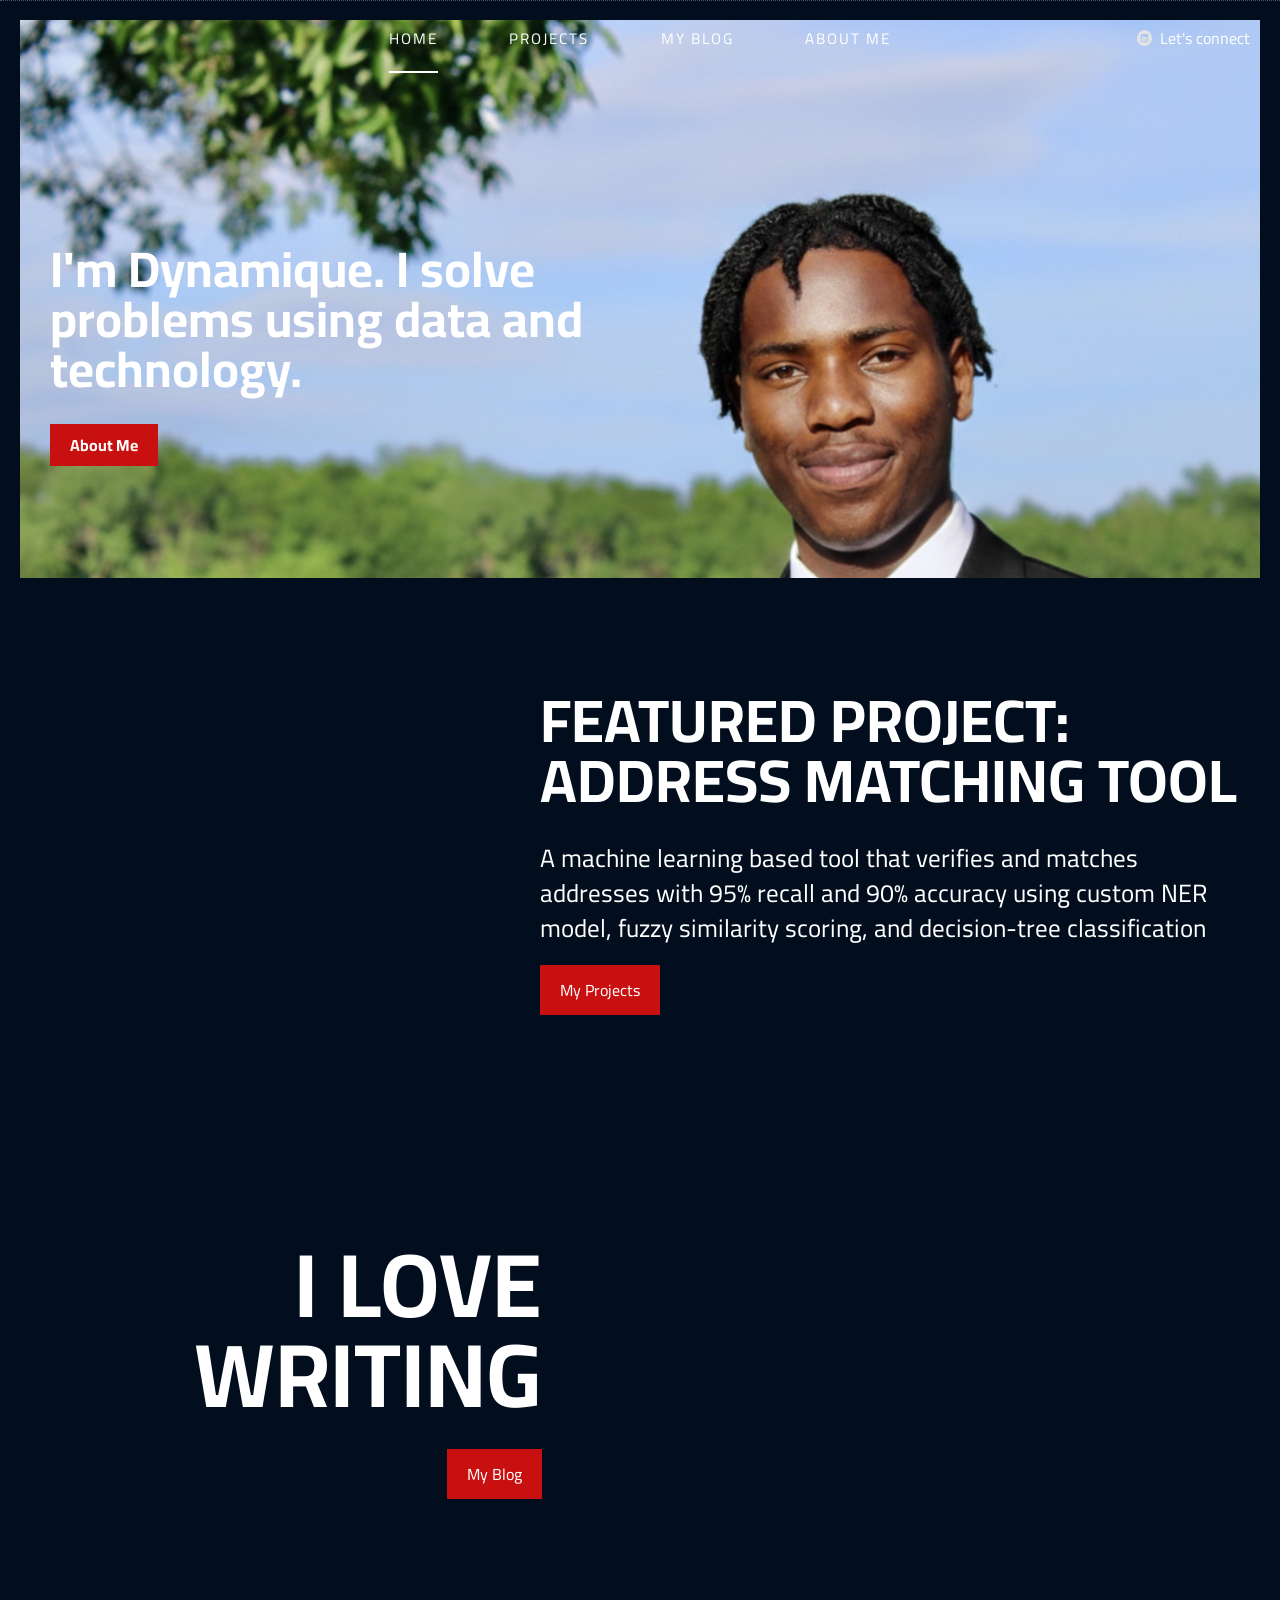
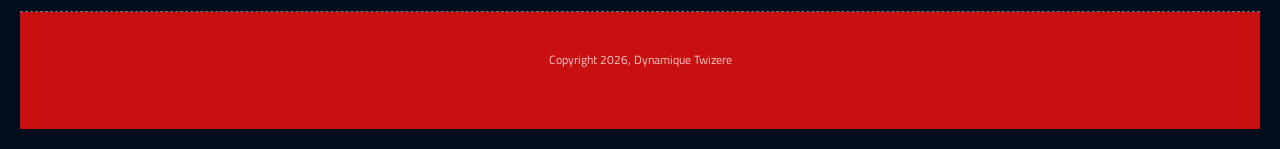
<file: index.html>
<!DOCTYPE html>
<html lang="en-US">
  <head>
    <meta charset="UTF-8">
    <meta name="viewport" content="width=device-width, initial-scale=1.0" />
    <title>Home | Dynamique Twizere</title>
    <link rel="stylesheet" href="css/components.css">
    <link rel="stylesheet" href="css/icons.css">
    <link rel="stylesheet" href="css/responsee.css">
    <link rel="stylesheet" href="owl-carousel/owl.carousel.css">
    <link rel="stylesheet" href="owl-carousel/owl.theme.css">
    <!-- CUSTOM STYLE -->      
    <link rel="stylesheet" href="css/template-style.css">
    <link rel="stylesheet" href="css/my-custom-style.css">
    <link href="https://fonts.googleapis.com/css2?family=Cairo:wght@200;300;400;600;700&display=swap" rel="stylesheet">
    <link href="https://fonts.googleapis.com/css2?family=Mrs+Saint+Delafield&display=swap" rel="stylesheet">  
    <script type="text/javascript" src="js/jquery-1.8.3.min.js"></script>
    <script type="text/javascript" src="js/jquery-ui.min.js"></script>   
  </head>

  <body class="size-1280 primary-color-red border-dark">
    
    <!-- HEADER -->
    <header role="banner" class="position-absolute">
      <!-- Top Navigation -->
      <nav class="background-transparent background-transparent-hightlight full-width sticky">
        <div class="top-nav s-12 l-12">
          <ul class="chevron center-nav">
            <li class="active-item"><a href="index.html">Home</a></li>
            <li><a href="projects.html">Projects</a></li>
            <li><a href="blog.html">My Blog</a></li>
            <li><a href="about-me.html">About Me</a></li>
          </ul>
          <div class="nav-connect text-size-16">
            <a href="https://linkedin.com/in/dynamiquet" target="_blank" rel="noopener">
              <i class="icon-linked_in_circle"></i>
              <span>Let's connect</span>
            </a>
          </div>       
        </div>
      </nav>
    </header>
    
    <!-- MAIN -->
    <main role="main">    
      
      <!-- Section 1 -->
      <header class="section-head background-parallax-container">  
        <div class="line">
          <div class="s-12 m-12 l-7 xl-12 text-left">
            <!-- <h1 class="text-white text-s-size-40 text-m-size-60 text-size-60 text-line-height-1 text-extra-strong margin-bottom-30 animation">
                I am a <br> computer scientist
            </h1> -->
            <div class="line">
              <h1 class="text-white text-s-size-40 text-m-size-60 l-6 text-line-height-1 text-extra-strong margin-bottom-30 animation">
                  I'm Dynamique. I solve problems using data and technology.
              </h1>
            </div>
            <a class="button background-primary text-white text-size-16 text-extra-strong" href="about-me.html">About Me</a>
          </div>          
        </div>
        <div role="img" class="background-parallax" style="background-image:url(my-img/headshot2.png)" aria-label="Full page background image: Dynamique's headshot"></div>
      </header>
      
      <!-- Section 2 -->
      <section class="section background-parallax-container">  
        <div class="line-full">
          <div class="s-12 m-12 l-7 xl-7 l-offset-5 xl-offset-5 xxl-offset-7">
            <h2 class="text-white text-s-size-40 text-m-size-60 text-size-60 text-line-height-1 text-extra-strong text-uppercase margin-bottom-30">
                Featured Project: Address Matching Tool
            </h2>
            
            <p class="text-white text-size-25">A machine learning based tool that verifies and matches addresses with 95% recall and 90% accuracy using custom NER model, fuzzy similarity scoring, and decision-tree classification</p>
            <!-- <p class="text-white text-handwrite text-size-50 margin-bottom-20">We did this</p> -->
            <a class="button background-primary" href="projects.html">My Projects</a>            
          </div>          
        </div>
       </section> 
      
      <!-- Section 3 -->
      <section class="section background-parallax-container">  
        <div class="line">
          <div class="s-12 m-12 l-7 xl-5 text-right">
            <h2 class="text-white text-s-size-40 text-m-size-60 text-size-90 text-line-height-1 text-extra-strong text-uppercase margin-bottom-30">
                I love writing
            </h2>
            <a class="button background-primary" href="blog.html">My Blog</a>            
          </div>          
        </div>
     </section>
  

    </main>
    

  <!-- FOOTER -->
  <footer>
    <div class="background-dark">
      <hr class="break margin-top-bottom-0" style="border-color: #777;">
    </div>
    <section class="padding-2x background-primary full-width">
      <div class="full-width">
        <div class="s-12 l-12">
          <p class="text-size-12 text-center">Copyright 2026, Dynamique Twizere</p>
        </div>
      </div>
    </section>
  </footer>

  <script src="js/responsee.js"></script>
  <script src="owl-carousel/owl.carousel.js"></script>
  <script src="js/template-scripts.js"></script>
</body>
</html>
</file>
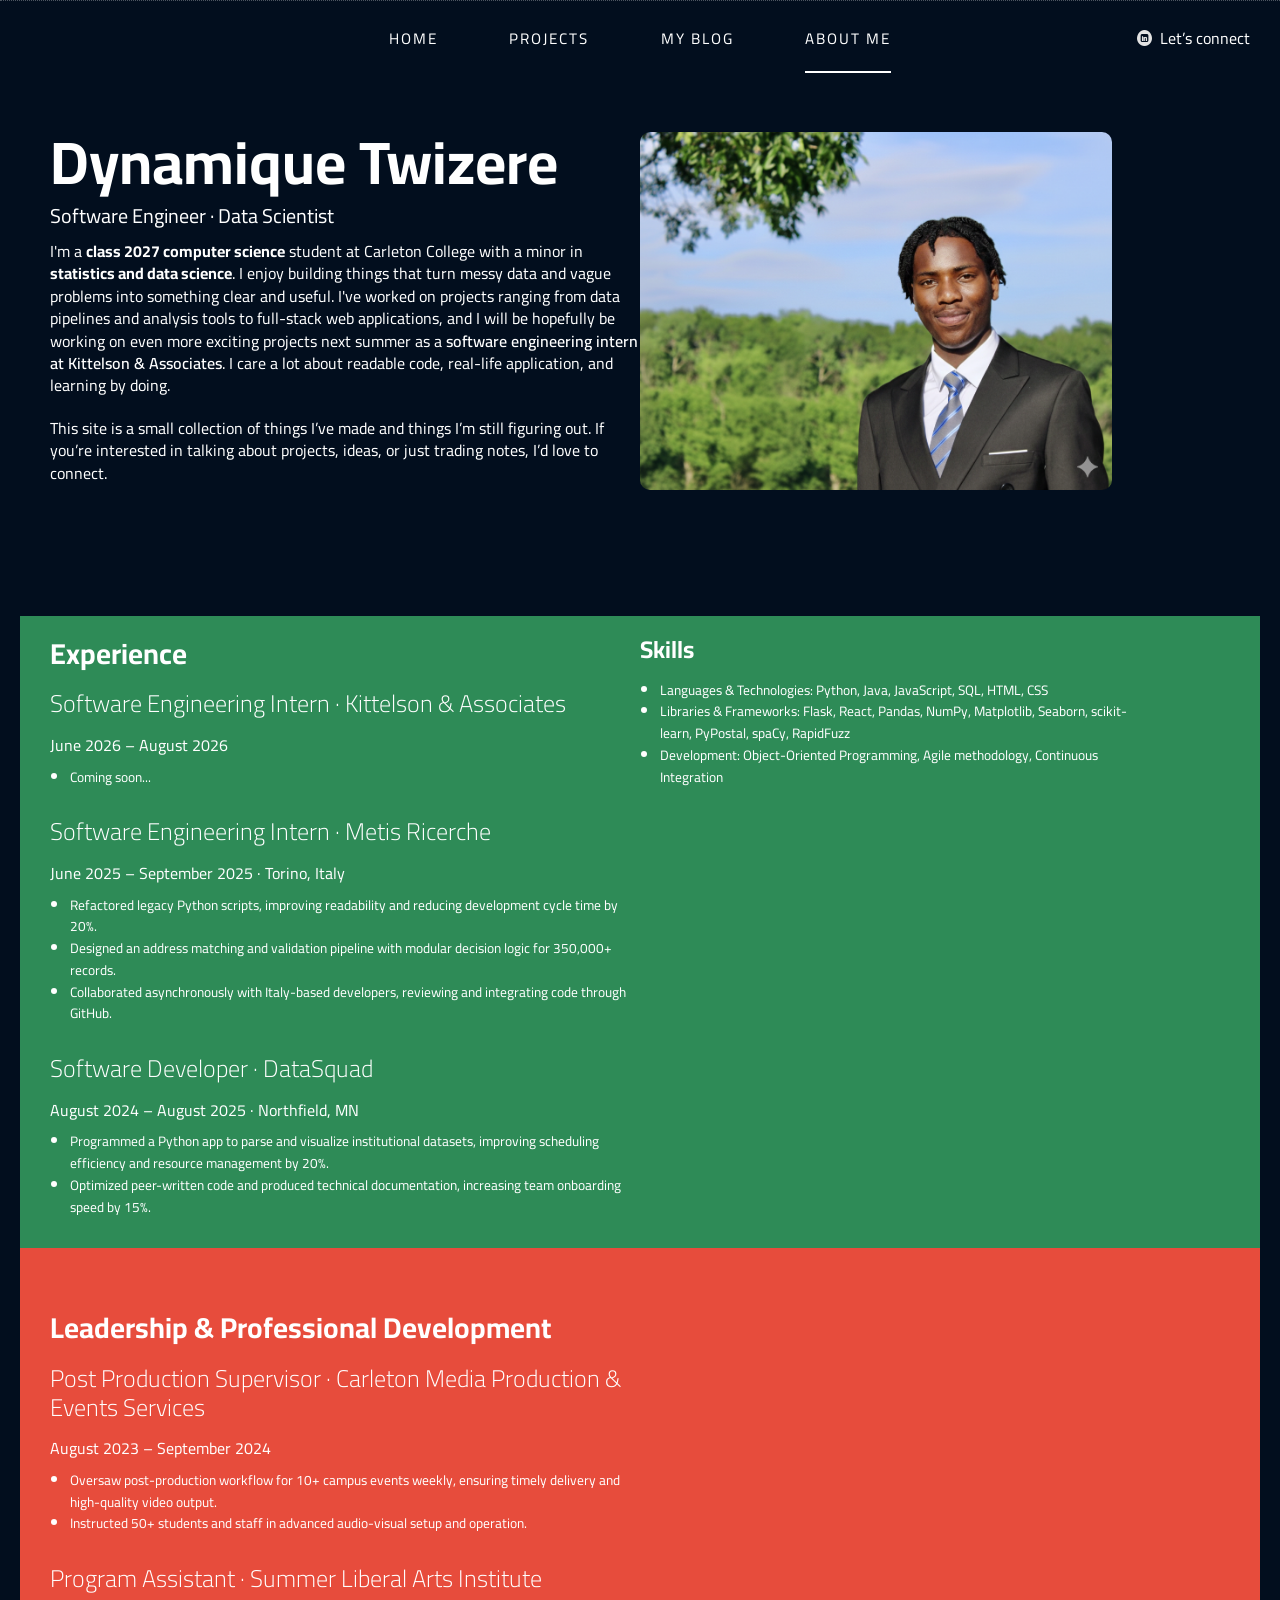
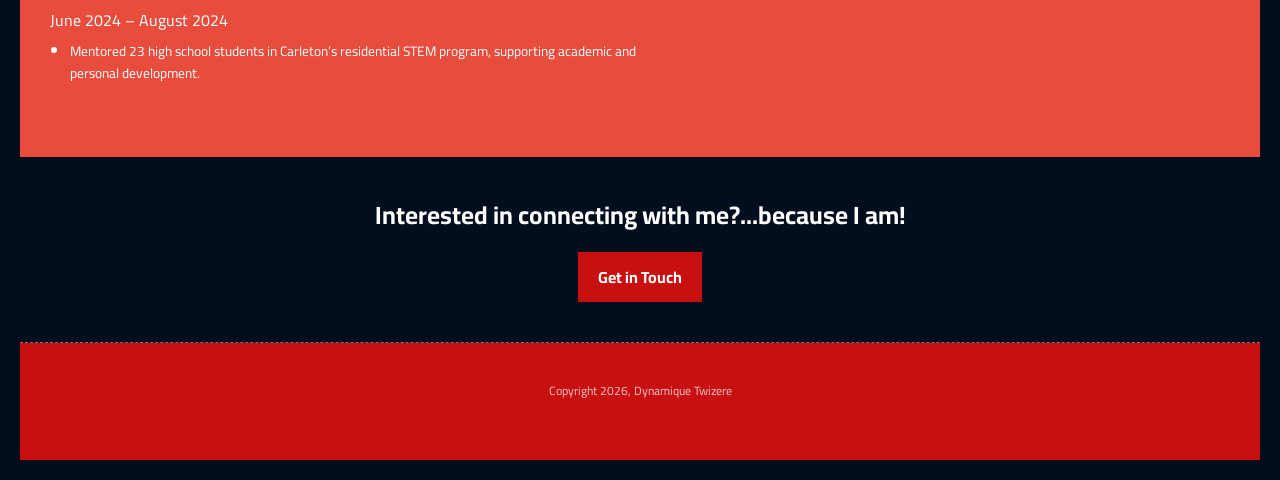
<file: about-me.html>
<!DOCTYPE html>
<html lang="en-US">
<head>
  <meta charset="UTF-8">
  <meta name="viewport" content="width=device-width, initial-scale=1.0" />
  <title>About Me | Dynamique Twizere</title>
  <link rel="stylesheet" href="css/components.css">
  <link rel="stylesheet" href="css/icons.css">
  <link rel="stylesheet" href="css/responsee.css">
  <link rel="stylesheet" href="owl-carousel/owl.carousel.css">
  <link rel="stylesheet" href="owl-carousel/owl.theme.css">
  <link rel="stylesheet" href="css/template-style.css">
  <link rel="stylesheet" href="css/my-custom-style.css">
  <link href="https://fonts.googleapis.com/css2?family=Cairo:wght@200;300;400;600;700&display=swap" rel="stylesheet">
  <link href="https://fonts.googleapis.com/css2?family=Mrs+Saint+Delafield&display=swap" rel="stylesheet">
  <script src="js/jquery-1.8.3.min.js"></script>
  <script src="js/jquery-ui.min.js"></script>
</head>

<body class="size-1280 primary-color-red border-dark">
  <!-- HEADER -->
  <header role="banner" class="position-absolute">
    <nav class="background-transparent background-transparent-hightlight full-width sticky">
      <div class="top-nav s-12 l-12">
        <ul class="chevron center-nav">
          <li><a href="index.html">Home</a></li>
          <li><a href="projects.html">Projects</a></li>
          <li><a href="blog.html">My Blog</a></li>
          <li class="active-item"><a href="about-me.html">About Me</a></li>
        </ul>
        <div class="nav-connect">
          <a href="https://linkedin.com/in/dynamiquet" target="_blank" rel="noopener">
            <i class="icon-linked_in_circle"></i>
            <span>Let’s connect</span>
          </a>
        </div>
      </div>
    </nav>
  </header>

  <!-- MAIN -->
  <main role="main">
    <!-- Resume Header -->
    <section class="section">
      <div class="line">
        <div class="s-12 m-12 l-6">
          <h1 class="text-white text-s-size-40 text-m-size-55 text-size-60 text-line-height-1 text-extra-strong margin-bottom-10">
            Dynamique Twizere
          </h1>
          <p class="text-white text-size-20 margin-bottom-10">Software Engineer · Data Scientist</p>
          <p class="text-white text-size-16 margin-bottom-20">
            I'm a <span class="text-extra-strong">class 2027 computer science</span> student at Carleton College with a minor in <span class="text-extra-strong">statistics and data science</span>. I enjoy building things that turn messy data and vague problems into something clear and useful. I've worked on projects ranging from data pipelines and analysis tools to full-stack web applications, and I will be hopefully be working on even more exciting projects next summer as a <strong><a href="https://www.kittelson.com/" target="_blank" rel="noopener">software engineering intern at Kittelson & Associates</a></strong>. I care a lot about readable code, real-life application, and learning by doing.
          
          </p>
          <p class="text-white text-size-16 margin-bottom-20">This site is a small collection of things I’ve made and things I’m still figuring out. If you’re interested in talking about projects, ideas, or just trading notes, I’d love to connect. </p>
        </div>
    <div class="hide-s hide-m l-6"
        style="display: flex; justify-content: center; align-items: center; height: 80%; margin-left: 0px;">
        <img src="my-img/headshot2.png" alt="Headshot of Dynamique Twizere" 
      style="border-radius: 10px; max-width: 80%; height: auto;">
    </div>
      </div>
    </section>

    <!-- Experience -->
    <section class="section padding" style="background-color: #2E8B57;">
      <div class="line">
        <div class="s-12 m-12 l-6">
          <h2 class="text-white text-s-size-32 text-extra-strong margin-bottom-20">Experience</h2>
          <div class="margin-bottom-30">
        <h3 class="text-white text-size-22 margin-bottom-5">Software Engineering Intern · Kittelson & Associates</h3>
        <p class="text-white text-size-16 margin-bottom-10">June 2026 – August 2026</p>
        <ul class="text-white text-size-20 margin-bottom-10">
          <li>Coming soon...
        </ul>
          </div>
          <div class="margin-bottom-30">
        <h3 class="text-white text-size-22 margin-bottom-5">Software Engineering Intern · Metis Ricerche</h3>
        <p class="text-white text-size-16 margin-bottom-10">June 2025 – September 2025 · Torino, Italy</p>
        <ul class="text-white text-size-20 margin-bottom-10">
          <li>Refactored legacy Python scripts, improving readability and reducing development cycle time by 20%.</li>
          <li>Designed an address matching and validation pipeline with modular decision logic for 350,000+ records.</li>
          <li>Collaborated asynchronously with Italy-based developers, reviewing and integrating code through GitHub.</li>
        </ul>
          </div>
          <div class="margin-bottom-0">
            <h3 class="text-white text-size-22 margin-bottom-5">Software Developer · DataSquad</h3>
            <p class="text-white text-size-16 margin-bottom-10">August 2024 – August 2025 · Northfield, MN</p>
            <ul class="text-white text-size-16 margin-bottom-10">
              <li>Programmed a Python app to parse and visualize institutional datasets, improving scheduling efficiency and resource management by 20%.</li>
              <li>Optimized peer-written code and produced technical documentation, increasing team onboarding speed by 15%.</li>
            </ul>
          </div>
        </div>
        <div class="s-12 l-5">
          <h3 class="text-white text-s-size-26 text-extra-strong margin-bottom-15">Skills</h3>
          <ul class="text-white text-size-16 margin-bottom-20">
            <li>Languages & Technologies: Python, Java, JavaScript, SQL, HTML, CSS</li>
            <li>Libraries & Frameworks: Flask, React, Pandas, NumPy, Matplotlib, Seaborn, scikit-learn, PyPostal, spaCy, RapidFuzz</li>
            <li>Development: Object-Oriented Programming, Agile methodology, Continuous Integration</li>
          </ul>
        </div>
      </div>

    </section>

    <!-- Leadership & Professional Development -->
    <section class="section background-custom-accent" style="padding-top: 5%; padding-bottom: 5%;">
      <div class="line">
        <div class="s-12 m-12 l-6">
          <h2 class="text-white text-s-size-32 text-extra-strong margin-bottom-20">Leadership & Professional Development</h2>
          <div class="margin-bottom-30">
            <h3 class="text-white text-size-22 margin-bottom-5">Post Production Supervisor · Carleton Media Production & Events Services</h3>
            <p class="text-white text-size-16 margin-bottom-10">August 2023 – September 2024</p>
            <ul class="text-white text-size-16 margin-bottom-10">
              <li>Oversaw post-production workflow for 10+ campus events weekly, ensuring timely delivery and high-quality video output.</li>
              <li>Instructed 50+ students and staff in advanced audio-visual setup and operation.</li>
            </ul>
          </div>
          <div class="margin-bottom-0">
            <h3 class="text-white text-size-22 margin-bottom-5">Program Assistant · Summer Liberal Arts Institute</h3>
            <p class="text-white text-size-16 margin-bottom-10">June 2024 – August 2024</p>
            <ul class="text-white text-size-16 margin-bottom-10">
              <li>Mentored 23 high school students in Carleton’s residential STEM program, supporting academic and personal development.</li>
            </ul>
          </div>
        </div>
      </div>
    </section>

    <!-- Contact CTA -->
    <section class="section text-center padding-2x">
      <div class="line">
        <p class="text-white text-size-25 text-extra-strong margin-bottom-20">Interested in connecting with me?...because I am!</p>
        <a class="button background-primary text-extra-strong" href="https://linkedin.com/in/dynamiquet" target="_blank" rel="noopener">Get in Touch</a>
      </div>
    </section>
  </main>

  <!-- FOOTER -->
  <footer>
    <div class="background-dark">
      <hr class="break margin-top-bottom-0" style="border-color: #777;">
    </div>
    <section class="padding-2x background-primary full-width">
      <div class="full-width">
        <div class="s-12 l-12">
          <p class="text-size-12 text-center">Copyright 2026, Dynamique Twizere</p>
        </div>
      </div>
    </section>
  </footer>

  <script src="js/responsee.js"></script>
  <script src="owl-carousel/owl.carousel.js"></script>
  <script src="js/template-scripts.js"></script>
</body>
</html>
</file>
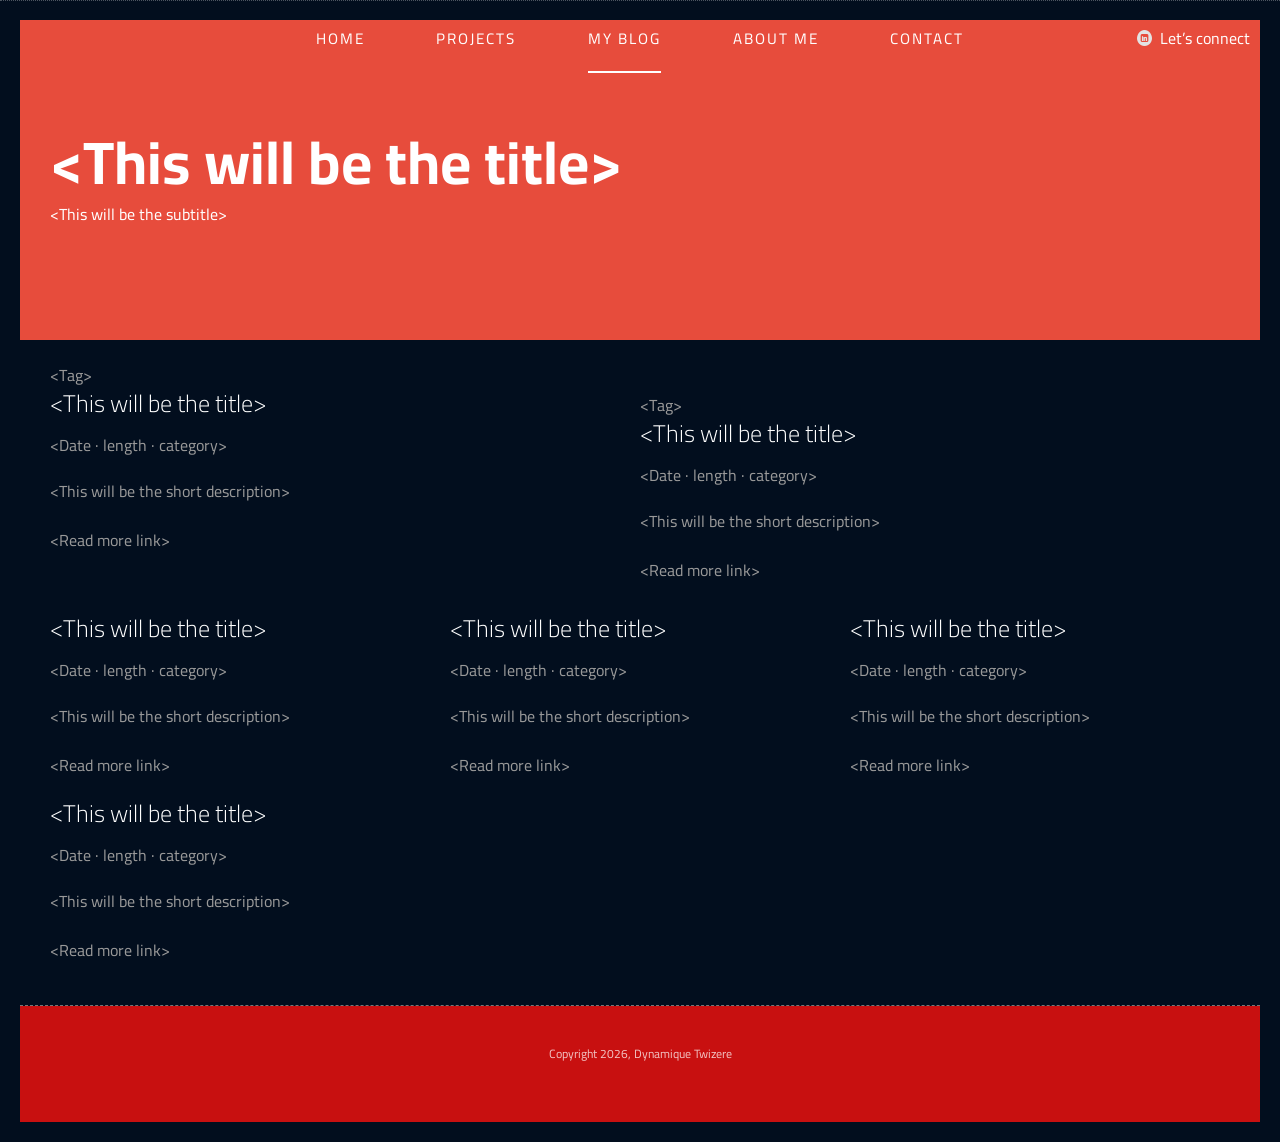
<file: blog.html>
<!DOCTYPE html>
<html lang="en-US">
<head>
  <meta charset="UTF-8">
  <meta name="viewport" content="width=device-width, initial-scale=1.0" />
  <title>My Blog | Dynamique Twizere</title>
  <link rel="stylesheet" href="css/components.css">
  <link rel="stylesheet" href="css/icons.css">
  <link rel="stylesheet" href="css/responsee.css">
  <link rel="stylesheet" href="owl-carousel/owl.carousel.css">
  <link rel="stylesheet" href="owl-carousel/owl.theme.css">
  <link rel="stylesheet" href="css/template-style.css">
  <link rel="stylesheet" href="css/my-custom-style.css">
  <link href="https://fonts.googleapis.com/css2?family=Cairo:wght@200;300;400;600;700&display=swap" rel="stylesheet">
  <link href="https://fonts.googleapis.com/css2?family=Mrs+Saint+Delafield&display=swap" rel="stylesheet">
  <script src="js/jquery-1.8.3.min.js"></script>
  <script src="js/jquery-ui.min.js"></script>
</head>
<body class="size-1280 primary-color-red border-dark">
  <!-- HEADER -->
  <header role="banner" class="position-absolute">
    <nav class="background-transparent background-transparent-hightlight full-width sticky">
      <div class="top-nav s-12 l-12">
        <ul class="chevron center-nav">
          <li><a href="index.html">Home</a></li>
          <li><a href="references.html">Projects</a></li>
          <li class="active-item"><a href="blog.html">My Blog</a></li>
          <li><a href="about-me.html">About Me</a></li>
          <li><a href="contact.html">Contact</a></li>
        </ul>
        <div class="nav-connect">
          <a href="https://linkedin.com/in/dynamiquet" target="_blank" rel="noopener">
            <i class="icon-linked_in_circle"></i>
            <span>Let’s connect</span>
          </a>
        </div>
      </div>
    </nav>
  </header>

  <!-- MAIN -->
  <main role="main">
    <section class="section background-custom-accent section-blog-hero">
      <div class="line">
        <div class="s-12 m-12 l-8">
          <h1 class="text-white text-s-size-40 text-m-size-55 text-size-60 text-line-height-1 text-extra-strong margin-bottom-10">
            &lt;This will be the title&gt;
          </h1>
          <p class="text-white text-size-18 margin-bottom-0">
            &lt;This will be the subtitle&gt;
          </p>
        </div>
      </div>
    </section>

    <section class="section padding section-blog-grid background-dark">
      <div class="line margin-bottom-30">
        <div class="s-12 m-12 l-6">
          <article class="blog-card">
            <span class="tag-pill">&lt;Tag&gt;</span>
            <h3>&lt;This will be the title&gt;</h3>
            <p class="meta">&lt;Date · length · category&gt;</p>
            <p>&lt;This will be the short description&gt;</p>
            <a href="#placeholder-1">&lt;Read more link&gt;</a>
          </article>
        </div>
        <div class="s-12 m-12 l-6 margin-top-30 l-margin-top-0">
          <article class="blog-card">
            <span class="tag-pill">&lt;Tag&gt;</span>
            <h3>&lt;This will be the title&gt;</h3>
            <p class="meta">&lt;Date · length · category&gt;</p>
            <p>&lt;This will be the short description&gt;</p>
            <a href="#placeholder-2">&lt;Read more link&gt;</a>
          </article>
        </div>
      </div>

      <div class="line">
        <div class="margin">
          <div class="s-12 m-6 l-4 margin-bottom">
            <article class="blog-card">
              <h3>&lt;This will be the title&gt;</h3>
              <p class="meta">&lt;Date · length · category&gt;</p>
              <p>&lt;This will be the short description&gt;</p>
              <a href="#placeholder-3">&lt;Read more link&gt;</a>
            </article>
          </div>
          <div class="s-12 m-6 l-4 margin-bottom">
            <article class="blog-card">
              <h3>&lt;This will be the title&gt;</h3>
              <p class="meta">&lt;Date · length · category&gt;</p>
              <p>&lt;This will be the short description&gt;</p>
              <a href="#placeholder-4">&lt;Read more link&gt;</a>
            </article>
          </div>
          <div class="s-12 m-6 l-4 margin-bottom">
            <article class="blog-card">
              <h3>&lt;This will be the title&gt;</h3>
              <p class="meta">&lt;Date · length · category&gt;</p>
              <p>&lt;This will be the short description&gt;</p>
              <a href="#placeholder-5">&lt;Read more link&gt;</a>
            </article>
          </div>
          <div class="s-12 m-6 l-4 margin-bottom">
            <article class="blog-card">
              <h3>&lt;This will be the title&gt;</h3>
              <p class="meta">&lt;Date · length · category&gt;</p>
              <p>&lt;This will be the short description&gt;</p>
              <a href="#placeholder-6">&lt;Read more link&gt;</a>
            </article>
          </div>
        </div>
      </div>
    </section>
  </main>

  <!-- FOOTER -->
  <footer>
    <div class="background-dark">
      <hr class="break margin-top-bottom-0" style="border-color: #777;">
    </div>
    <section class="padding-2x background-primary full-width">
      <div class="full-width">
        <div class="s-12 l-12">
          <p class="text-size-12 text-center">Copyright 2026, Dynamique Twizere</p>
        </div>
      </div>
    </section>
  </footer>

  <script src="js/responsee.js"></script>
  <script src="owl-carousel/owl.carousel.js"></script>
  <script src="js/template-scripts.js"></script>
</body>
</html>
</file>
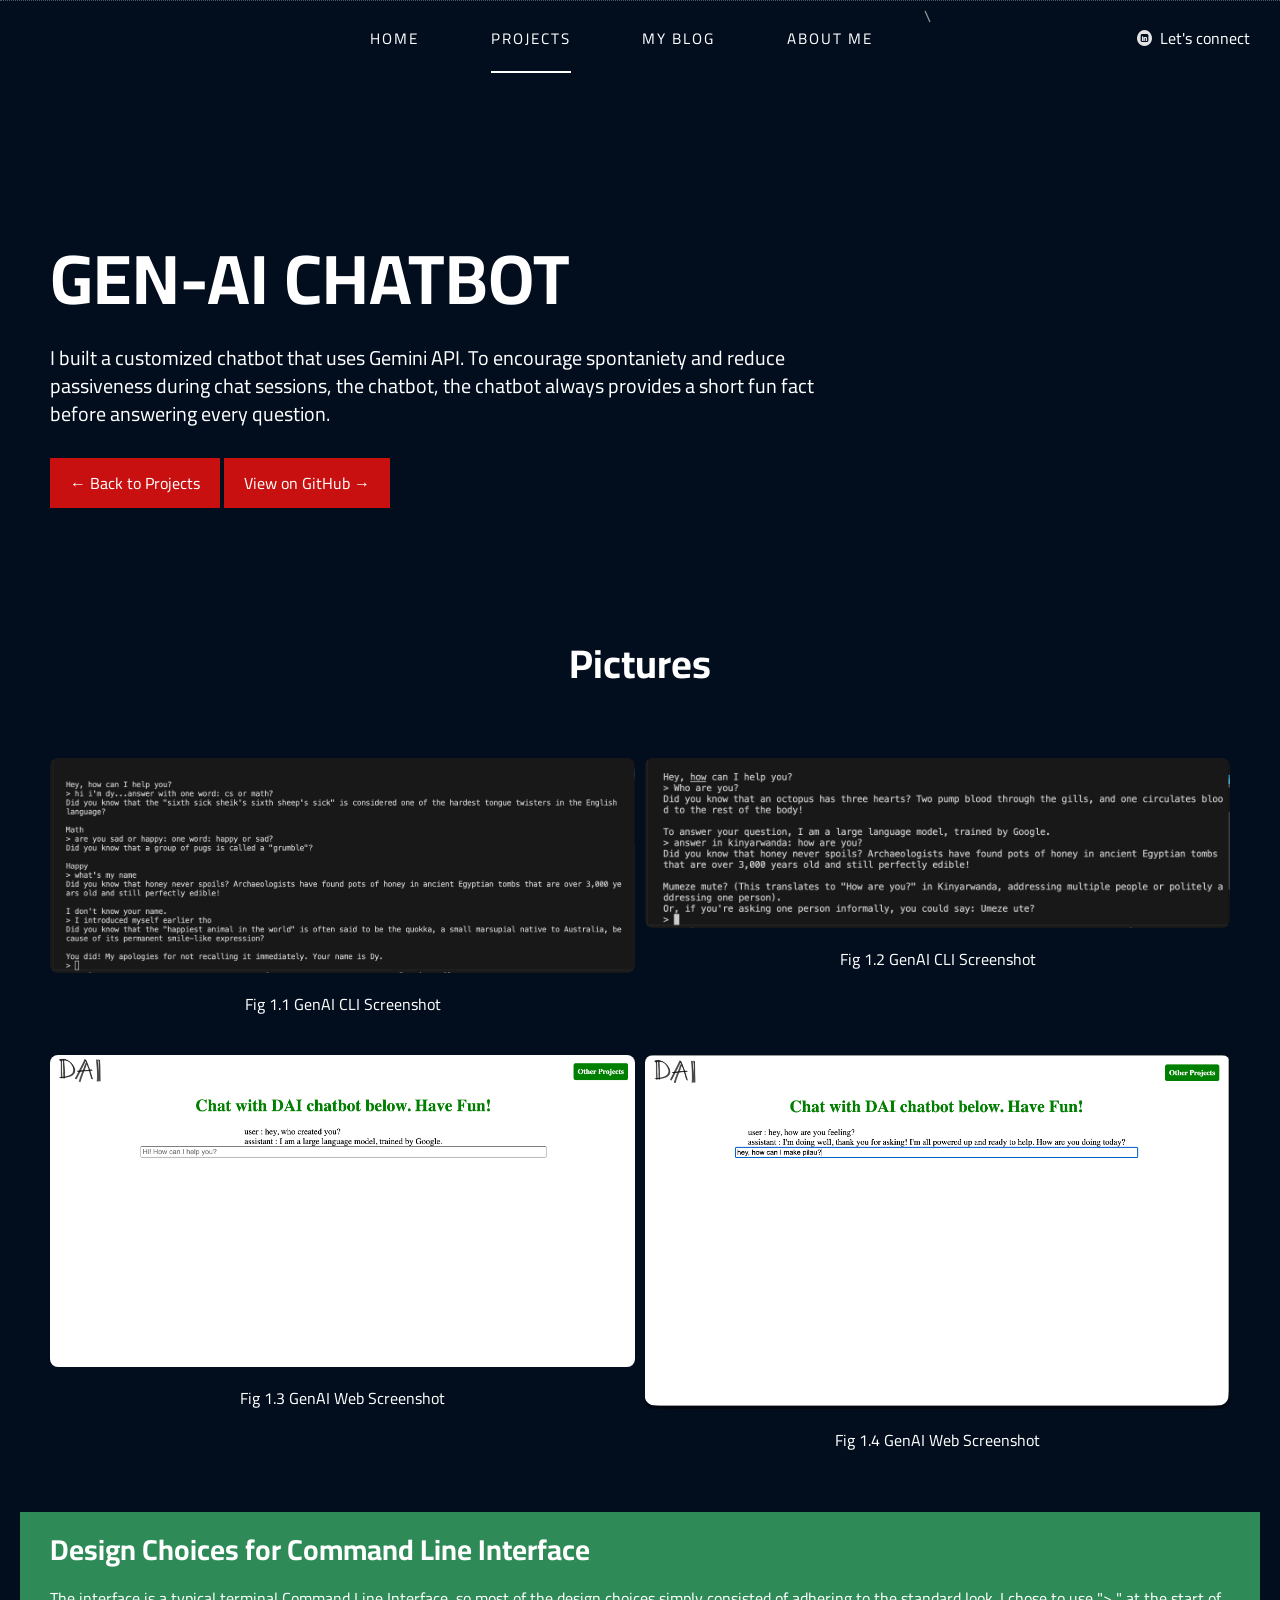
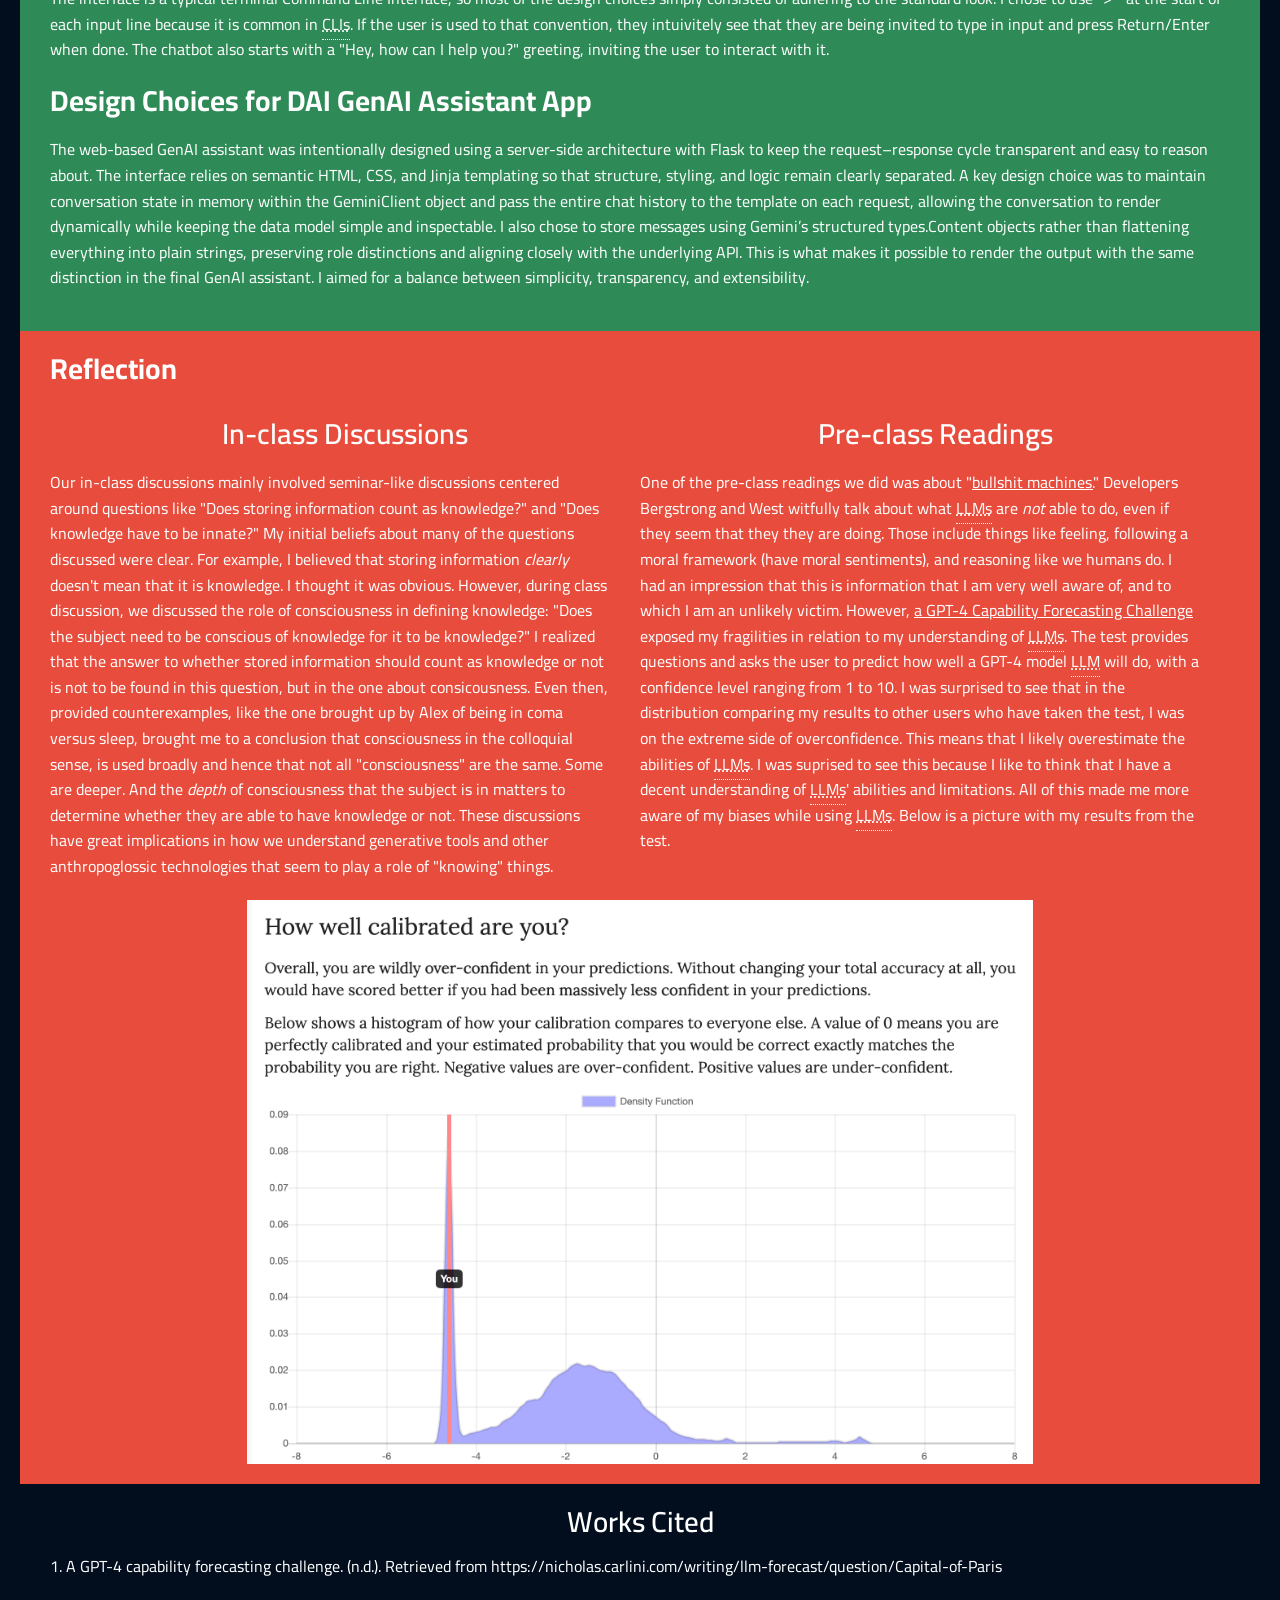
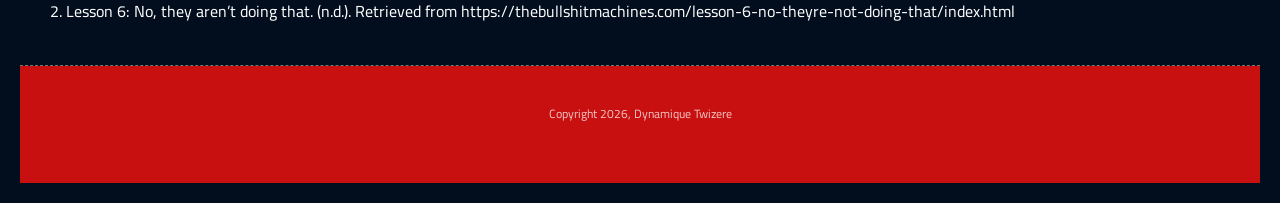
<file: gen-ai-chatbot.html>
<!DOCTYPE html>
<html lang="en-US">
<head>
  <meta charset="UTF-8">
  <meta name="viewport" content="width=device-width, initial-scale=1.0" />
  <title>Project Name | Dynamique Twizere</title>
  <link rel="stylesheet" href="css/components.css">
  <link rel="stylesheet" href="css/icons.css">
  <link rel="stylesheet" href="css/responsee.css">
  <link rel="stylesheet" href="owl-carousel/owl.carousel.css">
  <link rel="stylesheet" href="owl-carousel/owl.theme.css">
  <link rel="stylesheet" href="css/template-style.css">
  <link rel="stylesheet" href="css/my-custom-style.css">
  <link href="https://fonts.googleapis.com/css2?family=Cairo:wght@200;300;400;600;700&display=swap" rel="stylesheet">
  <link href="https://fonts.googleapis.com/css2?family=Mrs+Saint+Delafield&display=swap" rel="stylesheet">
  <script src="js/jquery-1.8.3.min.js"></script>
  <script src="js/jquery-ui.min.js"></script>
</head>
<body class="size-1280 primary-color-red border-dark">
  <!-- HEADER -->
  <header role="banner" class="position-absolute">
    <nav class="background-transparent background-transparent-hightlight full-width sticky">
      <div class="top-nav s-12 l-12">
        <ul class="chevron center-nav">
          <li><a href="index.html">Home</a></li>
          <li class="active-item"><a href="projects.html">Projects</a></li>
          <li><a href="blog.html">My Blog</a></li>
          <li><a href="about-me.html">About Me</a></li>
\        </ul>
        <div class="nav-connect">
          <a href="https://linkedin.com/in/dynamiquet" target="_blank" rel="noopener">
            <i class="icon-linked_in_circle"></i>
            <span>Let's connect</span>
          </a>
        </div>
      </div>
    </nav>
  </header>

  <!-- MAIN -->
  <main role="main">
    <!-- Overview Section -->
    <header class="section-head background-parallax-container">  
      <div class="line">
        <div class="s-12 m-12 l-8">
          <h1 class="text-white text-s-size-30 text-m-size-50 text-size-70 text-line-height-1 text-extra-strong text-uppercase margin-bottom-30">
            Gen-ai Chatbot
          </h1>
          <p class="text-white text-size-20 margin-bottom-30">
            I built a customized chatbot that uses Gemini API. To encourage spontaniety and reduce passiveness during chat sessions, the chatbot, the chatbot always provides a short fun fact before answering every question.
          </p>
          <a class="button background-primary" href="projects.html">← Back to Projects</a>
          <a class="button background-primary" href="https://github.com/dynamiquet/genai-assistant" target="_blank">View on GitHub →</a>
        </div>          
      </div>
    </header>

    <!-- Circuit Diagrams Section -->
    <section class="section padding background-dark">
      <div class="line">
      <div class="s-12 text-center margin-bottom-40">
        <h2 class="text-white text-size-40 text-extra-strong margin-bottom-30">Pictures</h2>
      </div>
      <div class="adaptive-flex s-12 m-12 l-12 margin-bottom" style="display: flex; justify-content: space-between; gap: 10px;">
        <div class="s-12 m-6 l-6">
          <img src="my-img/GenAI_CLI_1.png" alt="GenAI CLI screenshot 1" style="width: 100%; border-radius: 8px;">
          <p class="text-white text-size-16 text-center margin-top-20">Fig 1.1 GenAI CLI Screenshot</p>
        </div>
        <div class="s-12 m-6 l-6">
          <img src="my-img/GenAI_CLI_2.png" alt="GenAI CLI screenshot 2" style="width: 100%; border-radius: 8px;">
          <p class="text-white text-size-16 text-center margin-top-20">Fig 1.2 GenAI CLI Screenshot</p>
        </div>
      </div>
      <div class="adaptive-flex s-12 m-12 l-12 margin-bottom" style="display: flex; justify-content: space-between; gap: 10px;">
        <div class="s-12 m-6 l-6">
          <img src="my-img/GenAI_Web_1.png" alt="GenAI web version screenshot 1" style="width: 100%; border-radius: 8px;">
          <p class="text-white text-size-16 text-center margin-top-20">Fig 1.3 GenAI Web Screenshot</p>
        </div>
        <div class="s-12 m-6 l-6">
          <img src="my-img/GenAI_Web_2.png" alt="GenAI web version screenshot 2" style="width: 100%; border-radius: 8px;">
          <p class="text-white text-size-16 text-center margin-top-20">Fig 1.4 GenAI Web Screenshot</p>
        </div>
      </div>
      </div>
    </section>
    
    <!-- Description -->
    <section class="section padding" style="background-color: #2E8B57;">
      <div class="line">
        <div class="s-12 m-12 l-12">
          <h2 class="text-white text-s-size-32 text-extra-strong margin-bottom-20">Design Choices for Command Line Interface</h2>
            <p class="text-white text-size-18 margin-bottom-20">
            The interface is a typical terminal Command Line Interface, so most of the design choices simply consisted of adhering to the standard look. I chose to use "> " at the start of each input line because it is common in <abbr title="Command Line Interface">CLIs</abbr>. If the user is used to that convention, they intuivitely see that they are being invited to type in input and press Return/Enter when done. The chatbot also starts with a "Hey, how can I help you?" greeting, inviting the user to interact with it. 
            </p>
          <h2 class="text-white text-s-size-32 text-extra-strong margin-bottom-20">Design Choices for DAI GenAI Assistant App</h2>
            <p class="text-white text-size-18 margin-bottom-20">
              The web-based GenAI assistant was intentionally designed using a server-side architecture with Flask to keep the request–response cycle transparent and easy to reason about. The interface relies on semantic HTML, CSS, and Jinja templating so that structure, styling, and logic remain clearly separated. A key design choice was to maintain conversation state in memory within the GeminiClient object and pass the entire chat history to the template on each request, allowing the conversation to render dynamically while keeping the data model simple and inspectable. I also chose to store messages using Gemini’s structured types.Content objects rather than flattening everything into plain strings, preserving role distinctions and aligning closely with the underlying API. This is what makes it possible to render the output with the same distinction in the final GenAI assistant. I aimed for a balance between simplicity, transparency, and extensibility.
            </p>
        </div>
      </div>
    </section>

    <!-- Reflection -->
    <section class="section padding background-custom-accent" style="padding-top: 5%; padding-bottom: 5%;">
      <div class="line">
        <div class="s-12 m-12 l-12">
          <h2 class="text-white text-s-size-32 text-extra-strong margin-bottom-30">Reflection</h2>
          <div class="s-12 m-12 l-6">
            <h2 class="text-white text-s-size-24 text-center text-strong margin-bottom-20">In-class Discussions</h2>
            <p class="text-white text-s-size-18 margin-right-30">
              Our in-class discussions mainly involved seminar-like discussions centered around questions like "Does storing information count as knowledge?" and "Does knowledge have to be innate?" My initial beliefs about many of the questions discussed were clear. For example, I believed that storing information <i>clearly</i> doesn't mean that it is knowledge. I thought it was obvious. However, during class discussion, we discussed the role of consciousness in defining knowledge: "Does the subject need to be conscious of knowledge for it to be knowledge?" I realized that the answer to whether stored information should count as knowledge or not is not to be found in this question, but in the one about consicousness. Even then, provided counterexamples, like the one brought up by Alex of being in coma versus sleep, brought me to a conclusion that consciousness in the colloquial sense, is used broadly and hence that not all "consciousness" are the same. Some are deeper. And the <i>depth</i> of consciousness that the subject is in matters to determine whether they are able to have knowledge or not. These discussions have great implications in how we understand generative tools and other anthropoglossic technologies that seem to play a role of "knowing" things.
            </p>
          </div>
          <div class="s-12 m-12 l-6">
            <h2 class="text-white text-center text-s-size-24 text-strong margin-bottom-20">Pre-class Readings</h2>
            <p class="text-white text-s-size-18 margin-bottom-20 margin-right-30">
             One of the pre-class readings we did was about "<a href="https://thebullshitmachines.com/lesson-6-no-theyre-not-doing-that/index.html" style="text-decoration: underline;" target="_blank" alt="Link to Bullshit Machines article">bullshit machines.</a>" Developers Bergstrong and West witfully talk about what <abbr title="Large Language Models">LLMs</abbr> are <i>not</i> able to do, even if they seem that they they are doing. Those include things like feeling, following a moral framework (have moral sentiments), and reasoning like we humans do. I had an impression that this is information that I am very well aware of, and to which I am an unlikely victim. However, <a href="https://nicholas.carlini.com/writing/llm-forecast/question/Capital-of-Paris" style="text-decoration: underline;">a GPT-4 Capability Forecasting Challenge</a> exposed my fragilities in relation to my understanding of <abbr title="Large Language Models">LLMs</abbr>. The test provides questions and asks the user to predict how well a GPT-4 model <abbr title="Large Language Models">LLM</abbr> will do, with a confidence level ranging from 1 to 10. I was surprised to see that in the distribution comparing my results to other users who have taken the test, I was on the extreme side of overconfidence. This means that I likely overestimate the abilities of <abbr title="Large Language Models">LLMs</abbr>. I was suprised to see this because I like to think that I have a decent understanding of <abbr title="Large Language Models">LLMs</abbr>' abilities and limitations. All of this made me more aware of my biases while using <abbr title="Large Language Models">LLMs</abbr>. Below is a picture with my results from the test.
            </p>
          </div>
        </div>
      </div>
      <div class="line">
        <div class="s-12 l-8 center">
          <img src="my-img/Predict-GPT-4-Performance-Test.png" alt="Dynamique's results while predicting GPT-4 model performance">
        </div>
      </div>
    </section>

    <!-- APA Citations -->
    <section class="section padding" >
      <div class="line">
        <div class="s-12">
          <h2 class="text-white text-strong text-center">Works Cited</h2>
        </div>
        <div class="s-12 m-12">
            <p class="text-white text-size-18 margin-right-30">1. A GPT-4 capability forecasting challenge. (n.d.). Retrieved from https://nicholas.carlini.com/writing/llm-forecast/question/Capital-of-Paris</p>

            <p class="text-white text-size-18 margin-right-30">2. Lesson 6: No, they aren’t doing that. (n.d.). Retrieved from https://thebullshitmachines.com/lesson-6-no-theyre-not-doing-that/index.html</p>
        </div>
      </div>
    </section>

  <!-- FOOTER -->
  <footer>
    <div class="background-dark">
      <hr class="break margin-top-bottom-0" style="border-color: #777;">
    </div>
    <section class="padding-2x background-primary full-width">
      <div class="full-width">
        <div class="s-12 l-12">
          <p class="text-size-12 text-center">Copyright 2026, Dynamique Twizere</p>
        </div>
      </div>
    </section>
  </footer>

  <script src="js/responsee.js"></script>
  <script src="owl-carousel/owl.carousel.js"></script>
  <script src="js/template-scripts.js"></script>
</body>
</html>
</file>
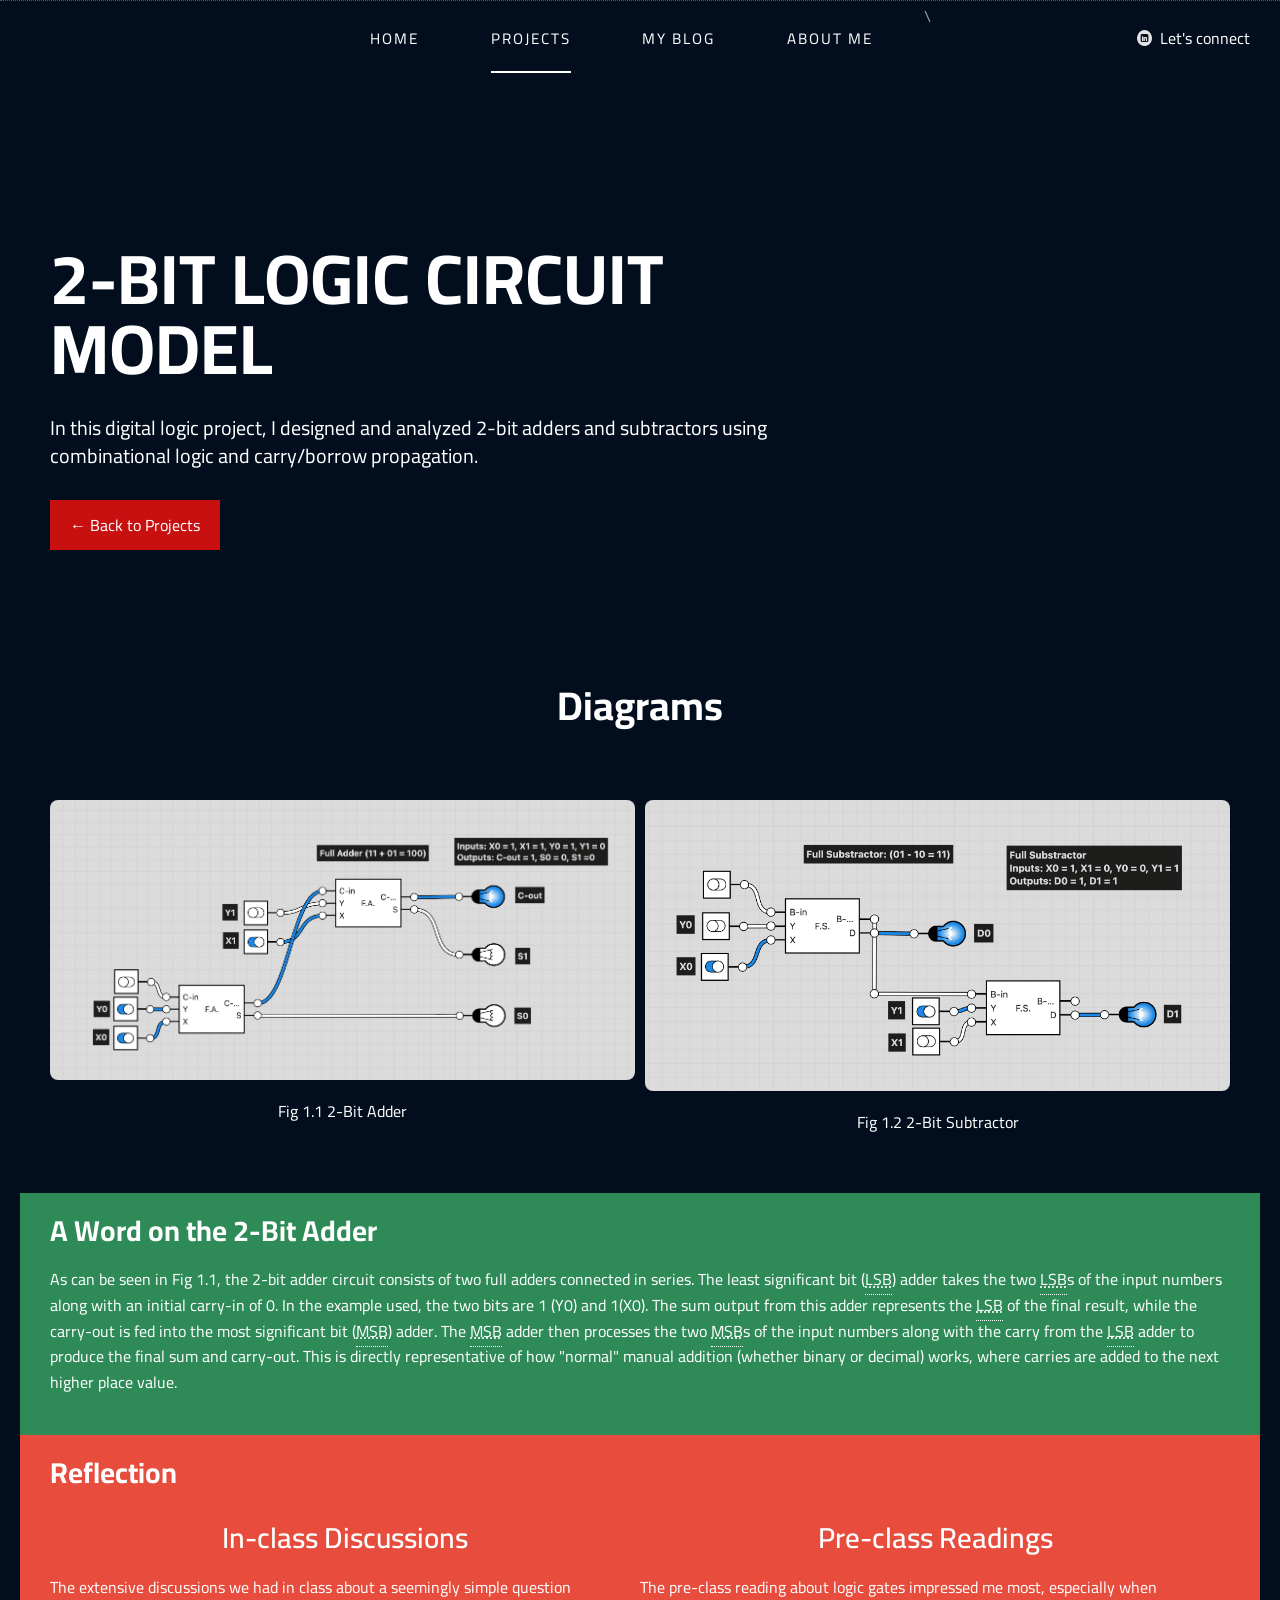
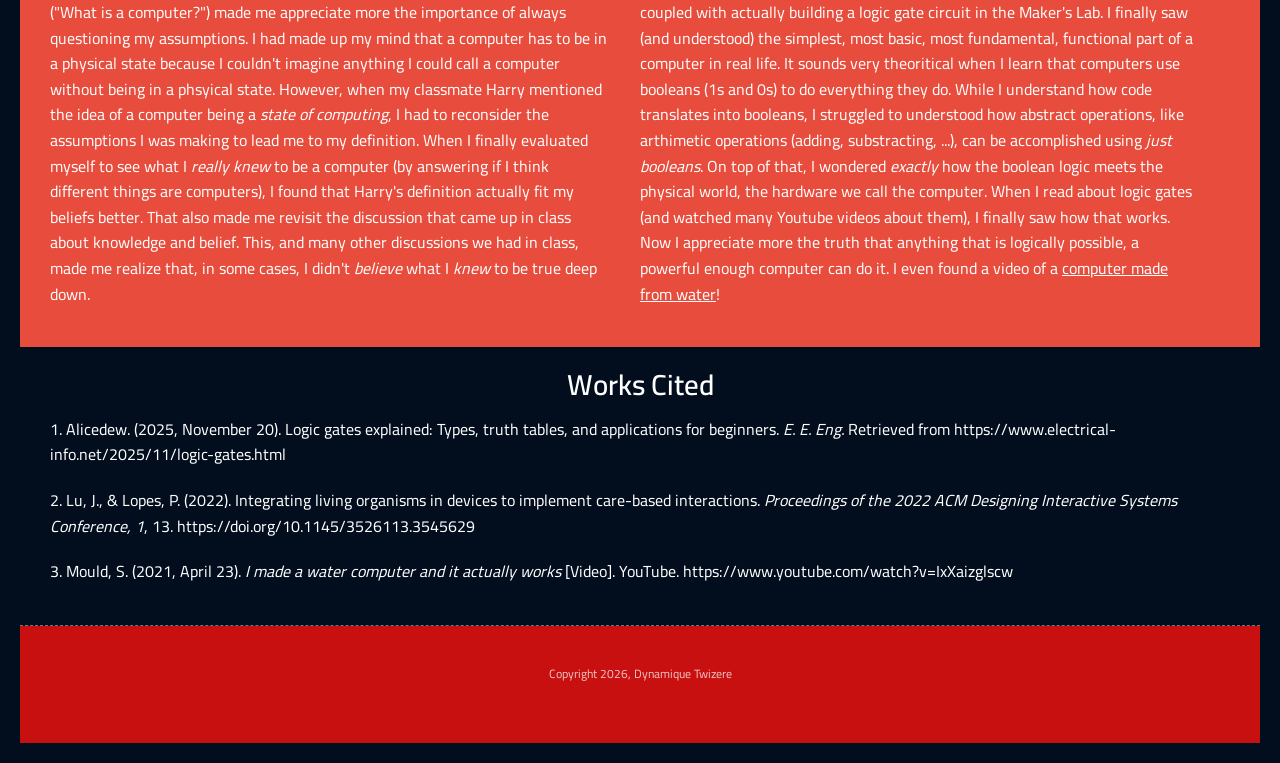
<file: logic-circuits.html>
<!DOCTYPE html>
<html lang="en-US">
<head>
  <meta charset="UTF-8">
  <meta name="viewport" content="width=device-width, initial-scale=1.0" />
  <title>2-Bit Logic Circuit Model | Dynamique Twizere</title>
  <link rel="stylesheet" href="css/components.css">
  <link rel="stylesheet" href="css/icons.css">
  <link rel="stylesheet" href="css/responsee.css">
  <link rel="stylesheet" href="owl-carousel/owl.carousel.css">
  <link rel="stylesheet" href="owl-carousel/owl.theme.css">
  <link rel="stylesheet" href="css/template-style.css">
  <link rel="stylesheet" href="css/my-custom-style.css">
  <link href="https://fonts.googleapis.com/css2?family=Cairo:wght@200;300;400;600;700&display=swap" rel="stylesheet">
  <link href="https://fonts.googleapis.com/css2?family=Mrs+Saint+Delafield&display=swap" rel="stylesheet">
  <script src="js/jquery-1.8.3.min.js"></script>
  <script src="js/jquery-ui.min.js"></script>
</head>
<body class="size-1280 primary-color-red border-dark">
  <!-- HEADER -->
  <header role="banner" class="position-absolute">
    <nav class="background-transparent background-transparent-hightlight full-width sticky">
      <div class="top-nav s-12 l-12">
        <ul class="chevron center-nav">
          <li><a href="index.html">Home</a></li>
          <li class="active-item"><a href="projects.html">Projects</a></li>
          <li><a href="blog.html">My Blog</a></li>
          <li><a href="about-me.html">About Me</a></li>
\        </ul>
        <div class="nav-connect">
          <a href="https://linkedin.com/in/dynamiquet" target="_blank" rel="noopener">
            <i class="icon-linked_in_circle"></i>
            <span>Let's connect</span>
          </a>
        </div>
      </div>
    </nav>
  </header>

  <!-- MAIN -->
  <main role="main">
    <!-- Overview Section -->
    <header class="section-head background-parallax-container">  
      <div class="line">
        <div class="s-12 m-12 l-8">
          <h1 class="text-white text-s-size-30 text-m-size-50 text-size-70 text-line-height-1 text-extra-strong text-uppercase margin-bottom-30">
            2-Bit Logic Circuit Model
          </h1>
          <p class="text-white text-size-20 margin-bottom-30">
            In this digital logic project, I designed and analyzed 2-bit adders and subtractors using combinational logic and carry/borrow propagation. 
          </p>
          <a class="button background-primary" href="projects.html">← Back to Projects</a>
        </div>          
      </div>
    </header>

    <!-- Circuit Diagrams Section -->
    <section class="section padding background-dark">
      <div class="line">
      <div class="s-12 text-center margin-bottom-40">
        <h2 class="text-white text-size-40 text-extra-strong margin-bottom-30">Diagrams</h2>
      </div>
      <div class="adaptive-flex s-12 m-12 l-12 margin-bottom" style="display: flex; justify-content: space-between; gap: 10px;">
        <div class="s-12 m-6 l-6">
          <img src="my-img/FA_Ex1.png" alt="2-bit addition circuit block diagram" style="width: 100%; border-radius: 8px;">
          <p class="text-white text-size-16 text-center margin-top-20">Fig 1.1 2-Bit Adder</p>
        </div>
        <div class="s-12 m-6 l-6">
          <img src="my-img/FS_Ex1.png" alt="2-bit subtraction circuit block diagram" style="width: 100%; border-radius: 8px;">
          <p class="text-white text-size-16 text-center margin-top-20">Fig 1.2 2-Bit Subtractor</p>
        </div>
      </div>
      </div>
    </section>
    
    <!-- Description -->
    <section class="section padding" style="background-color: #2E8B57;">
      <div class="line">
        <div class="s-12 m-12 l-12">
          <h2 class="text-white text-s-size-32 text-extra-strong margin-bottom-20">A Word on the 2-Bit Adder</h2>
            <p class="text-white text-size-18 margin-bottom-20">
            As can be seen in Fig 1.1, the 2-bit adder circuit consists of two full adders connected in series. The least significant bit (<abbr title="Least Significant Bit">LSB</abbr>) adder takes the two <abbr title="Least Significant Bit">LSB</abbr>s of the input numbers along with an initial carry-in of 0. In the example used, the two bits are 1 (Y0) and 1(X0). The sum output from this adder represents the <abbr title="Least Significant Bit">LSB</abbr> of the final result, while the carry-out is fed into the most significant bit (<abbr title="Most Significant Bit">MSB</abbr>) adder. The <abbr title="Most Significant Bit">MSB</abbr> adder then processes the two <abbr title="Most Significant Bit">MSB</abbr>s of the input numbers along with the carry from the <abbr title="Least Significant Bit">LSB</abbr> adder to produce the final sum and carry-out. This is directly representative of how "normal" manual addition (whether binary or decimal) works, where carries are added to the next higher place value.
            </p>
        </div>
      </div>
    </section>

    <!-- Reflection -->
    <section class="section padding background-custom-accent" style="padding-top: 5%; padding-bottom: 5%;">
      <div class="line">
        <div class="s-12 m-12 l-12">
          <h2 class="text-white text-s-size-32 text-extra-strong margin-bottom-30">Reflection</h2>
          <div class="s-12 m-12 l-6">
            <h2 class="text-white text-s-size-24 text-center text-strong margin-bottom-20">In-class Discussions</h2>
            <p class="text-white text-s-size-18 margin-right-30">The extensive discussions we had in class about a seemingly simple question ("What is a computer?") made me appreciate more the importance of always questioning my assumptions. I had made up my mind that a computer has to be in a physical state because I couldn't imagine anything I could call a computer without being in a phsyical state. However, when my classmate Harry mentioned the idea of a computer being a <i>state of computing</i>, I had to reconsider the assumptions I was making to lead me to my definition. When I finally evaluated myself to see what I <i>really knew</i> to be a computer (by answering if I think different things are computers), I found that Harry's definition actually fit my beliefs better. That also made me revisit the discussion that came up in class about knowledge and belief. This, and many other discussions we had in class, made me realize that, in some cases, I didn't <i>believe</i> what I <i>knew</i> to be true deep down.</p>
            </div>
            <div class="s-12 m-12 l-6">
            <h2 class="text-white text-center text-s-size-24 text-strong margin-bottom-20">Pre-class Readings</h2>
            <p class="text-white text-s-size-18 margin-bottom-20"><p class="text-white text-s-size-18 margin-bottom-20 margin-right-30">
            The pre-class reading about logic gates impressed me most, especially when coupled with actually building a logic gate circuit in the Maker's Lab. I finally saw (and understood) the simplest, most basic, most fundamental, functional part of a computer in real life. It sounds very theoritical when I learn that computers use booleans (1s and 0s) to do everything they do. While I understand how code translates into booleans, I struggled to understood how abstract operations, like arthimetic operations (adding, substracting, ...), can be accomplished using <i>just booleans</i>. On top of that, I wondered <i>exactly</i> how the boolean logic meets the physical world, the hardware we call the computer. When I read about logic gates (and watched many Youtube videos about them), I finally saw how that works. Now I appreciate more the truth that anything that is logically possible, a powerful enough computer can do it. I even found a video of a <a href="https://www.youtube.com/watch?v=IxXaizglscw&pp=ygUTY29tcHR1ZXIgZnJvbSB3YXRlcg%3D%3D" target="_blank" style="text-decoration: underline;" alt="a video of computer made from water">computer made from water</a>!
</p></p>
          </div>
        
        </div>
      </div>
    </section>

    <!-- APA Citations -->
    <section class="section padding" >
      <div class="line">
        <div class="s-12">
          <h2 class="text-white text-strong text-center">Works Cited</h2>
        </div>
        <div class="s-12 m-12">
            <p class="text-white text-size-18 margin-right-30">1. Alicedew. (2025, November 20). Logic gates explained: Types, truth tables, and applications for beginners. <i>E. E. Eng.</i> Retrieved from https://www.electrical-info.net/2025/11/logic-gates.html</p>
            <p class="text-white text-size-18 margin-right-30">2. Lu, J., & Lopes, P. (2022). Integrating living organisms in devices to implement care-based interactions. <i>Proceedings of the 2022 ACM Designing Interactive Systems Conference, 1</i>, 13. https://doi.org/10.1145/3526113.3545629</p>
            <p class="text-white text-size-18 margin-right-30">3. Mould, S. (2021, April 23). <i>I made a water computer and it actually works</i> [Video]. YouTube. https://www.youtube.com/watch?v=IxXaizglscw</p>
        </div>
      </div>
    </section>

  <!-- FOOTER -->
  <footer>
    <div class="background-dark">
      <hr class="break margin-top-bottom-0" style="border-color: #777;">
    </div>
    <section class="padding-2x background-primary full-width">
      <div class="full-width">
        <div class="s-12 l-12">
          <p class="text-size-12 text-center">Copyright 2026, Dynamique Twizere</p>
        </div>
      </div>
    </section>
  </footer>

  <script src="js/responsee.js"></script>
  <script src="owl-carousel/owl.carousel.js"></script>
  <script src="js/template-scripts.js"></script>
</body>
</html>
</file>
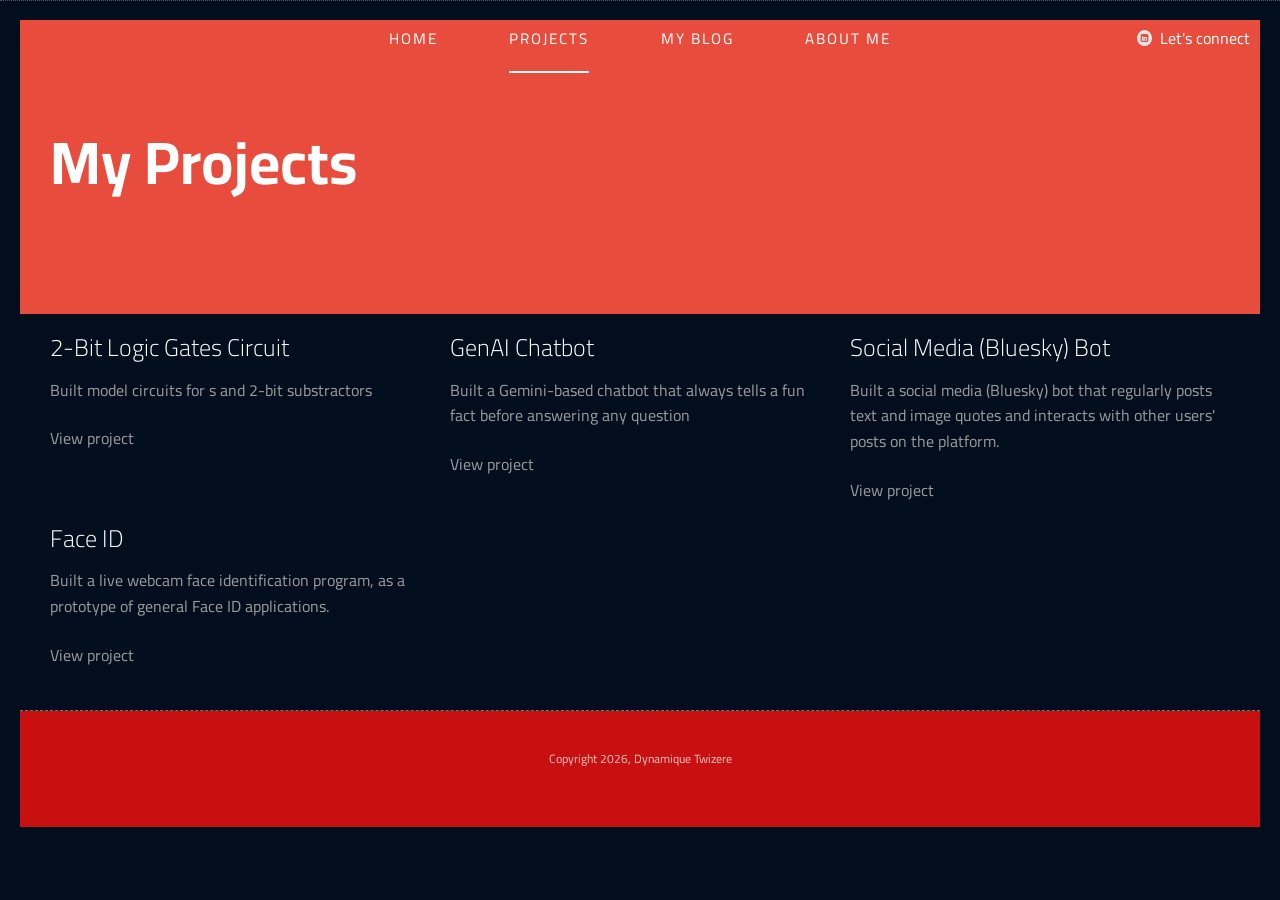
<file: projects.html>
<!DOCTYPE html>
<html lang="en-US">
<head>
  <meta charset="UTF-8">
  <meta name="viewport" content="width=device-width, initial-scale=1.0" />
  <title>My Projects | Dynamique Twizere</title>
  <link rel="stylesheet" href="css/components.css">
  <link rel="stylesheet" href="css/icons.css">
  <link rel="stylesheet" href="css/responsee.css">
  <link rel="stylesheet" href="owl-carousel/owl.carousel.css">
  <link rel="stylesheet" href="owl-carousel/owl.theme.css">
  <link rel="stylesheet" href="css/template-style.css">
  <link rel="stylesheet" href="css/my-custom-style.css">
  <link href="https://fonts.googleapis.com/css2?family=Cairo:wght@200;300;400;600;700&display=swap" rel="stylesheet">
  <link href="https://fonts.googleapis.com/css2?family=Mrs+Saint+Delafield&display=swap" rel="stylesheet">
  <script src="js/jquery-1.8.3.min.js"></script>
  <script src="js/jquery-ui.min.js"></script>
</head>
<body class="size-1280 primary-color-red border-dark">
  <!-- HEADER -->
  <header role="banner" class="position-absolute">
    <nav class="background-transparent background-transparent-hightlight full-width sticky">
      <div class="top-nav s-12 l-12">
        <ul class="chevron center-nav">
          <li><a href="index.html">Home</a></li>
          <li class="active-item"><a href="projects.html">Projects</a></li>
          <li><a href="blog.html">My Blog</a></li>
          <li><a href="about-me.html">About Me</a></li>
        </ul>
        <div class="nav-connect">
          <a href="https://linkedin.com/in/dynamiquet" target="_blank" rel="noopener">
            <i class="icon-linked_in_circle"></i>
            <span>Let's connect</span>
          </a>
        </div>
      </div>
    </nav>
  </header>

  <!-- MAIN -->
  <main role="main">
    <!-- Hero Section -->
    <section class="section background-custom-accent section-blog-hero">
      <div class="line">
        <div class="s-12 m-12 l-8">
          <h1 class="text-white text-s-size-40 text-m-size-55 text-size-60 text-line-height-1 text-extra-strong margin-bottom-10">
            My Projects
          </h1>

        </div>
      </div>
    </section>

    <!-- Projects Grid -->
    <section class="section padding section-blog-grid background-dark">
      <div class="line">
        <div class="margin">
          <div class="s-12 m-6 l-4 margin-bottom">
            <article class="blog-card">
              <h3>2-Bit Logic Gates Circuit</h3>
              <p>Built model circuits for s and 2-bit substractors</p>
              <a href="logic-circuits.html">View project</a>
            </article>
          </div>
          <div class="s-12 m-6 l-4 margin-bottom">
            <article class="blog-card">
              <h3>GenAI Chatbot</h3>
              <p>Built a Gemini-based chatbot that always tells a fun fact before answering any question</p>
              <a href="gen-ai-chatbot.html">View project</a>
            </article>
          </div>
          <div class="s-12 m-6 l-4 margin-bottom">
            <article class="blog-card">
              <h3>Social Media (Bluesky) Bot</h3>
              <p>Built a social media (Bluesky) bot that regularly posts text and image quotes and interacts with other users' posts on the platform.</p>
              <a href="social-media-bot.html">View project</a>
            </article>
          </div>
          <div class="s-12 m-6 l-4 margin-bottom">
            <article class="blog-card">
              <h3>Face ID</h3>
              <p>Built a live webcam face identification program, as a prototype of general Face ID applications.</p>
              <a href="face-id.html">View project</a>
            </article>
          </div>
        </div>
      </div>
    </section>
  </main>

  <!-- FOOTER -->
  <footer>
    <div class="background-dark">
      <hr class="break margin-top-bottom-0" style="border-color: #777;">
    </div>
    <section class="padding-2x background-primary full-width">
      <div class="full-width">
        <div class="s-12 l-12">
          <p class="text-size-12 text-center">Copyright 2026, Dynamique Twizere</p>
        </div>
      </div>
    </section>
  </footer>

  <script src="js/responsee.js"></script>
  <script src="owl-carousel/owl.carousel.js"></script>
  <script src="js/template-scripts.js"></script>
</body>
</html>
</file>
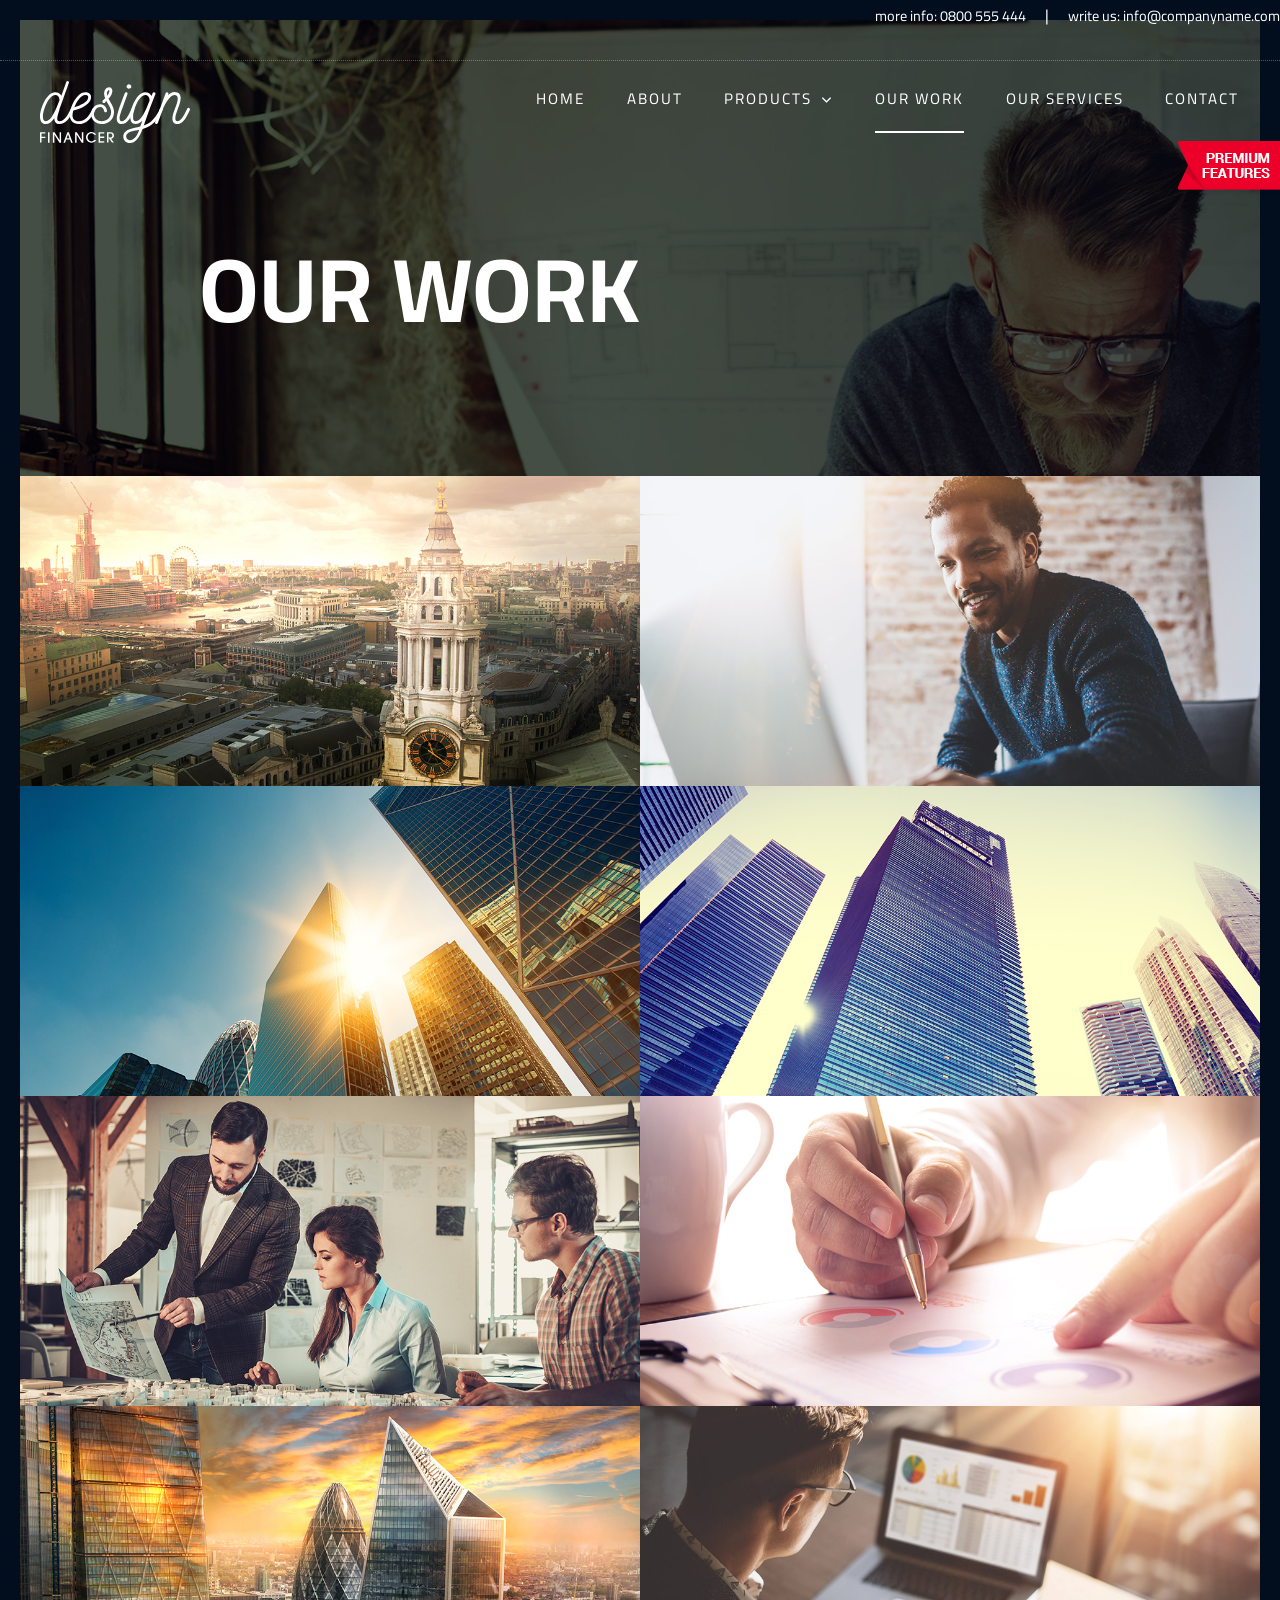
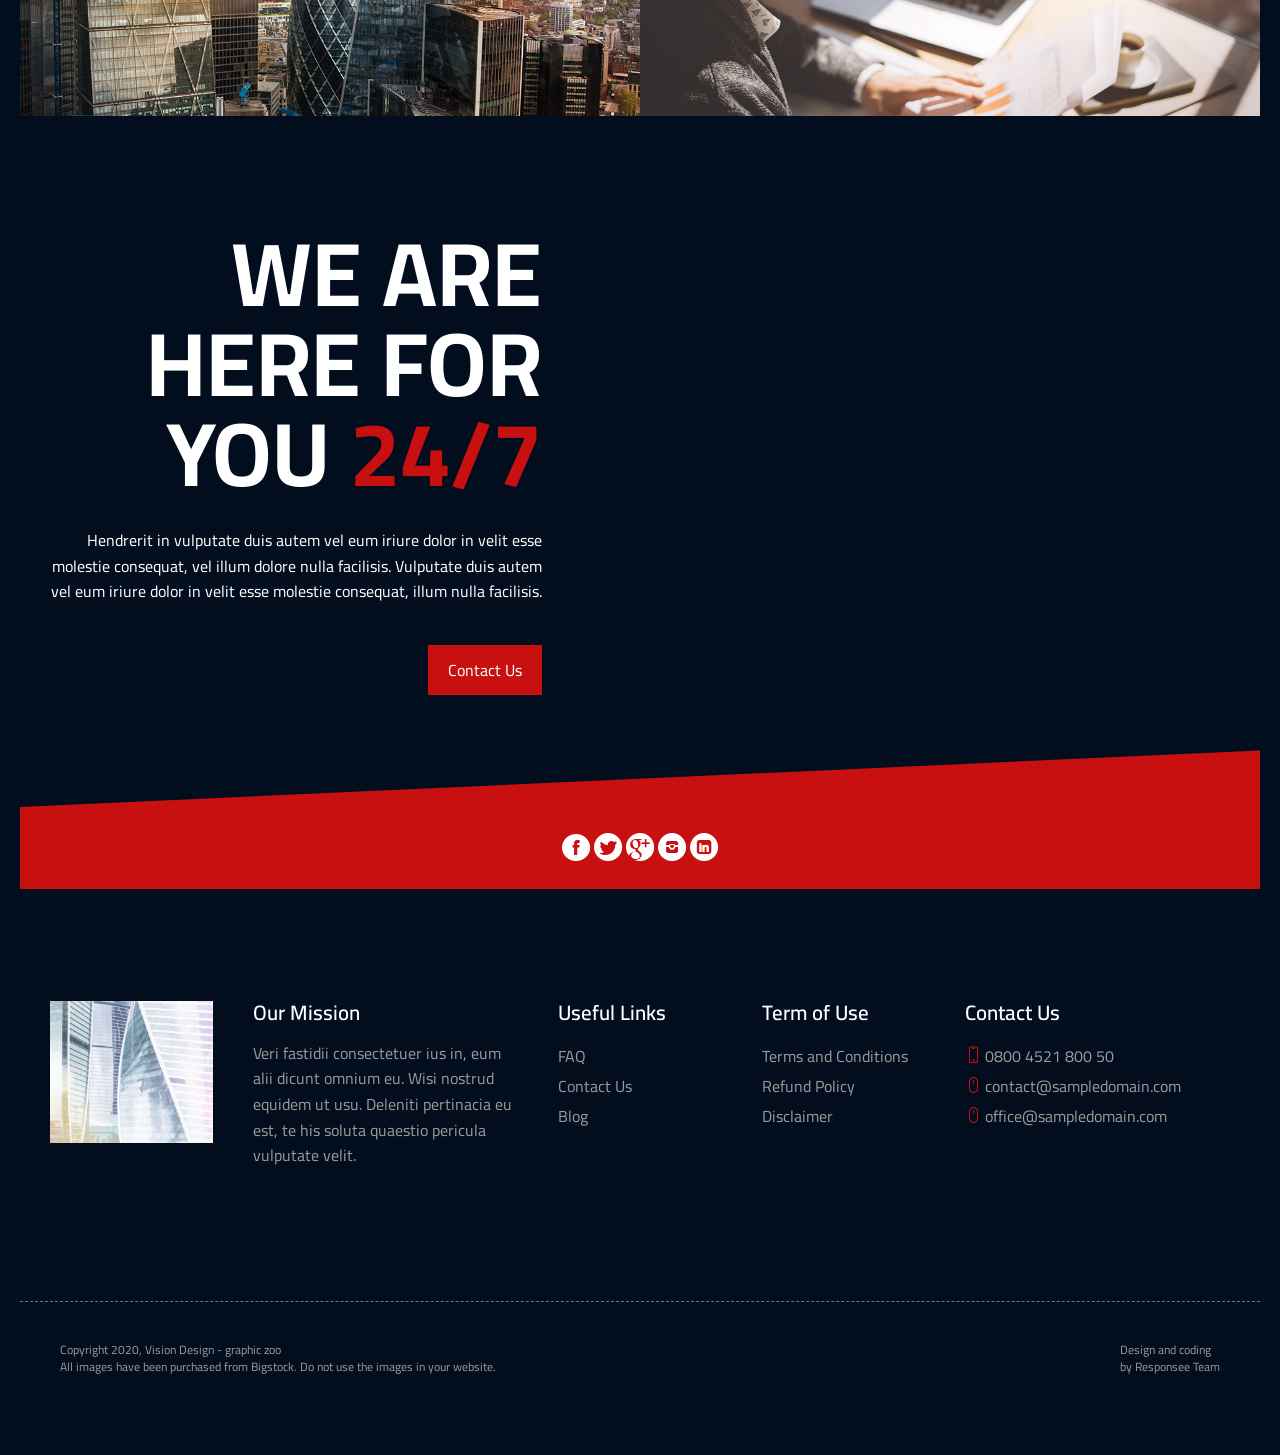
<file: references.html>
<!DOCTYPE html><html lang="en-US">  <head>    <meta charset="UTF-8">    <meta name="viewport" content="width=device-width, initial-scale=1.0" />    <title>Financer - New Amazing HTML5 Template</title>    <link rel="stylesheet" href="css/components.css">    <link rel="stylesheet" href="css/icons.css">    <link rel="stylesheet" href="css/responsee.css">    <link rel="stylesheet" href="owl-carousel/owl.carousel.css">    <link rel="stylesheet" href="owl-carousel/owl.theme.css">    <!-- CUSTOM STYLE -->          <link rel="stylesheet" href="css/template-style.css">    <link href="https://fonts.googleapis.com/css2?family=Cairo:wght@200;300;400;600;700&display=swap" rel="stylesheet">    <link href="https://fonts.googleapis.com/css2?family=Mrs+Saint+Delafield&display=swap" rel="stylesheet">      <script type="text/javascript" src="js/jquery-1.8.3.min.js"></script>    <script type="text/javascript" src="js/jquery-ui.min.js"></script>     </head>  <body class="size-1280 primary-color-red border-dark">    <!-- PREMIUM FEATURES BUTTON -->  	<a target="_blank" class="hide-s" href="../template/financer-premium-responsive-business-template/" style="position:fixed;top:140px;right:-14px;z-index:10;"><img src="img/premium-features.png" alt=""></a>        <!-- HEADER -->    <header role="banner" class="position-absolute">      <!-- Top Bar -->      <div class="top-bar full-width hide-s hide-m">        <div class="right">            <a href="tel:080055544444444" class="text-white text-primary-hover">more info: 0800 555 444</a> <span class="sep text-white">|</span> <a href="mailto:info@companyname.com" class="text-white text-primary-hover">write us: info@companyname.com</a>        </div>        </div>          <!-- Top Navigation -->      <nav class="background-transparent background-transparent-hightlight full-width sticky">        <div class="s-12 l-2">          <a href="index.html" class="logo">            <!-- Logo White Version -->            <img class="logo-white" src="img/logo.svg" alt="">            <!-- Logo Dark Version -->            <img class="logo-dark" src="img/logo-dark.svg" alt="">          </a>        </div>        <div class="top-nav s-12 l-10">                    <ul class="right chevron">            <li><a href="index.html">Home</a></li>            <li><a href="about-us.html">About</a></li>            <li><a>Products</a>              <ul>                <li><a>Products 1</a>                  <ul>                    <li><a>Products 1 A</a></li>                    <li><a>Products 1 B</a></li>                  </ul>                </li>                <li><a>Products 2</a></li>              </ul>            </li>            <li><a href="references.html">Our Work</a></li>            <li><a href="our-services.html">Our Services</a></li>            <li><a href="contact.html">Contact</a></li>          </ul>        </div>      </nav>    </header>        <!-- MAIN -->    <main role="main">          <article>        <!-- Header -->        <header class="section-head background-parallax-container">            <div class="line">            <div class="s-12 m-12 l-7 xl-6 text-right">              <h1 class="text-white text-s-size-40 text-m-size-60 text-size-90 text-line-height-1 text-extra-strong text-uppercase margin-bottom-30">                 Our Work              </h1>            </div>                    </div>          <div class="background-parallax" style="background-image:url(img/parallax-09.jpg)"></div>         </header>                 <section class="line-full-width">                  			    	  <div class="s-12 m-6">            <a class="image-with-hover-overlay image-hover-zoom" href="sample-reference.html">              <div class="image-hover-overlay background-dark background-transparent">                 <div class="image-hover-overlay-content text-center padding-2x">                  <h3 class="text-strong">Lorem Ipsum Dolor hendrerit</h3>                   <p class="text-white hide-s hide-m">Duis autem vel eum iriure dolor in hendrerit in vulputate velit esse molestie consequat, vel illum dolore eu feugiat nulla facilisis.</p>                 </div>               </div>               <img src="img/portfolio/l-thumb-01.jpg" alt="" title="Portfolio Image 1" />            </a>	          </div>                    <div class="s-12 m-6">            <a class="image-with-hover-overlay image-hover-zoom" href="sample-reference.html">              <div class="image-hover-overlay background-dark background-transparent">                 <div class="image-hover-overlay-content text-center padding-2x">                  <h3 class="text-strong">Lorem Ipsum Dolor hendrerit</h3>                   <p class="text-white hide-s hide-m">Duis autem vel eum iriure dolor in hendrerit in vulputate velit esse molestie consequat, vel illum dolore eu feugiat nulla facilisis.</p>                 </div>               </div>               <img src="img/portfolio/l-thumb-02.jpg" alt="" title="Portfolio Image 2" />            </a>	          </div>                    <div class="s-12 m-6">            <a class="image-with-hover-overlay image-hover-zoom" href="sample-reference.html">              <div class="image-hover-overlay background-dark background-transparent">                 <div class="image-hover-overlay-content text-center padding-2x">                  <h3 class="text-strong">Lorem Ipsum Dolor hendrerit</h3>                   <p class="text-white hide-s hide-m">Duis autem vel eum iriure dolor in hendrerit in vulputate velit esse molestie consequat, vel illum dolore eu feugiat nulla facilisis.</p>                 </div>               </div>               <img src="img/portfolio/l-thumb-03.jpg" alt="" title="Portfolio Image 3" />            </a>	          </div>                    <div class="s-12 m-6">            <a class="image-with-hover-overlay image-hover-zoom" href="sample-reference.html">              <div class="image-hover-overlay background-dark background-transparent">                 <div class="image-hover-overlay-content text-center padding-2x">                  <h3 class="text-strong">Lorem Ipsum Dolor hendrerit</h3>                   <p class="text-white hide-s hide-m">Duis autem vel eum iriure dolor in hendrerit in vulputate velit esse molestie consequat, vel illum dolore eu feugiat nulla facilisis.</p>                 </div>               </div>               <img src="img/portfolio/l-thumb-04.jpg" alt="" title="Portfolio Image 4" />            </a>	          </div>                    <div class="s-12 m-6">            <a class="image-with-hover-overlay image-hover-zoom" href="sample-reference.html">              <div class="image-hover-overlay background-dark background-transparent">                 <div class="image-hover-overlay-content text-center padding-2x">                  <h3 class="text-strong">Lorem Ipsum Dolor hendrerit</h3>                   <p class="text-white hide-s hide-m">Duis autem vel eum iriure dolor in hendrerit in vulputate velit esse molestie consequat, vel illum dolore eu feugiat nulla facilisis.</p>                 </div>               </div>               <img src="img/portfolio/l-thumb-05.jpg" alt="" title="Portfolio Image 5" />            </a>	          </div>                    <div class="s-12 m-6">            <a class="image-with-hover-overlay image-hover-zoom" href="sample-reference.html">              <div class="image-hover-overlay background-dark background-transparent">                 <div class="image-hover-overlay-content text-center padding-2x">                  <h3 class="text-strong">Lorem Ipsum Dolor hendrerit</h3>                   <p class="text-white hide-s hide-m">Duis autem vel eum iriure dolor in hendrerit in vulputate velit esse molestie consequat, vel illum dolore eu feugiat nulla facilisis.</p>                 </div>               </div>               <img src="img/portfolio/l-thumb-06.jpg" alt="" title="Portfolio Image 6" />            </a>	          </div>                    <div class="s-12 m-6">            <a class="image-with-hover-overlay image-hover-zoom" href="sample-reference.html">              <div class="image-hover-overlay background-dark background-transparent">                 <div class="image-hover-overlay-content text-center padding-2x">                  <h3 class="text-strong">Lorem Ipsum Dolor hendrerit</h3>                   <p class="text-white hide-s hide-m">Duis autem vel eum iriure dolor in hendrerit in vulputate velit esse molestie consequat, vel illum dolore eu feugiat nulla facilisis.</p>                 </div>               </div>               <img src="img/portfolio/l-thumb-07.jpg" alt="" title="Portfolio Image 7" />            </a>	          </div>                    <div class="s-12 m-6">            <a class="image-with-hover-overlay image-hover-zoom" href="sample-reference.html">              <div class="image-hover-overlay background-dark background-transparent">                 <div class="image-hover-overlay-content text-center padding-2x">                  <h3 class="text-strong">Lorem Ipsum Dolor hendrerit</h3>                   <p class="text-white hide-s hide-m">Duis autem vel eum iriure dolor in hendrerit in vulputate velit esse molestie consequat, vel illum dolore eu feugiat nulla facilisis.</p>                 </div>               </div>               <img src="img/portfolio/l-thumb-08.jpg" alt="" title="Portfolio Image 8" />            </a>	          </div>         </section>                      <!-- Section 6 -->        <section class="section background-parallax-container">          <div class="line">            <div class="s-12 m-12 l-7 xl-5 text-right">              <h2 class="text-s-size-40 text-m-size-60 text-size-90 text-line-height-1 text-extra-strong text-uppercase text-white margin-bottom-30">                We are here for you <span class="text-red">24/7</span>              </h2>                                     <p class="text-white margin-bottom-40">                Hendrerit in vulputate duis autem vel eum iriure dolor in velit esse molestie consequat, vel illum dolore nulla facilisis. Vulputate duis autem vel eum iriure dolor in velit esse molestie consequat, illum nulla facilisis.              </p>                <a href="contact.html" class="button background-primary right">Contact Us</a>              </div>                                </div>           <div class="background-parallax" style="background-image:url(img/parallax-06.jpg)"></div>                    <!-- red full width arrow object -->          <img class="arrow-object" src="img/object-red.svg" alt="">          </section>                  </article>    </main>        <!-- FOOTER -->    <footer>      <!-- Social -->      <div class="background-primary padding text-center">        <a href="/"><i class="icon-facebook_circle text-size-30 text-white"></i></a>         <a href="/"><i class="icon-twitter_circle text-size-30 text-white"></i></a>        <a href="/"><i class="icon-google_plus_circle text-size-30 text-white"></i></a>        <a href="/"><i class="icon-instagram_circle text-size-30 text-white"></i></a>         <a href="/"><i class="icon-linked_in_circle text-size-30 text-white"></i></a>                                                                             </div>      <!-- Main Footer -->      <section class="section background-dark">        <div class="line">           <div class="margin2x">            <div class="hide-s hide-m hide-l xl-2">               <img src="img/footer.jpg" alt="">            </div>            <div class="s-12 m-6 l-3 xl-3">               <h4 class="text-white text-strong">Our Mission</h4>               <p>                 Veri fastidii consectetuer ius in, eum alii dicunt omnium eu. Wisi nostrud equidem ut usu. Deleniti pertinacia eu est, te his soluta quaestio pericula vulputate velit.               </p>            </div>            <div class="s-12 m-6 l-3 xl-2">               <h4 class="text-white text-strong margin-m-top-30">Useful Links</h4>               <a class="text-primary-hover" href="sample-post-without-sidebar.html">FAQ</a><br>                     <a class="text-primary-hover" href="contact-1.html">Contact Us</a><br>               <a class="text-primary-hover" href="blog.html">Blog</a>            </div>            <div class="s-12 m-6 l-3 xl-2">               <h4 class="text-white text-strong margin-m-top-30">Term of Use</h4>               <a class="text-primary-hover" href="sample-post-without-sidebar.html">Terms and Conditions</a><br>               <a class="text-primary-hover" href="sample-post-without-sidebar.html">Refund Policy</a><br>               <a class="text-primary-hover" href="sample-post-without-sidebar.html">Disclaimer</a>            </div>            <div class="s-12 m-6 l-3 xl-3">               <h4 class="text-white text-strong margin-m-top-30">Contact Us</h4>                <a class="text-primary-hover" href="tel:0800452180050"><i class="icon-sli-screen-smartphone text-primary"></i> 0800 4521 800 50</a><br>                <a class="text-primary-hover" href="mailto:contact@sampledomain.com"><i class="icon-sli-mouse text-primary"></i> contact@sampledomain.com</a><br>                <a class="text-primary-hover" href="mailto:office@sampledomain.com"><i class="icon-sli-mouse text-primary"></i> office@sampledomain.com</a>            </div>          </div>          </div>          </section>      <div class="background-dark">        <hr class="break margin-top-bottom-0" style="border-color: #777;">      </div>      <!-- Bottom Footer -->      <section class="padding-2x background-dark full-width">        <div class="full-width">          <div class="s-12 l-6">            <p class="text-size-12 margin-bottom-0">Copyright 2020, Vision Design - graphic zoo</p>            <p class="text-size-12">All images have been purchased from Bigstock. Do not use the images in your website.</p>          </div>          <div class="s-12 l-6">            <a class="right text-size-12 text-primary-hover" href="https://www.myresponsee.com" title="Responsee - lightweight responsive framework">Design and coding<br> by Responsee Team</a>          </div>        </div>        </section>    </footer>    <script type="text/javascript" src="js/responsee.js"></script>    <script type="text/javascript" src="owl-carousel/owl.carousel.js"></script>    <script type="text/javascript" src="js/template-scripts.js"></script>       </body></html>
</file>
<file: css/components.css>
/*
 * Components CSS - v7 - 2020-09-30
 * https://www.myresponsee.com
 * Copyright 2020, Vision Design - graphic zoo
 * Free to use under the MIT license.
 * 
 * Components CSS includes Tabs, Custom forms, Tooltips, Buttons, Timelines, Modals, Accordions
*/
/* Tabs */
.tab-item {
  background: none repeat scroll 0 0 #fff;
  display: none;
  padding: 1.25rem 0;
}
.tab-item.tab-active {
  display: block;
}
.tab-content > .tab-label {
  display: none;
}
.tab-nav > .tab-label {
  float:left;
}
a.tab-label, a.tab-label:link, a.tab-label:visited, a.tab-label:hover {
  background: none repeat scroll 0 0 #262626;
  color: #fff;
  margin-right: 1px;
  padding: 0.625rem 1.25rem;
  transition: background 0.20s linear 0s;
  -o-transition: background 0.20s linear 0s;
  -ms-transition: background 0.20s linear 0s;
  -moz-transition: background 0.20s linear 0s;
  -webkit-transition: background 0.20s linear 0s;
}
a.tab-label:hover,a.tab-label.active-btn {
  background: none repeat scroll 0 0 #999;
}
.tab-label.active-btn {
  cursor: default;
}
.tab-content {
  text-align: left;
}
@media screen and (max-width:768px) {    
  .tab-nav > .tab-label {
    margin: 0.5px 0;
    width: 100%;
  }
}
/* Custom forms */
form.customform input, form.customform select, form.customform textarea, form.customform button {
 font-size:0.9rem;
 font-family:inherit;
 margin-bottom:1.25rem;
} 
form.customform input, form.customform select {height: 2.7rem;}
form.customform input, form.customform textarea, form.customform select { 
 background: none repeat scroll 0 0 #F5F5F5;
 transition: background 0.20s linear 0s;
 -o-transition: background 0.20s linear 0s;
 -ms-transition: background 0.20s linear 0s;
 -moz-transition: background 0.20s linear 0s;
 -webkit-transition: background 0.20s linear 0s;
}
form.customform input:hover, form.customform textarea:hover, form.customform select:hover, form.customform input:focus, form.customform textarea:focus, form.customform select:focus {background: none repeat scroll 0 0 #fff;}
form.customform input, form.customform textarea, form.customform select {
 background: none repeat scroll 0 0 #F5F5F5;
 border: 1px solid #E0E0E0;
 padding: 0.625rem;
 width: 100%;
}
form.customform input[type="file"] {
 border: 1px solid #E0E0E0;
 height: auto;
 max-height: 2.7rem;
 min-height: 2.7rem;
 padding: 0.4rem;
 width: 100%;
}
form.customform input[type="radio"], form.customform input[type="checkbox"] {
 margin-right: 0.625rem;
 width:auto;
 padding:0;
 height:auto;
}
form.customform option {padding: 0.625rem;}
form.customform select[multiple="multiple"] {height: auto;}
form.customform button {
 width: 100%;
 background: none repeat scroll 0 0 #152732;
 border: 0 none;
 color: #fff;
 height: 2.7rem;
 padding: 0.625rem;
 cursor:pointer;
 width: 100%;
 transition: background 0.20s linear 0s;
 -o-transition: background 0.20s linear 0s;
 -ms-transition: background 0.20s linear 0s;
 -moz-transition: background 0.20s linear 0s;
 -webkit-transition: background 0.20s linear 0s;
}
/* Tooltip */
a.tooltip-container,.tooltip-container {
  border-bottom:1px dotted;
  border-bottom-color: color;
  cursor: help;
  font-weight: 600;
}
a .tooltip-content,.tooltip-content {
  background: #152732 none repeat scroll 0 0;
  color: #fff!important;
  border-radius: 3px;
  display: none;
  font-size: 0.8rem;
  font-weight: normal;
  line-height: 1.3rem;
  margin-top: -1.25rem;
  max-width: 300px;
  padding: 0.625rem;
  position: absolute;
  z-index: 10;
}
.tooltip-content::after {
  border-left: 9px solid transparent;
  border-right: 9px solid transparent;
  border-top: 7px solid #152732;
  bottom: -5px;
  clear: both;
  content: "";
  height: 0;
  left: 50%;
  margin-left: -5px;
  position: absolute;
  width: 0;
}
a.tooltip-content.tooltip-bottom,.tooltip-content.tooltip-bottom {
  margin-top: 1.25rem;
}
.tooltip-content.tooltip-bottom::after {
  border-left: 9px solid transparent;
  border-right: 9px solid transparent;
  border-top: 0;
  border-bottom: 7px solid #152732;
  top: -5px;
}
/* Buttons */
.button,a.button,a.button:link,a.button:active,a.button:visited {
  background: #777 none repeat scroll 0 0;
  border: 0;
  color: #fff;
  cursor: pointer;
  display: inline-block;
  font-size: 0.85rem;
  padding: 0.825rem 1rem;
  text-align: center;
  transition: all 0.20s linear 0s;
  -o-transition: all 0.20s linear 0s;
  -ms-transition: all 0.20s linear 0s;
  -moz-transition: all 0.20s linear 0s;
  -webkit-transition: all 0.20s linear 0s;
}
.button.rounded-btn {
  border-radius: 4px;
}
.button.rounded-full-btn {
  border-radius: 100px;
}
.button:hover {
  box-shadow: 0 0 10px 100px rgba(255,255,255,0.15) inset;
  color: #fff;
}
.button.secondary-btn,a.button.secondary-btn,a.button.secondary-btn:link,a.button.secondary-btn:active,a.button.secondary-btn:visited {
  background: #444 none repeat scroll 0 0;
}
.button.cancel-btn,a.button.cancel-btn,a.button.cancel-btn:link,a.button.cancel-btn:active,a.button.cancel-btn:visited {
  background: #dc003a none repeat scroll 0 0;
}
.button.submit-btn,a.button.submit-btn,a.button.submit-btn:link,a.button.submit-btn:active,a.button.submit-btn:visited {
  background: #b4bf04 none repeat scroll 0 0;
}
.button.reload-btn,a.button.reload-btn,a.button.reload-btn:link,a.button.reload-btn:active,a.button.reload-btn:visited {
  background: #ff9800 none repeat scroll 0 0;
}
.button.disabled-btn {
  cursor: not-allowed!important;
  opacity: 0.2;
}
.button i {
  background: rgba(0, 0, 0, 0.1) none repeat scroll 0 0;
  border-radius: 27px;
  color: #fff!important;
  display: inline-block;
  font-size: 0.8rem;
  height: 27px;
  line-height: 27px;
  margin-right: 5px;
  width: 27px;
  transition: all 0.20s linear 0s;
  -o-transition: all 0.20s linear 0s;
  -ms-transition: all 0.20s linear 0s;
  -moz-transition: all 0.20s linear 0s;
  -webkit-transition: all 0.20s linear 0s;
}
.button:hover > i {
  background: rgba(0, 0, 0, 0.06) none repeat scroll 0 0;
}
.grid .button {
  width: 100%;
}
/* Accordion */
.accordion-title { 
  font-size: 1.1rem;
  padding: 15px;
  cursor: pointer;
  transition: background 0.2s;
  margin: 5px 0;
  border-radius: 3px;
  font-size: 1.2rem;
  color: #152732;
  background: #eee;
}
.accordion-content {
  display: none;
  padding: 15px;
  border: 1px solid #eee;
}
.accordion-title::before {
  content: "\f005";
  font-family: "mfg";
  margin-right: 10px;
  font-size: 12px;
  width: 17px;
  height: 17px;
  line-height: 15px;
  text-align: center;
  border-radius: 17px;
  display: inline-block;
  color: #fff;
  position: relative;
  top: -1px;
  border: 2px solid #fff;
  transform: rotate(0deg);
  transition:all 0.2s ease-in-out;
  -moz-transition:all 0.2s ease-in-out;
  -webkit-transition:all 0.2s ease-in-out;
}
.active-accordion-section > .accordion-title::before {
  transform: rotate(180deg);
}
/* Modal */
.modal {
  display: none;
  margin-top: -100%;    
  background: #fff;
  padding: 20px;
  height: auto;
  position: absolute;
  z-index: 2;
  transition:all 0.3s ease-in-out;
  -moz-transition:all 0.3s ease-in-out;
  -webkit-transition:all 0.3s ease-in-out;
}
.modal.active-modal {
  margin-top: 0;
  width: 100%;
}
.modal-content {
  position: relative;
  width: 100%;
  max-width: 1140px;
  margin: 0 auto;
  clear: left;
  overflow-x: hidden;
  height: 100%;
  overflow-y: auto;
}
.modal-content::after {
  clear:both;
  content: ".";
  display:block;
  height:0;
  line-height:0;
  overflow:hidden;
  visibility:hidden;
}
.modal-wrap {
  background: rgba(0,0,0,0.6);
  position: fixed;
  top: 0;
  bottom: 0;
  left: 0;
  right: 0;
  padding: 20px;  
  z-index: 1000;
}
body.modal-active {
  overflow: hidden !important;
}
.modal-close-button, .modal-button  {
  cursor: pointer;
}
.modal-close {
  position: fixed;
  cursor: pointer;
  top: 0;
  bottom: 0;
  left: 0;
  right: 0;
  z-index: 1;
}
.modal-close-icon i {
  color: #ccc;
  font-size: 17px;
}
.modal-close-icon {
  position: absolute;
  right: 10px;
  top: 6px;
  cursor: pointer;
}
/* Timeline */
.timeline-container {
  width: 100%;
  margin: 0 auto;
  position: relative;
  padding: 20px 0;
}
.timeline-container::before {
  content: '';
  position: absolute;
  top: 0;
  left: 18px;
  height: 100%;
  width: 4px;
  background: #eeeeee;
}
@media only screen and (min-width: 1170px) {
  .timeline-container::before {
    left: 50%;
    margin-left: -2px;
  }
}
.timeline-block {
  position: relative;
  margin: 2rem 0;
  clear: both;
}
.timeline-block:after {
  clear:both;
  content: ".";
  display:block;
  height:0;
  line-height:0;
  overflow:hidden;
  visibility:hidden;
}
.timeline-block:first-child {
  margin-top: 0;
}
.timeline-block:last-child {
  margin-bottom: 0;
}
@media only screen and (min-width: 1170px) {
  .timeline-block {
    margin: 4em 0;
  }
  .timeline-block:first-child {
    margin-top: 0;
  }
  .timeline-block:last-child {
    margin-bottom: 0;
  }
}
.timeline-icon {
  background: #B4BF04;	
  position: absolute;
  top: 0;
  left: 0;
  width: 40px;
  height: 40px;
  border-radius: 50%;
  line-height: 40px;
  text-align: center;
}
.timeline-icon i {
  color: #fff;
  font-size: 1rem;
}
@media only screen and (min-width: 1141px) {
  .timeline-icon {
    width: 60px;
    height: 60px;
    left: 50%;
    margin-left: -30px;
    line-height: 60px;
  }
  .timeline-icon i {
    font-size: 2rem;
  }
}
.timeline-content {
  position: relative;
  margin-left: 60px;
  background: #f5f5f5;
  border-radius: 0.25rem;
  padding: 1em;
  text-align: left;
}
.timeline-content:after {
  content: "";
  display: table;
  clear: both;
}
.timeline-content .timeline-date {
  display: inline-block;
  float: left;
  font-size: 1.5rem;
  color: #333;
}
.timeline-content::before {
  content: '';
  position: absolute;
  top: 16px;
  right: 100%;
  height: 0;
  width: 0;
  border: 11px solid transparent;
  border-right: 11px solid #f5f5f5;
}
.timeline-icon img {
  top: 0px;
  min-height: 100%;
  min-width: 100%;
  width: auto;
}
.timeline-icon {
  overflow: hidden;
}
@media only screen and (min-width: 1141px) {
  .timeline-content {
    margin-left: 0;
    padding: 15px;
    width: 45%;
    text-align: right;
  }
  .timeline-content .timeline-date {
    position: absolute;
    width: 100%;
    left: 121%;
    top: 0;
    text-align: left;
  }
  .timeline-content::before {
    left: 100%;
    border-left: 11px solid #f5f5f5;
    border-right: 0;
  }
  .timeline-block:nth-child(even) .timeline-content {
    float: right;
    text-align: left;
  }
  .timeline-block:nth-child(even) .timeline-content::before {
    top: 24px;
    left: auto;
    right: 100%;
    border-color: transparent;   
    border-right: 11px solid #f5f5f5;
  }
  .timeline-block:nth-child(even) .timeline-content .timeline-date {
    left: auto;
    right: 121%;
    text-align: right;
  } 
}
</file>
<file: css/icons.css>
/* Icon font - MFG labs */
@font-face {
  font-family: 'mfg';
    src: url('../font/mfglabsiconset-webfont.eot');
    src: url('../font/mfglabsiconset-webfont.svg#mfg_labs_iconsetregular') format('svg'),
   		   url('../font/mfglabsiconset-webfont.eot?#iefix') format('embedded-opentype'),
         url('../font/mfglabsiconset-webfont.woff') format('woff'),
         url('../font/mfglabsiconset-webfont.ttf') format('truetype');
    font-weight: normal;
    font-style: normal;
}

.icon-cloud,
.icon-at,
.icon-plus,
.icon-minus,
.icon-arrow_up,
.icon-arrow_down,
.icon-arrow_right,
.icon-arrow_left,
.icon-chevron_down,
.icon-chevron_up,
.icon-chevron_right,
.icon-chevron_left,
.icon-reorder,
.icon-list,
.icon-reorder_square,
.icon-reorder_square_line,
.icon-coverflow,
.icon-coverflow_line,
.icon-pause,
.icon-play,
.icon-step_forward,
.icon-step_backward,
.icon-fast_forward,
.icon-fast_backward,
.icon-cloud_upload,
.icon-cloud_download,
.icon-data_science,
.icon-data_science_black,
.icon-globe,
.icon-globe_black,
.icon-math_ico,
.icon-math,
.icon-math_black,
.icon-paperplane_ico,
.icon-paperplane,
.icon-paperplane_black,
.icon-color_balance,
.icon-star,
.icon-star_half,
.icon-star_empty,
.icon-star_half_empty,
.icon-reload,
.icon-heart,
.icon-heart_broken,
.icon-hashtag,
.icon-reply,
.icon-retweet,
.icon-signin,
.icon-signout,
.icon-download,
.icon-upload,
.icon-placepin,
.icon-display_screen,
.icon-tablet,
.icon-smartphone,
.icon-connected_object,
.icon-lock,
.icon-unlock,
.icon-camera,
.icon-isight,
.icon-video_camera,
.icon-random,
.icon-message,
.icon-discussion,
.icon-calendar,
.icon-ringbell,
.icon-movie,
.icon-mail,
.icon-pen,
.icon-settings,
.icon-measure,
.icon-vector,
.icon-vector_pen,
.icon-mute_on,
.icon-mute_off,
.icon-home,
.icon-sheet,
.icon-arrow_big_right,
.icon-arrow_big_left,
.icon-arrow_big_down,
.icon-arrow_big_up,
.icon-dribbble_circle,
.icon-dribbble,
.icon-facebook_circle,
.icon-facebook,
.icon-git_circle_alt,
.icon-git_circle,
.icon-git,
.icon-octopus,
.icon-twitter_circle,
.icon-twitter,
.icon-google_plus_circle,
.icon-google_plus,
.icon-linked_in_circle,
.icon-linked_in,
.icon-instagram,
.icon-instagram_circle,
.icon-mfg_icon,
.icon-xing,
.icon-xing_circle,
.icon-mfg_icon_circle,
.icon-user,
.icon-user_male,
.icon-user_female,
.icon-users,
.icon-file_open,
.icon-file_close,
.icon-file_alt,
.icon-file_close_alt,
.icon-attachment,
.icon-check,
.icon-cross_mark,
.icon-cancel_circle,
.icon-check_circle,
.icon-magnifying,
.icon-inbox,
.icon-clock,
.icon-stopwatch,
.icon-hourglass,
.icon-trophy,
.icon-unlock_alt,
.icon-lock_alt,
.icon-arrow_doubled_right,
.icon-arrow_doubled_left,
.icon-arrow_doubled_down,
.icon-arrow_doubled_up,
.icon-link,
.icon-warning,
.icon-warning_alt,
.icon-magnifying_plus,
.icon-magnifying_minus,
.icon-white_question,
.icon-black_question,
.icon-stop,
.icon-share,
.icon-eye,
.icon-trash_can,
.icon-hard_drive,
.icon-information_black,
.icon-information_white,
.icon-printer,
.icon-letter,
.icon-soundcloud,
.icon-soundcloud_circle,
.icon-anchor,
.icon-female_sign,
.icon-male_sign,
.icon-joystick,
.icon-high_voltage,
.icon-fire,
.icon-newspaper,
.icon-chart,
.icon-spread,
.icon-spinner_1,
.icon-spinner_2,
.icon-chart_alt,
.icon-label,
.icon-brush,
.icon-refresh,
.icon-node,
.icon-node_2,
.icon-node_3,
.icon-link_2_nodes,
.icon-link_3_nodes,
.icon-link_loop_nodes,
.icon-node_size,
.icon-node_color,
.icon-layout_directed,
.icon-layout_radial,
.icon-layout_hierarchical,
.icon-node_link_direction,
.icon-node_link_short_path,
.icon-node_cluster,
.icon-display_graph,
.icon-node_link_weight,
.icon-more_node_links,
.icon-node_shape,
.icon-node_icon,
.icon-node_text,
.icon-node_link_text,
.icon-node_link_color,
.icon-node_link_shape,
.icon-credit_card,
.icon-disconnect,
.icon-graph,
.icon-new_user {
  font-family: 'mfg';
  font-style: normal;
  font-variant: normal;
  font-weight: normal;
  color:#e3e3e3;
  speak: none; 
  text-transform: none;
  /* Better Font Rendering =========== */
  -webkit-font-smoothing: antialiased;
  -moz-osx-font-smoothing: grayscale;
}
.icon2x {font-size: 2rem;}
.icon3x {font-size: 3rem;}

.icon-cloud:before { content: "\2601"; }
.icon-at:before { content: "\0040"; }
.icon-plus:before { content: "\002B"; }
.icon-minus:before { content: "\2212"; }
.icon-arrow_up:before { content: "\2191"; }
.icon-arrow_down:before { content: "\2193"; }
.icon-arrow_right:before { content: "\2192"; }
.icon-arrow_left:before { content: "\2190"; }
.icon-chevron_down:before { content: "\f004"; }
.icon-chevron_up:before { content: "\f005"; }
.icon-chevron_right:before { content: "\f006"; }
.icon-chevron_left:before { content: "\f007"; }
.icon-reorder:before { content: "\f008"; }
.icon-list:before { content: "\f009"; }
.icon-reorder_square:before { content: "\f00a"; }
.icon-reorder_square_line:before { content: "\f00b"; }
.icon-coverflow:before { content: "\f00c"; }
.icon-coverflow_line:before { content: "\f00d"; }
.icon-pause:before { content: "\f00e"; }
.icon-play:before { content: "\f00f"; }
.icon-step_forward:before { content: "\f010"; }
.icon-step_backward:before { content: "\f011"; }
.icon-fast_forward:before { content: "\f012"; }
.icon-fast_backward:before { content: "\f013"; }
.icon-cloud_upload:before { content: "\f014"; }
.icon-cloud_download:before { content: "\f015"; }
.icon-data_science:before { content: "\f016"; }
.icon-data_science_black:before { content: "\f017"; }
.icon-globe:before { content: "\f018"; }
.icon-globe_black:before { content: "\f019"; }
.icon-math_ico:before { content: "\f01a"; }
.icon-math:before { content: "\f01b"; }
.icon-math_black:before { content: "\f01c"; }
.icon-paperplane_ico:before { content: "\f01d"; }
.icon-paperplane:before { content: "\f01e"; }
.icon-paperplane_black:before { content: "\f01f"; }
.icon-color_balance:before { content: "\f020"; }
.icon-star:before { content: "\2605"; }
.icon-star_half:before { content: "\f022"; }
.icon-star_empty:before { content: "\2606"; }
.icon-star_half_empty:before { content: "\f024"; }
.icon-reload:before { content: "\f025"; }
.icon-heart:before { content: "\2665"; }
.icon-heart_broken:before { content: "\f028"; }
.icon-hashtag:before { content: "\f029"; }
.icon-reply:before { content: "\f02a"; }
.icon-retweet:before { content: "\f02b"; }
.icon-signin:before { content: "\f02c"; }
.icon-signout:before { content: "\f02d"; }
.icon-download:before { content: "\f02e"; }
.icon-upload:before { content: "\f02f"; }
.icon-placepin:before { content: "\f031"; }
.icon-display_screen:before { content: "\f032"; }
.icon-tablet:before { content: "\f033"; }
.icon-smartphone:before { content: "\f034"; }
.icon-connected_object:before { content: "\f035"; }
.icon-lock:before { content: "\F512"; }
.icon-unlock:before { content: "\F513"; }
.icon-camera:before { content: "\F4F7"; }
.icon-isight:before { content: "\f039"; }
.icon-video_camera:before { content: "\f03a"; }
.icon-random:before { content: "\f03b"; }
.icon-message:before { content: "\F4AC"; }
.icon-discussion:before { content: "\f03d"; }
.icon-calendar:before { content: "\F4C5"; }
.icon-ringbell:before { content: "\f03f"; }
.icon-movie:before { content: "\f040"; }
.icon-mail:before { content: "\2709"; }
.icon-pen:before { content: "\270F"; }
.icon-settings:before { content: "\9881"; }
.icon-measure:before { content: "\f044"; }
.icon-vector:before { content: "\f045"; }
.icon-vector_pen:before { content: "\2712"; }
.icon-mute_on:before { content: "\f047"; }
.icon-mute_off:before { content: "\f048"; }
.icon-home:before { content: "\2302"; }
.icon-sheet:before { content: "\f04a"; }
.icon-arrow_big_right:before { content: "\21C9"; }
.icon-arrow_big_left:before { content: "\21C7"; }
.icon-arrow_big_down:before { content: "\21CA"; }
.icon-arrow_big_up:before { content: "\21C8"; }
.icon-dribbble_circle:before { content: "\f04f"; }
.icon-dribbble:before { content: "\f050"; }
.icon-facebook_circle:before { content: "\f051"; }
.icon-facebook:before { content: "\f052"; }
.icon-git_circle_alt:before { content: "\f053"; }
.icon-git_circle:before { content: "\f054"; }
.icon-git:before { content: "\f055"; }
.icon-octopus:before { content: "\f056"; }
.icon-twitter_circle:before { content: "\f057"; }
.icon-twitter:before { content: "\f058"; }
.icon-google_plus_circle:before { content: "\f059"; }
.icon-google_plus:before { content: "\f05a"; }
.icon-linked_in_circle:before { content: "\f05b"; }
.icon-linked_in:before { content: "\f05c"; }
.icon-instagram:before { content: "\f05d"; }
.icon-instagram_circle:before { content: "\f05e"; }
.icon-mfg_icon:before { content: "\f05f"; }
.icon-xing:before { content: "\F532"; }
.icon-xing_circle:before { content: "\F533"; }
.icon-mfg_icon_circle:before { content: "\f060"; }
.icon-user:before { content: "\f061"; }
.icon-user_male:before { content: "\f062"; }
.icon-user_female:before { content: "\f063"; }
.icon-users:before { content: "\f064"; }
.icon-file_open:before { content: "\F4C2"; }
.icon-file_close:before { content: "\f067"; }
.icon-file_alt:before { content: "\f068"; }
.icon-file_close_alt:before { content: "\f069"; }
.icon-attachment:before { content: "\f06a"; }
.icon-check:before { content: "\2713"; }
.icon-cross_mark:before { content: "\274C"; }
.icon-cancel_circle:before { content: "\F06E"; }
.icon-check_circle:before { content: "\f06d"; }
.icon-magnifying:before { content: "\F50D"; }
.icon-inbox:before { content: "\f070"; }
.icon-clock:before { content: "\23F2"; }
.icon-stopwatch:before { content: "\23F1"; }
.icon-hourglass:before { content: "\231B"; }
.icon-trophy:before { content: "\f074"; }
.icon-unlock_alt:before { content: "\F075"; }
.icon-lock_alt:before { content: "\F510"; }
.icon-arrow_doubled_right:before { content: "\21D2"; }
.icon-arrow_doubled_left:before { content: "\21D0"; }
.icon-arrow_doubled_down:before { content: "\21D3"; }
.icon-arrow_doubled_up:before { content: "\21D1"; }
.icon-link:before { content: "\f07B"; }
.icon-warning:before { content: "\2757"; }
.icon-warning_alt:before { content: "\2755"; }
.icon-magnifying_plus:before { content: "\f07E"; }
.icon-magnifying_minus:before { content: "\f07F"; }
.icon-white_question:before { content: "\2754"; }
.icon-black_question:before { content: "\2753"; }
.icon-stop:before { content: "\f080"; }
.icon-share:before { content: "\f081"; }
.icon-eye:before { content: "\f082"; }
.icon-trash_can:before { content: "\f083"; }
.icon-hard_drive:before { content: "\f084"; }
.icon-information_black:before { content: "\f085"; }
.icon-information_white:before { content: "\f086"; }
.icon-printer:before { content: "\f087"; }
.icon-letter:before { content: "\f088"; }
.icon-soundcloud:before { content: "\f089"; }
.icon-soundcloud_circle:before { content: "\f08A"; }
.icon-anchor:before { content: "\2693"; }
.icon-female_sign:before { content: "\2640"; }
.icon-male_sign:before { content: "\2642"; }
.icon-joystick:before { content: "\F514"; }
.icon-high_voltage:before { content: "\26A1"; }
.icon-fire:before { content: "\F525"; }
.icon-newspaper:before { content: "\F4F0"; }
.icon-chart:before { content: "\F526"; }
.icon-spread:before { content: "\F527"; }
.icon-spinner_1:before { content: "\F528"; }
.icon-spinner_2:before { content: "\F529"; }
.icon-chart_alt:before { content: "\F530"; }
.icon-label:before { content: "\F531"; }
.icon-brush:before { content: "\E000"; }
.icon-refresh:before { content: "\E001"; }
.icon-node:before { content: "\E002"; }
.icon-node_2:before { content: "\E003"; }
.icon-node_3:before { content: "\E004"; }
.icon-link_2_nodes:before { content: "\E005"; }
.icon-link_3_nodes:before { content: "\E006"; }
.icon-link_loop_nodes:before { content: "\E007"; }
.icon-node_size:before { content: "\E008"; }
.icon-node_color:before { content: "\E009"; }
.icon-layout_directed:before { content: "\E010"; }
.icon-layout_radial:before { content: "\E011"; }
.icon-layout_hierarchical:before { content: "\E012"; }
.icon-node_link_direction:before { content: "\E013"; }
.icon-node_link_short_path:before { content: "\E014"; }
.icon-node_cluster:before { content: "\E015"; }
.icon-display_graph:before { content: "\E016"; }
.icon-node_link_weight:before { content: "\E017"; }
.icon-more_node_links:before { content: "\E018"; }
.icon-node_shape:before { content: "\E00A"; }
.icon-node_icon:before { content: "\E00B"; }
.icon-node_text:before { content: "\E00C"; }
.icon-node_link_text:before { content: "\E00D"; }
.icon-node_link_color:before { content: "\E00E"; }
.icon-node_link_shape:before { content: "\E00F"; }
.icon-credit_card:before { content: "\F4B3"; }
.icon-disconnect:before { content: "\F534"; }
.icon-graph:before { content: "\F535"; }
.icon-new_user:before { content: "\F536"; }


/* Icon font - Simple Line Icons */
@font-face {
  font-family: 'sli';
  src: url('../font/Simple-Line-Icons.eot?v=2.2.2');
  src: url('../font/Simple-Line-Icons.eot?v=2.2.2#iefix') format('embedded-opentype'), url('../font/Simple-Line-Icons.ttf?v=2.2.2') format('truetype'), url('../font/Simple-Line-Icons.woff2?v=2.2.2') format('woff2'), url('../font/Simple-Line-Icons.woff?v=2.2.2') format('woff'), url('../font/Simple-Line-Icons.svg?v=2.2.2#simple-line-icons') format('svg');
  font-weight: normal;
  font-style: normal;
}

.icon-sli-user,
.icon-sli-people,
.icon-sli-user-female,
.icon-sli-user-follow,
.icon-sli-user-following,
.icon-sli-user-unfollow,
.icon-sli-login,
.icon-sli-logout,
.icon-sli-emotsmile,
.icon-sli-phone,
.icon-sli-call-end,
.icon-sli-call-in,
.icon-sli-call-out,
.icon-sli-map,
.icon-sli-location-pin,
.icon-sli-direction,
.icon-sli-directions,
.icon-sli-compass,
.icon-sli-layers,
.icon-sli-menu,
.icon-sli-list,
.icon-sli-options-vertical,
.icon-sli-options,
.icon-sli-arrow-down,
.icon-sli-arrow-left,
.icon-sli-arrow-right,
.icon-sli-arrow-up,
.icon-sli-arrow-up-circle,
.icon-sli-arrow-left-circle,
.icon-sli-arrow-right-circle,
.icon-sli-arrow-down-circle,
.icon-sli-check,
.icon-sli-clock,
.icon-sli-plus,
.icon-sli-minus,
.icon-sli-close,
.icon-sli-organization,
.icon-sli-trophy,
.icon-sli-screen-smartphone,
.icon-sli-screen-desktop,
.icon-sli-plane,
.icon-sli-notebook,
.icon-sli-mustache,
.icon-sli-mouse,
.icon-sli-magnet,
.icon-sli-energy,
.icon-sli-disc,
.icon-sli-cursor,
.icon-sli-cursor-move,
.icon-sli-crop,
.icon-sli-chemistry,
.icon-sli-speedometer,
.icon-sli-shield,
.icon-sli-screen-tablet,
.icon-sli-magic-wand,
.icon-sli-hourglass,
.icon-sli-graduation,
.icon-sli-ghost,
.icon-sli-game-controller,
.icon-sli-fire,
.icon-sli-eyeglass,
.icon-sli-envelope-open,
.icon-sli-envelope-letter,
.icon-sli-bell,
.icon-sli-badge,
.icon-sli-anchor,
.icon-sli-wallet,
.icon-sli-vector,
.icon-sli-speech,
.icon-sli-puzzle,
.icon-sli-printer,
.icon-sli-present,
.icon-sli-playlist,
.icon-sli-pin,
.icon-sli-picture,
.icon-sli-handbag,
.icon-sli-globe-alt,
.icon-sli-globe,
.icon-sli-folder-alt,
.icon-sli-folder,
.icon-sli-film,
.icon-sli-feed,
.icon-sli-drop,
.icon-sli-drawer,
.icon-sli-docs,
.icon-sli-doc,
.icon-sli-diamond,
.icon-sli-cup,
.icon-sli-calculator,
.icon-sli-bubbles,
.icon-sli-briefcase,
.icon-sli-book-open,
.icon-sli-basket-loaded,
.icon-sli-basket,
.icon-sli-bag,
.icon-sli-action-undo,
.icon-sli-action-redo,
.icon-sli-wrench,
.icon-sli-umbrella,
.icon-sli-trash,
.icon-sli-tag,
.icon-sli-support,
.icon-sli-frame,
.icon-sli-size-fullscreen,
.icon-sli-size-actual,
.icon-sli-shuffle,
.icon-sli-share-alt,
.icon-sli-share,
.icon-sli-rocket,
.icon-sli-question,
.icon-sli-pie-chart,
.icon-sli-pencil,
.icon-sli-note,
.icon-sli-loop,
.icon-sli-home,
.icon-sli-grid,
.icon-sli-graph,
.icon-sli-microphone,
.icon-sli-music-tone-alt,
.icon-sli-music-tone,
.icon-sli-earphones-alt,
.icon-sli-earphones,
.icon-sli-equalizer,
.icon-sli-like,
.icon-sli-dislike,
.icon-sli-control-start,
.icon-sli-control-rewind,
.icon-sli-control-play,
.icon-sli-control-pause,
.icon-sli-control-forward,
.icon-sli-control-end,
.icon-sli-volume-1,
.icon-sli-volume-2,
.icon-sli-volume-off,
.icon-sli-calendar,
.icon-sli-bulb,
.icon-sli-chart,
.icon-sli-ban,
.icon-sli-bubble,
.icon-sli-camrecorder,
.icon-sli-camera,
.icon-sli-cloud-download,
.icon-sli-cloud-upload,
.icon-sli-envelope,
.icon-sli-eye,
.icon-sli-flag,
.icon-sli-heart,
.icon-sli-info,
.icon-sli-key,
.icon-sli-link,
.icon-sli-lock,
.icon-sli-lock-open,
.icon-sli-magnifier,
.icon-sli-magnifier-add,
.icon-sli-magnifier-remove,
.icon-sli-paper-clip,
.icon-sli-paper-plane,
.icon-sli-power,
.icon-sli-refresh,
.icon-sli-reload,
.icon-sli-settings,
.icon-sli-star,
.icon-sli-symbol-female,
.icon-sli-symbol-male,
.icon-sli-target,
.icon-sli-credit-card,
.icon-sli-paypal,
.icon-sli-social-tumblr,
.icon-sli-social-twitter,
.icon-sli-social-facebook,
.icon-sli-social-instagram,
.icon-sli-social-linkedin,
.icon-sli-social-pinterest,
.icon-sli-social-github,
.icon-sli-social-google,
.icon-sli-social-reddit,
.icon-sli-social-skype,
.icon-sli-social-dribbble,
.icon-sli-social-behance,
.icon-sli-social-foursqare,
.icon-sli-social-soundcloud,
.icon-sli-social-spotify,
.icon-sli-social-stumbleupon,
.icon-sli-social-youtube,
.icon-sli-social-dropbox {
  font-family: 'sli';
  font-style: normal;  
  font-variant: normal;
  font-weight: normal;
  color:#e3e3e3;
  speak: none;
  text-transform: none;
  /* Better Font Rendering =========== */
  -webkit-font-smoothing: antialiased;
  -moz-osx-font-smoothing: grayscale;
}
.icon-sli-user:before { content: "\e005"; }
.icon-sli-people:before { content: "\e001"; }
.icon-sli-user-female:before { content: "\e000"; }
.icon-sli-user-follow:before { content: "\e002"; }
.icon-sli-user-following:before { content: "\e003"; }
.icon-sli-user-unfollow:before { content: "\e004"; }
.icon-sli-login:before { content: "\e066"; }
.icon-sli-logout:before { content: "\e065"; }
.icon-sli-emotsmile:before { content: "\e021"; }
.icon-sli-phone:before { content: "\e600"; }
.icon-sli-call-end:before { content: "\e048"; }
.icon-sli-call-in:before { content: "\e047"; }
.icon-sli-call-out:before { content: "\e046"; }
.icon-sli-map:before { content: "\e033"; }
.icon-sli-location-pin:before { content: "\e096"; }
.icon-sli-direction:before { content: "\e042"; }
.icon-sli-directions:before { content: "\e041"; }
.icon-sli-compass:before { content: "\e045"; }
.icon-sli-layers:before { content: "\e034"; }
.icon-sli-menu:before { content: "\e601"; }
.icon-sli-list:before { content: "\e067"; }
.icon-sli-options-vertical:before { content: "\e602"; }
.icon-sli-options:before { content: "\e603"; }
.icon-sli-arrow-down:before { content: "\e604"; }
.icon-sli-arrow-left:before { content: "\e605"; }
.icon-sli-arrow-right:before { content: "\e606"; }
.icon-sli-arrow-up:before { content: "\e607"; }
.icon-sli-arrow-up-circle:before { content: "\e078"; }
.icon-sli-arrow-left-circle:before { content: "\e07a"; }
.icon-sli-arrow-right-circle:before { content: "\e079"; }
.icon-sli-arrow-down-circle:before { content: "\e07b"; }
.icon-sli-check:before { content: "\e080"; }
.icon-sli-clock:before { content: "\e081"; }
.icon-sli-plus:before { content: "\e095"; }
.icon-sli-minus:before { content: "\e615"; }
.icon-sli-close:before { content: "\e082"; }
.icon-sli-organization:before { content: "\e616"; }

.icon-sli-trophy:before { content: "\e006"; }
.icon-sli-screen-smartphone:before { content: "\e010"; }
.icon-sli-screen-desktop:before { content: "\e011"; }
.icon-sli-plane:before { content: "\e012"; }
.icon-sli-notebook:before { content: "\e013"; }
.icon-sli-mustache:before { content: "\e014"; }
.icon-sli-mouse:before { content: "\e015"; }
.icon-sli-magnet:before { content: "\e016"; }
.icon-sli-energy:before { content: "\e020"; }
.icon-sli-disc:before { content: "\e022"; }
.icon-sli-cursor:before { content: "\e06e"; }
.icon-sli-cursor-move:before { content: "\e023"; }
.icon-sli-crop:before { content: "\e024"; }
.icon-sli-chemistry:before { content: "\e026"; }
.icon-sli-speedometer:before { content: "\e007"; }
.icon-sli-shield:before { content: "\e00e"; }
.icon-sli-screen-tablet:before { content: "\e00f"; }
.icon-sli-magic-wand:before { content: "\e017"; }
.icon-sli-hourglass:before { content: "\e018"; }
.icon-sli-graduation:before { content: "\e019"; }
.icon-sli-ghost:before { content: "\e01a"; }
.icon-sli-game-controller:before { content: "\e01b"; }
.icon-sli-fire:before { content: "\e01c"; }
.icon-sli-eyeglass:before { content: "\e01d"; }
.icon-sli-envelope-open:before { content: "\e01e"; }
.icon-sli-envelope-letter:before { content: "\e01f"; }
.icon-sli-bell:before { content: "\e027"; }
.icon-sli-badge:before { content: "\e028"; }
.icon-sli-anchor:before { content: "\e029"; }
.icon-sli-wallet:before { content: "\e02a"; }
.icon-sli-vector:before { content: "\e02b"; }
.icon-sli-speech:before { content: "\e02c"; }
.icon-sli-puzzle:before { content: "\e02d"; }
.icon-sli-printer:before { content: "\e02e"; }
.icon-sli-present:before { content: "\e02f"; }
.icon-sli-playlist:before { content: "\e030"; }
.icon-sli-pin:before { content: "\e031"; }
.icon-sli-picture:before { content: "\e032"; }
.icon-sli-handbag:before { content: "\e035"; }
.icon-sli-globe-alt:before { content: "\e036"; }
.icon-sli-globe:before { content: "\e037"; }
.icon-sli-folder-alt:before { content: "\e039"; }
.icon-sli-folder:before { content: "\e089"; }
.icon-sli-film:before { content: "\e03a"; }
.icon-sli-feed:before { content: "\e03b"; }
.icon-sli-drop:before { content: "\e03e"; }
.icon-sli-drawer:before { content: "\e03f"; }
.icon-sli-docs:before { content: "\e040"; }
.icon-sli-doc:before { content: "\e085"; }
.icon-sli-diamond:before { content: "\e043"; }
.icon-sli-cup:before { content: "\e044"; }
.icon-sli-calculator:before { content: "\e049"; }
.icon-sli-bubbles:before { content: "\e04a"; }
.icon-sli-briefcase:before { content: "\e04b"; }
.icon-sli-book-open:before { content: "\e04c"; }
.icon-sli-basket-loaded:before { content: "\e04d"; }
.icon-sli-basket:before { content: "\e04e"; }
.icon-sli-bag:before { content: "\e04f"; }
.icon-sli-action-undo:before { content: "\e050"; }
.icon-sli-action-redo:before { content: "\e051"; }
.icon-sli-wrench:before { content: "\e052"; }
.icon-sli-umbrella:before { content: "\e053"; }
.icon-sli-trash:before { content: "\e054"; }
.icon-sli-tag:before { content: "\e055"; }
.icon-sli-support:before { content: "\e056"; }
.icon-sli-frame:before { content: "\e038"; }
.icon-sli-size-fullscreen:before { content: "\e057"; }
.icon-sli-size-actual:before { content: "\e058"; }
.icon-sli-shuffle:before { content: "\e059"; }
.icon-sli-share-alt:before { content: "\e05a"; }
.icon-sli-share:before { content: "\e05b"; }
.icon-sli-rocket:before { content: "\e05c"; }
.icon-sli-question:before { content: "\e05d"; }
.icon-sli-pie-chart:before { content: "\e05e"; }
.icon-sli-pencil:before { content: "\e05f"; }
.icon-sli-note:before { content: "\e060"; }
.icon-sli-loop:before { content: "\e064"; }
.icon-sli-home:before { content: "\e069"; }
.icon-sli-grid:before { content: "\e06a"; }
.icon-sli-graph:before { content: "\e06b"; }
.icon-sli-microphone:before { content: "\e063"; }
.icon-sli-music-tone-alt:before { content: "\e061"; }
.icon-sli-music-tone:before { content: "\e062"; }
.icon-sli-earphones-alt:before { content: "\e03c"; }
.icon-sli-earphones:before { content: "\e03d"; }
.icon-sli-equalizer:before { content: "\e06c"; }
.icon-sli-like:before { content: "\e068"; }
.icon-sli-dislike:before { content: "\e06d"; }
.icon-sli-control-start:before { content: "\e06f"; }
.icon-sli-control-rewind:before { content: "\e070"; }
.icon-sli-control-play:before { content: "\e071"; }
.icon-sli-control-pause:before { content: "\e072"; }
.icon-sli-control-forward:before { content: "\e073"; }
.icon-sli-control-end:before { content: "\e074"; }
.icon-sli-volume-1:before { content: "\e09f"; }
.icon-sli-volume-2:before { content: "\e0a0"; }
.icon-sli-volume-off:before { content: "\e0a1"; }
.icon-sli-calendar:before { content: "\e075"; }
.icon-sli-bulb:before { content: "\e076"; }
.icon-sli-chart:before { content: "\e077"; }
.icon-sli-ban:before { content: "\e07c"; }
.icon-sli-bubble:before { content: "\e07d"; }
.icon-sli-camrecorder:before { content: "\e07e"; }
.icon-sli-camera:before { content: "\e07f"; }
.icon-sli-cloud-download:before { content: "\e083"; }
.icon-sli-cloud-upload:before { content: "\e084"; }
.icon-sli-envelope:before { content: "\e086"; }
.icon-sli-eye:before { content: "\e087"; }
.icon-sli-flag:before { content: "\e088"; }
.icon-sli-heart:before { content: "\e08a"; }
.icon-sli-info:before { content: "\e08b"; }
.icon-sli-key:before { content: "\e08c"; }
.icon-sli-link:before { content: "\e08d"; }
.icon-sli-lock:before { content: "\e08e"; }
.icon-sli-lock-open:before { content: "\e08f"; }
.icon-sli-magnifier:before { content: "\e090"; }
.icon-sli-magnifier-add:before { content: "\e091"; }
.icon-sli-magnifier-remove:before { content: "\e092"; }
.icon-sli-paper-clip:before { content: "\e093"; }
.icon-sli-paper-plane:before { content: "\e094"; }
.icon-sli-power:before { content: "\e097"; }
.icon-sli-refresh:before { content: "\e098"; }
.icon-sli-reload:before { content: "\e099"; }
.icon-sli-settings:before { content: "\e09a"; }
.icon-sli-star:before { content: "\e09b"; }
.icon-sli-symbol-female:before { content: "\e09c"; }
.icon-sli-symbol-male:before { content: "\e09d"; }
.icon-sli-target:before { content: "\e09e"; }
.icon-sli-credit-card:before { content: "\e025"; }
.icon-sli-paypal:before { content: "\e608"; }
.icon-sli-social-tumblr:before { content: "\e00a"; }
.icon-sli-social-twitter:before { content: "\e009"; }
.icon-sli-social-facebook:before { content: "\e00b"; }
.icon-sli-social-instagram:before { content: "\e609"; }
.icon-sli-social-linkedin:before { content: "\e60a"; }
.icon-sli-social-pinterest:before { content: "\e60b"; }
.icon-sli-social-github:before { content: "\e60c"; }
.icon-sli-social-google:before { content: "\e60d"; }
.icon-sli-social-reddit:before { content: "\e60e"; }
.icon-sli-social-skype:before { content: "\e60f"; }
.icon-sli-social-dribbble:before { content: "\e00d"; }
.icon-sli-social-behance:before { content: "\e610"; }
.icon-sli-social-foursqare:before { content: "\e611"; }
.icon-sli-social-soundcloud:before { content: "\e612"; }
.icon-sli-social-spotify:before { content: "\e613"; }
.icon-sli-social-stumbleupon:before { content: "\e614"; }
.icon-sli-social-youtube:before { content: "\e008"; }
.icon-sli-social-dropbox:before { content: "\e00c"; }
</file>
<file: css/responsee.css>
/*
 * Responsee CSS - v7 - 2020-09-30
 * https://www.myresponsee.com
 * Copyright 2020, Vision Design - graphic zoo
 * Free to use under the MIT license.
*/
* {  
  -webkit-box-sizing:border-box;
  -moz-box-sizing:border-box;
  box-sizing:border-box;
  margin:0;	
}
body {
  background:none repeat scroll 0 0 #eeeeee;
  font-size:16px;
  font-family:"Open Sans",Arial,sans-serif;
  color:#444;
}
h1,h2,h3,h4,h5,h6 {
  color:#152732;
  font-weight: normal;
  line-height: 1.3;
  margin:0.5rem 0;  
}
h1 {font-size:2.7rem;}
h2 {font-size:2.2rem;}  
h3 {font-size:1.8rem;}  
h4 {font-size:1.4rem;}  
h5 {font-size:1.1rem;}  
h6 {font-size:0.9rem;}    
a, a:link, a:visited, a:hover, a:active {
  text-decoration:none;
  color:#9BB800;
  transition:color 0.20s linear 0s;
  -o-transition:color 0.20s linear 0s;
  -ms-transition:color 0.20s linear 0s;
  -moz-transition:color 0.20s linear 0s;
  -webkit-transition:color 0.20s linear 0s;
}  
a:hover {color:#B6C900;}
p,li,dl,blockquote,table,kbd {
  font-size: 0.85rem;
  line-height: 1.6;
}
b,strong {font-weight:700;}
.text-center {text-align:center!important;}
.text-right {text-align:right!important;}
img {
  border:0;
  display:block;
  height:auto;
  max-width:100%;
  width:auto;
}
.owl-item img, .full-img {
  max-width:none;
  width:100%;
}
.owl-nav div {font-family:"mfg";}
.grid .owl-carousel {
  width:100% !important;
}  
table {
  background:none repeat scroll 0 0 #fff;
  border:1px solid #f0f0f0;
  border-collapse:collapse;
  border-spacing:0;
  text-align:left;
  width:100%;
}
table tr td, table tr th {padding:0.625rem;}
table tfoot, table thead,table tr:nth-of-type(2n) {background:none repeat scroll 0 0 #f0f0f0;}
th,table tr:nth-of-type(2n) td {border-right:1px solid #fff;}
td {border-right:1px solid #f0f0f0;}
.size-960 .line,.size-1140 .line,.size-1280 .line,.size-1520 .line {
  margin:0 auto;
  padding:0 0.625rem;
}
.grid {
  display:grid;
  grid-template-columns:repeat(12, 1fr);
  width:100%;
  margin:0 auto;
} 
hr {
  border: 0;
  border-top: 1px solid #e5e5e5;
  clear:both;  
  height:0; 
  margin:2.5rem auto;
}
li {padding:0;}
ul,ol {padding-left:1.25rem;}
blockquote {
  border:2px solid #f0f0f0;
  padding:1.25rem;
}
cite {
  color:#999;
  display:block;
  font-size:0.8rem;
}
cite:before {content:"— ";}
dl dt {font-weight:700;}
dl dd {margin-bottom:0.625rem;}
dl dd:last-child {margin-bottom:0;}
abbr {cursor:help;}
abbr[title] {border-bottom:1px dotted;}
kbd {
  background: #152732 none repeat scroll 0 0;
  color: #fff;
  padding: 0.125rem 0.3125rem;
}
code, kbd, pre, samp {font-family: Menlo,Monaco,Consolas,"Courier New",monospace;}
mark {
  background: #F3F8A9 none repeat scroll 0 0;
  padding: 0.125rem 0.3125rem;
}
.size-960 .line,.size-960 .grid {max-width:59.75rem;}
.size-1140 .line,.size-1140 .grid {max-width:71rem;}
.size-1280 .line,.size-1280 .grid {max-width:80rem;}
.size-1520 .line,.size-1520 .grid {max-width:95rem;}
.grid.full {
  max-width:100%!important;
  padding: 0;
}
.vertical-center {display: inline-grid!important;}
.vertical-center * {
    align-items: center;
    display: flex!important;
}
.text-center .vertical-center * {justify-content: center;}

.size-960.align-content-left .line,.size-1140.align-content-left .line,.size-1280.align-content-left .line,.size-1520.align-content-left .line {margin-left:0;}
form {line-height:1.4;}
nav {
  display:block;
  width:100%;
  background:#152732;
}
.line::after, nav::after, .center::after, .box::after, .margin::after, .margin2x::after, .grid.full::after {
  clear:both;
  content: ".";
  display:block;
  height:0;
  line-height:0;
  overflow:hidden;
  visibility:hidden;
}
.grid.margin::after, .grid.margin2x::after {
  content: "";
  display:none;
}
.nav-text:after,.nav-text:before,.nav-text span {
  background-color:#fff;
  border-radius:3px;
  content:'';
  display:block;
  height:3px;
  margin:6px auto;
  width: 30px;
  transition:all 0.2s ease-in-out;
  -moz-transition:all 0.2s ease-in-out;
  -webkit-transition:all 0.2s ease-in-out;
}
.show-menu .nav-text:before {
  transform:translateY(9px) rotate(135deg);
  -moz-transform:translateY(9px) rotate(135deg);
  -webkit-transform:translateY(9px) rotate(135deg);
}
.show-menu .nav-text:after {
  transform:translateY(-9px) rotate(-135deg);
  -moz-transform:translateY(-9px) rotate(-135deg);
  -webkit-transform:translateY(-9px) rotate(-135deg);
}
.show-menu .nav-text span {
  transform:scale(0);
  -moz-transform:scale(0);
  -webkit-transform:scale(0);  
}
.top-nav ul {padding:0;}
.top-nav ul ul {
  position:absolute;
  background:#152732;
}
.top-nav li {
  float:left;
  list-style:none outside none;
  cursor:pointer;
}
.top-nav li a {
  color:#fff; 
  display:block;
  font-size:1rem;
  padding:1.25rem; 
}
.top-nav li ul li a {
  background:none repeat scroll 0 0 #152732;
  min-width:100%;
  padding:0.625rem;
}
.top-nav li a:hover, .aside-nav li a:hover {background:#2b4c61;}
.top-nav li ul {display:none;}
.top-nav li ul li,.top-nav li ul li ul li {
  float:none;
  list-style:none outside none;
  min-width:100%;
  padding:0;
}
.count-number {
  background: rgba(153, 153, 153, 0.25) none repeat scroll 0 0;
  border-radius: 10rem;
  color: #fff;
  display: inline-block;
  font-size: 0.7rem;
  height: 1.3rem;
  line-height: 1.3rem; 
  margin: 0 0 -0.3125rem 0.3125rem;
  text-align: center;
  width: 1.3rem;
}
ul.chevron .count-number {display:none;}
ul.chevron .submenu > a:after, ul.chevron .sub-submenu > a:after,ul.chevron .aside-submenu > a:after, ul.chevron .aside-sub-submenu > a:after {
  content:"\f004";
  display:inline-block;
  font-family:"mfg";
  font-size:0.7rem;
  margin:0 0.625rem;
}
.top-nav .active-item a {background:#2b4c61;}
.aside-nav > ul > li.active-item > a:link,.aside-nav > ul > li.active-item > a:visited {
  background:#2b4c61;
  color:#fff;
}
@media screen and (min-width:769px) {
  .aside-nav .count-number {
	  margin-left:-1.25rem;	
	  float:right;	
  }
  .top-nav li:hover > ul {
	  display:block;
	  z-index:10;
  }  
  .top-nav li:hover > ul ul {
    left:100%;
    margin:-2.5rem 0;
    width:100%;
  } 
}
.nav-text,.aside-nav-text {display:none;}
.aside-nav a,.aside-nav a:link,.aside-nav a:visited,.aside-nav li > ul,.top-nav a,.top-nav a:link,.top-nav a:visited {
  transition:background 0.20s linear 0s;
  -o-transition:background 0.20s linear 0s;
  -ms-transition:background 0.20s linear 0s;
  -moz-transition:background 0.20s linear 0s;
  -webkit-transition:background 0.20s linear 0s;
}
.aside-nav ul {
  background:#e8e8e8; 
  padding:0;
}
.aside-nav li {
  list-style:none outside none;
  cursor:pointer;
}
.aside-nav li a,.aside-nav li a:link,.aside-nav li a:visited {
  color:#444;
  display:block;
  font-size:1rem;
  padding:1.25rem;
}
.aside-nav > ul > li:last-child a {border-bottom:0 none;}
.aside-nav li > ul {
  height:0;
  display:block;
  position:relative;
  background:#f4f4f4;
  border-left:solid 1px #f2f2f2;
  border-right:solid 1px #f2f2f2;
  overflow:hidden;
}
.aside-nav li ul ul {
  border:0;
  background:#fff;
}
.aside-nav ul ul a {padding:0.625rem 1.25rem;}
.aside-nav li a:link, .aside-nav li a:visited {color:#333;}
.aside-nav li li a:hover, .aside-nav li li.active-item > a, .aside-nav li li.aside-sub-submenu li a:hover {
  color:#fff;
  background:#2b4c61;
}
.aside-nav > ul > li > a:hover {color:#fff;}
.aside-nav li li a:link, .aside-nav li li a:visited {background:none;}
.aside-nav .show-aside-ul, .aside-nav .active-aside-item {height:auto;} 
nav.breadcrumb-nav {
  background:#fff;
  margin:0.625rem 0;
}
nav.breadcrumb-nav ul {
  list-style:none;
  padding:0;
}
nav.breadcrumb-nav ul li {float:left;}
nav.breadcrumb-nav ul li a:hover {text-decoration:underline;}
.breadcrumb-nav i {color:#B6C900;}
nav.breadcrumb-nav ul li:after {
  content:"/";
  margin:0 9px;
  color:#c8c7c7;
}
nav.breadcrumb-nav ul li:last-child:after {content:"";}
.slide-content, .slide-nav {
  transition:all 0.10s linear 0s;
  -o-transition:all 0.10s linear 0s;
  -ms-transition:all 0.10s linear 0s;
  -moz-transition:all 0.10s linear 0s;
  -webkit-transition:all 0.10s linear 0s;
}
.slide-content {
  float:left;
  width:calc(100% - 60px);  
}
.aside-nav.slide-nav {
  background:#1c3849;
  bottom:0; 
  right:0;
  top:0;
  margin-right:-180px;     
  overflow-y:auto;
  padding-top:0.625rem;
  position:fixed;
  width:240px;
  z-index:2;
}
.aside-nav.slide-nav > ul {
  background:#1c3849;
  opacity:0;
  transition:all 0.20s linear 0s;
  -o-transition:all 0.20s linear 0s;
  -ms-transition:all 0.20s linear 0s;
  -moz-transition:all 0.20s linear 0s;
  -webkit-transition:all 0.20s linear 0s;
}
.aside-nav.slide-nav li a, .aside-nav.slide-nav li a:link, .aside-nav.slide-nav li a:visited {
  color:#fff;
  display:block;
  font-size:0.9rem;
  padding:0.625rem 1.25rem;
  border-bottom:0;
}
.aside-nav.slide-nav li a:hover {
  background:#152732!important;
  color:#fff!important;
}
.aside-nav.slide-nav li > ul {
  background:#2b4c61;
  border-left:0;
  border-right:0;
}
.aside-nav.slide-nav li > ul ul {
  background:#456274;
  border-left:0;
  border-right:0;
}
.slide-nav-button {
  background:#152732;
  cursor:pointer;
  position:fixed;
  top:0;
  right:0;
  bottom:0;
  width:60px;
  z-index:3;
}
.active-slide-nav .slide-content {margin-left:-240px;}
.active-slide-nav .slide-nav {margin-right:60px;}
.slide-to-left .slide-content {float:right;}
.slide-to-left .slide-nav {
  left:0;
  margin-right:0; 
  margin-left:-180px;    
}
.slide-to-left .slide-nav-button {left:0;}
.slide-to-left.active-slide-nav .slide-content {
  margin-right:-240px;
  margin-left:0;
}
.slide-to-left.active-slide-nav .slide-nav {
  margin-right:0;
  margin-left:60px;
}
.active-slide-nav .slide-nav ul {opacity:1;}
.nav-icon {
  padding:0.9rem;
  width:100%;
}
.nav-icon:after,.nav-icon:before,.nav-icon div {
  background-color:#fff;
  border-radius:3px;
  content:"";
  display:block;
  height:3px;
  margin:6px 0;
  transition:all 0.2s ease-in-out;
  -moz-transition:all 0.2s ease-in-out;
  -webkit-transition:all 0.2s ease-in-out;
}
.active-slide-nav .nav-icon:before {
  transform:translateY(9px) rotate(135deg);
  -moz-transform:translateY(9px) rotate(135deg);
  -webkit-transform:translateY(9px) rotate(135deg);
}
.active-slide-nav .nav-icon:after {
  transform:translateY(-9px) rotate(-135deg);
  -moz-transform:translateY(-9px) rotate(-135deg);
  -webkit-transform:translateY(-9px) rotate(-135deg);
}
.active-slide-nav .nav-icon div {
  transform:scale(0);
  -moz-transform:scale(0);
  -webkit-transform:scale(0);  
}
.active-slide-nav {overflow-x:hidden;} 
.padding {
  display:list-item;
  list-style:none outside none;
  padding:0.625rem;
}
.margin,.margin2x {display: block;}
.margin {margin:0 -0.625rem;}
.margin2x {margin:0 -1.25rem;}
.grid.margin {
  display: grid;
  grid-column-gap:20px;
  margin:0 auto;	
}
.grid.margin2x {
  display: grid;
  grid-column-gap:40px;
  margin:0 auto;	
}
.line {clear:left;}
.line .line {padding:0;}
.hide-xxl {display:none!important;}
.box {
  background:none repeat scroll 0 0 #fff;
  display:block;
  padding:1.25rem;
  width:100%;
}
.margin-bottom {margin-bottom:1.25rem!important;}
.margin-bottom2x {margin-bottom:2.5rem!important;}
.s-1,.s-2,.s-five,.s-3,.s-4,.s-5,.s-6,.s-7,.s-8,.s-9,.s-10,.s-11,.s-12,.m-1,.m-2,.m-five,.m-3,.m-4,.m-5,.m-6,.m-7,.m-8,.m-9,.m-10,.m-11,.m-12,.l-1,.l-2,.l-five,.l-3,.l-4,.l-5,.l-6,.l-7,.l-8,.l-9,.l-10,.l-11,.l-12,.xl-1,.xl-2,.xl-five,.xl-3,.xl-4,.xl-5,.xl-6,.xl-7,.xl-8,.xl-9,.xl-10,.xl-11,.xl-12,.xxl-1,.xxl-2,.xxl-five,.xxl-3,.xxl-4,.xxl-5,.xxl-6,.xxl-7,.xxl-8,.xxl-9,.xxl-10,.xxl-11,.xxl-12 {
  float:left;
  position:static;
}
.xxl-offset-1 {margin-left:8.3333%;}
.xxl-offset-2 {margin-left:16.6666%;}
.xxl-offset-five {margin-left:20%;}
.xxl-offset-3 {margin-left:25%;}
.xxl-offset-4 {margin-left:33.3333%;}
.xxl-offset-5 {margin-left:41.6666%;}
.xxl-offset-6 {margin-left:50%;}
.xxl-offset-7 {margin-left:58.3333%;}
.xxl-offset-8 {margin-left:66.6666%;}
.xxl-offset-9 {margin-left:75%;}
.xxl-offset-10 {margin-left:83.3333%;}
.xxl-offset-11 {margin-left:91.6666%;}
.xxl-offset-12 {margin-left:100%;}
.xxl-order-1 {order:-1;}
.xxl-order-2 {order:2;}
.xxl-order-3 {order:3;}
.xxl-order-4 {order:4;}
.xxl-order-5 {order:5;}
.xxl-order-6 {order:6;}
.xxl-order-7 {order:7;}
.xxl-order-8 {order:8;}
.xxl-order-9 {order:9;}
.xxl-order-10 {order:10;}
.xxl-order-11 {order:11;}
.xxl-order-12 {order:12;} 
.xxl-order-last {order:99999999;} 
.line .margin > .s-1,.line .margin > .s-2,.line .margin > .s-five,.line .margin > .s-3,.line .margin > .s-4,.line .margin > .s-5,.line .margin > .s-6,.line .margin > .s-7,.line .margin > .s-8,.line .margin > .s-9,.line .margin > .s-10,.line .margin > .s-11,.line .margin > .s-12,
.line .margin > .m-1,.line .margin > .m-2,.line .margin > .m-five,.line .margin > .m-3,.line .margin > .m-4,.line .margin > .m-5,.line .margin > .m-6,.line .margin > .m-7,.line .margin > .m-8,.line .margin > .m-9,.line .margin > .m-10,.line .margin > .m-11,.line .margin > .m-12,
.line .margin > .l-1,.line .margin > .l-2,.line .margin > .l-five,.line .margin > .l-3,.line .margin > .l-4,.line .margin > .l-5,.line .margin > .l-6,.line .margin > .l-7,.line .margin > .l-8,.line .margin > .l-9,.line .margin > .l-10,.line .margin > .l-11,.line .margin > .l-12,
.line .margin > .xl-1,.line .margin > .xl-2,.line .margin > .xl-five,.line .margin > .xl-3,.line .margin > .xl-4,.line .margin > .xl-5,.line .margin > .xl-6,.line .margin > .xl-7,.line .margin > .xl-8,.line .margin > .xl-9,.line .margin > .xl-10,.line .margin > .xl-11,.line .margin > .xl-12,
.line .margin > .xxl-1,.line .margin > .xxl-2,.line .margin > .xxl-five,.line .margin > .xxl-3,.line .margin > .xxl-4,.line .margin > .xxl-5,.line .margin > .xxl-6,.line .margin > .xxl-7,.line .margin > .xxl-8,.line .margin > .xxl-9,.line .margin > .xxl-10,.line .margin > .xxl-11,.line .margin > .xxl-12 {padding:0 0.625rem;}
.line .margin2x > .s-1,.line .margin2x > .s-2,.line .margin2x > .s-five,.line .margin2x > .s-3,.line .margin2x > .s-4,.line .margin2x > .s-5,.line .margin2x > .s-6,.line .margin2x > .s-7,.line .margin2x > .s-8,.line .margin2x > .s-9,.line .margin2x > .s-10,.line .margin2x > .s-11,.line .margin2x > .s-12,
.line .margin2x > .m-1,.line .margin2x > .m-2,.line .margin2x > .m-five,.line .margin2x > .m-3,.line .margin2x > .m-4,.line .margin2x > .m-5,.line .margin2x > .m-6,.line .margin2x > .m-7,.line .margin2x > .m-8,.line .margin2x > .m-9,.line .margin2x > .m-10,.line .margin2x > .m-11,.line .margin2x > .m-12,
.line .margin2x > .l-1,.line .margin2x > .l-2,.line .margin2x > .l-five,.line .margin2x > .l-3,.line .margin2x > .l-4,.line .margin2x > .l-5,.line .margin2x > .l-6,.line .margin2x > .l-7,.line .margin2x > .l-8,.line .margin2x > .l-9,.line .margin2x > .l-10,.line .margin2x > .l-11,.line .margin2x > .l-12,
.line .margin2x > .xl-1,.line .margin2x > .xl-2,.line .margin2x > .xl-five,.line .margin2x > .xl-3,.line .margin2x > .xl-4,.line .margin2x > .xl-5,.line .margin2x > .xl-6,.line .margin2x > .xl-7,.line .margin2x > .xl-8,.line .margin2x > .xl-9,.line .margin2x > .xl-10,.line .margin2x > .xl-11,.line .margin2x > .xl-12,
.line .margin2x > .xxl-1,.line .margin2x > .xxl-2,.line .margin2x > .xxl-five,.line .margin2x > .xxl-3,.line .margin2x > .xxl-4,.line .margin2x > .xxl-5,.line .margin2x > .xxl-6,.line .margin2x > .xxl-7,.line .margin2x > .xxl-8,.line .margin2x > .xxl-9,.line .margin2x > .xxl-10,.line .margin2x > .xxl-11,.line .margin2x > .xxl-12 {padding:0 1.25rem;}
.line-full-width .margin > .s-1,.line-full-width .margin > .s-2,.line-full-width .margin > .s-five,.line-full-width .margin > .s-3,.line-full-width .margin > .s-4,.line-full-width .margin > .s-5,.line-full-width .margin > .s-6,.line-full-width .margin > .s-7,.line-full-width .margin > .s-8,.line-full-width .margin > .s-9,.line-full-width .margin > .s-10,.line-full-width .margin > .s-11,.line-full-width .margin > .s-12,
.line-full-width .margin > .m-1,.line-full-width .margin > .m-2,.line-full-width .margin > .m-five,.line-full-width .margin > .m-3,.line-full-width .margin > .m-4,.line-full-width .margin > .m-5,.line-full-width .margin > .m-6,.line-full-width .margin > .m-7,.line-full-width .margin > .m-8,.line-full-width .margin > .m-9,.line-full-width .margin > .m-10,.line-full-width .margin > .m-11,.line-full-width .margin > .m-12,
.line-full-width .margin > .l-1,.line-full-width .margin > .l-2,.line-full-width .margin > .l-five,.line-full-width .margin > .l-3,.line-full-width .margin > .l-4,.line-full-width .margin > .l-5,.line-full-width .margin > .l-6,.line-full-width .margin > .l-7,.line-full-width .margin > .l-8,.line-full-width .margin > .l-9,.line-full-width .margin > .l-10,.line-full-width .margin > .l-11,.line-full-width .margin > .l-12,
.line-full-width .margin > .xl-1,.line-full-width .margin > .xl-2,.line-full-width .margin > .xl-five,.line-full-width .margin > .xl-3,.line-full-width .margin > .xl-4,.line-full-width .margin > .xl-5,.line-full-width .margin > .xl-6,.line-full-width .margin > .xl-7,.line-full-width .margin > .xl-8,.line-full-width .margin > .xl-9,.line-full-width .margin > .xl-10,.line-full-width .margin > .xl-11,.line-full-width .margin > .xl-12,
.line-full-width .margin > .xxl-1,.line-full-width .margin > .xxl-2,.line-full-width .margin > .xxl-five,.line-full-width .margin > .xxl-3,.line-full-width .margin > .xxl-4,.line-full-width .margin > .xxl-5,.line-full-width .margin > .xxl-6,.line-full-width .margin > .xxl-7,.line-full-width .margin > .xxl-8,.line-full-width .margin > .xxl-9,.line-full-width .margin > .xxl-10,.line-full-width .margin > .xxl-11,.line-full-width .margin > .xxl-12 {padding:0 0.625rem;}
.line-full-width .margin2x > .s-1,.line-full-width .margin2x > .s-2,.line-full-width .margin2x > .s-five,.line-full-width .margin2x > .s-3,.line-full-width .margin2x > .s-4,.line-full-width .margin2x > .s-5,.line-full-width .margin2x > .s-6,.line-full-width .margin2x > .s-7,.line-full-width .margin2x > .s-8,.line-full-width .margin2x > .s-9,.line-full-width .margin2x > .s-10,.line-full-width .margin2x > .s-11,.line-full-width .margin2x > .s-12,
.line-full-width .margin2x > .m-1,.line-full-width .margin2x > .m-2,.line-full-width .margin2x > .m-five,.line-full-width .margin2x > .m-3,.line-full-width .margin2x > .m-4,.line-full-width .margin2x > .m-5,.line-full-width .margin2x > .m-6,.line-full-width .margin2x > .m-7,.line-full-width .margin2x > .m-8,.line-full-width .margin2x > .m-9,.line-full-width .margin2x > .m-10,.line-full-width .margin2x > .m-11,.line-full-width .margin2x > .m-12,
.line-full-width .margin2x > .l-1,.line-full-width .margin2x > .l-2,.line-full-width .margin2x > .l-five,.line-full-width .margin2x > .l-3,.line-full-width .margin2x > .l-4,.line-full-width .margin2x > .l-5,.line-full-width .margin2x > .l-6,.line-full-width .margin2x > .l-7,.line-full-width .margin2x > .l-8,.line-full-width .margin2x > .l-9,.line-full-width .margin2x > .l-10,.line-full-width .margin2x > .l-11,.line-full-width .margin2x > .l-12,
.line-full-width .margin2x > .xl-1,.line-full-width .margin2x > .xl-2,.line-full-width .margin2x > .xl-five,.line-full-width .margin2x > .xl-3,.line-full-width .margin2x > .xl-4,.line-full-width .margin2x > .xl-5,.line-full-width .margin2x > .xl-6,.line-full-width .margin2x > .xl-7,.line-full-width .margin2x > .xl-8,.line-full-width .margin2x > .xl-9,.line-full-width .margin2x > .xl-10,.line-full-width .margin2x > .xl-11,.line-full-width .margin2x > .xl-12,
.line-full-width .margin2x > .xxl-1,.line-full-width .margin2x > .xxl-2,.line-full-width .margin2x > .xxl-five,.line-full-width .margin2x > .xxl-3,.line-full-width .margin2x > .xxl-4,.line-full-width .margin2x > .xxl-5,.line-full-width .margin2x > .xxl-6,.line-full-width .margin2x > .xxl-7,.line-full-width .margin2x > .xxl-8,.line-full-width .margin2x > .xxl-9,.line-full-width .margin2x > .xxl-10,.line-full-width .margin2x > .xxl-11,.line-full-width .margin2x > .xxl-12 {padding:0 1.25rem;}
.s-1, .grid .s-1.center {width:8.3333%;}
.s-2, .grid .s-2.center {width:16.6666%;}
.s-five {width:20%;}
.s-3, .grid .s-3.center {width:25%;}
.s-4, .grid .s-4.center {width:33.3333%;}
.s-5, .grid .s-5.center {width:41.6666%;}
.s-6, .grid .s-6.center {width:50%;}
.s-7, .grid .s-7.center {width:58.3333%;}
.s-8, .grid .s-8.center {width:66.6666%;}
.s-9, .grid .s-9.center {width:75%;}
.s-10, .grid .s-10.center {width:83.3333%;}
.s-11, .grid .s-11.center {width:91.6666%;}
.s-12, .grid .s-12.center {width:100%}
.grid .s-1 {grid-column:span 1;}
.grid .s-2 {grid-column:span 2;}
.grid .s-3 {grid-column:span 3;}
.grid .s-4 {grid-column:span 4;}
.grid .s-5 {grid-column:span 5;}
.grid .s-6 {grid-column:span 6;}
.grid .s-7 {grid-column:span 7;}
.grid .s-8 {grid-column:span 8;}
.grid .s-9 {grid-column:span 9;}
.grid .s-10 {grid-column:span 10;}
.grid .s-11 {grid-column:span 11;}
.grid .s-12 {grid-column:span 12;}  
.grid .s-row-1 {grid-row:span 1;}
.grid .s-row-2 {grid-row:span 2;}
.grid .s-row-3 {grid-row:span 3;}
.grid .s-row-4 {grid-row:span 4;}
.grid .s-row-5 {grid-row:span 5;}
.grid .s-row-6 {grid-row:span 6;}
.grid .s-row-7 {grid-row:span 7;}
.grid .s-row-8 {grid-row:span 8;}
.grid .s-row-9 {grid-row:span 9;}
.grid .s-row-10 {grid-row:span 10;}
.grid .s-row-11 {grid-row:span 11;}
.grid .s-row-12 {grid-row:span 12;}
.m-1, .grid .m-1.center {width:8.3333%;}
.m-2, .grid .m-2.center {width:16.6666%;}
.m-five {width:20%;}
.m-3, .grid .m-3.center {width:25%;}
.m-4, .grid .m-4.center {width:33.3333%;}
.m-5, .grid .m-5.center {width:41.6666%;}
.m-6, .grid .m-6.center {width:50%;}
.m-7, .grid .m-7.center {width:58.3333%;}
.m-8, .grid .m-8.center {width:66.6666%;}
.m-9, .grid .m-9.center {width:75%;}
.m-10, .grid .m-10.center {width:83.3333%;}
.m-11, .grid .m-11.center {width:91.6666%;}
.m-12, .grid .m-12.center {width:100%}
.grid .m-1 {grid-column:span 1;}
.grid .m-2 {grid-column:span 2;}
.grid .m-3 {grid-column:span 3;}
.grid .m-4 {grid-column:span 4;}
.grid .m-5 {grid-column:span 5;}
.grid .m-6 {grid-column:span 6;}
.grid .m-7 {grid-column:span 7;}
.grid .m-8 {grid-column:span 8;}
.grid .m-9 {grid-column:span 9;}
.grid .m-10 {grid-column:span 10;}
.grid .m-11 {grid-column:span 11;}
.grid .m-12 {grid-column:span 12;} 
.grid .m-row-1 {grid-row:span 1;}
.grid .m-row-2 {grid-row:span 2;}
.grid .m-row-3 {grid-row:span 3;}
.grid .m-row-4 {grid-row:span 4;}
.grid .m-row-5 {grid-row:span 5;}
.grid .m-row-6 {grid-row:span 6;}
.grid .m-row-7 {grid-row:span 7;}
.grid .m-row-8 {grid-row:span 8;}
.grid .m-row-9 {grid-row:span 9;}
.grid .m-row-10 {grid-row:span 10;}
.grid .m-row-11 {grid-row:span 11;}
.grid .m-row-12 {grid-row:span 12;}
.l-1, .grid .l-1.center {width:8.3333%;}
.l-2, .grid .l-2.center {width:16.6666%;}
.l-five {width:20%;}
.l-3, .grid .l-3.center {width:25%;}
.l-4, .grid .l-4.center {width:33.3333%;}
.l-5, .grid .l-5.center {width:41.6666%;}
.l-6, .grid .l-6.center {width:50%;}
.l-7, .grid .l-7.center {width:58.3333%;}
.l-8, .grid .l-8.center {width:66.6666%;}
.l-9, .grid .l-9.center {width:75%;}
.l-10, .grid .l-10.center {width:83.3333%;}
.l-11, .grid .l-11.center {width:91.6666%;}
.l-12, .grid .l-12.center {width:100%}
.grid .l-1 {grid-column:span 1;}
.grid .l-2 {grid-column:span 2;}
.grid .l-3 {grid-column:span 3;}
.grid .l-4 {grid-column:span 4;}
.grid .l-5 {grid-column:span 5;}
.grid .l-6 {grid-column:span 6;}
.grid .l-7 {grid-column:span 7;}
.grid .l-8 {grid-column:span 8;}
.grid .l-9 {grid-column:span 9;}
.grid .l-10 {grid-column:span 10;}
.grid .l-11 {grid-column:span 11;}
.grid .l-12 {grid-column:span 12;} 
.grid .l-row-1 {grid-row:span 1;}
.grid .l-row-2 {grid-row:span 2;}
.grid .l-row-3 {grid-row:span 3;}
.grid .l-row-4 {grid-row:span 4;}
.grid .l-row-5 {grid-row:span 5;}
.grid .l-row-6 {grid-row:span 6;}
.grid .l-row-7 {grid-row:span 7;}
.grid .l-row-8 {grid-row:span 8;}
.grid .l-row-9 {grid-row:span 9;}
.grid .l-row-10 {grid-row:span 10;}
.grid .l-row-11 {grid-row:span 11;}
.grid .l-row-12 {grid-row:span 12;}
.xl-1, .grid .xl-1.center {width:8.3333%;}
.xl-2, .grid .xl-2.center {width:16.6666%;}
.xl-five {width:20%;}
.xl-3, .grid .xl-3.center {width:25%;}
.xl-4, .grid .xl-4.center {width:33.3333%;}
.xl-5, .grid .xl-5.center {width:41.6666%;}
.xl-6, .grid .xl-6.center {width:50%;}
.xl-7, .grid .xl-7.center {width:58.3333%;}
.xl-8, .grid .xl-8.center {width:66.6666%;}
.xl-9, .grid .xl-9.center {width:75%;}
.xl-10, .grid .xl-10.center {width:83.3333%;}
.xl-11, .grid .xl-11.center {width:91.6666%;}
.xl-12, .grid .xl-12.center {width:100%}
.grid .xl-1 {grid-column:span 1;}
.grid .xl-2 {grid-column:span 2;}
.grid .xl-3 {grid-column:span 3;}
.grid .xl-4 {grid-column:span 4;}
.grid .xl-5 {grid-column:span 5;}
.grid .xl-6 {grid-column:span 6;}
.grid .xl-7 {grid-column:span 7;}
.grid .xl-8 {grid-column:span 8;}
.grid .xl-9 {grid-column:span 9;}
.grid .xl-10 {grid-column:span 10;}
.grid .xl-11 {grid-column:span 11;}
.grid .xl-12 {grid-column:span 12;}   
.grid .xl-row-1 {grid-row:span 1;}
.grid .xl-row-2 {grid-row:span 2;}
.grid .xl-row-3 {grid-row:span 3;}
.grid .xl-row-4 {grid-row:span 4;}
.grid .xl-row-5 {grid-row:span 5;}
.grid .xl-row-6 {grid-row:span 6;}
.grid .xl-row-7 {grid-row:span 7;}
.grid .xl-row-8 {grid-row:span 8;}
.grid .xl-row-9 {grid-row:span 9;}
.grid .xl-row-10 {grid-row:span 10;}
.grid .xl-row-11 {grid-row:span 11;}
.grid .xl-row-12 {grid-row:span 12;}
.xxl-1, .grid .xxl-1.center {width:8.3333%;}
.xxl-2, .grid .xxl-2.center {width:16.6666%;}
.xxl-five {width:20%;}
.xxl-3, .grid .xxl-3.center {width:25%;}
.xxl-4, .grid .xxl-4.center {width:33.3333%;}
.xxl-5, .grid .xxl-5.center {width:41.6666%;}
.xxl-6, .grid .xxl-6.center {width:50%;}
.xxl-7, .grid .xxl-7.center {width:58.3333%;}
.xxl-8, .grid .xxl-8.center {width:66.6666%;}
.xxl-9, .grid .xxl-9.center {width:75%;}
.xxl-10, .grid .xxl-10.center {width:83.3333%;}
.xxl-11, .grid .xxl-11.center {width:91.6666%;}
.xxl-12, .grid .xxl-12.center {width:100%}
.grid .xxl-1 {grid-column:span 1;}
.grid .xxl-2 {grid-column:span 2;}
.grid .xxl-3 {grid-column:span 3;}
.grid .xxl-4 {grid-column:span 4;}
.grid .xxl-5 {grid-column:span 5;}
.grid .xxl-6 {grid-column:span 6;}
.grid .xxl-7 {grid-column:span 7;}
.grid .xxl-8 {grid-column:span 8;}
.grid .xxl-9 {grid-column:span 9;}
.grid .xxl-10 {grid-column:span 10;}
.grid .xxl-11 {grid-column:span 11;}
.grid .xxl-12 {grid-column:span 12;}
.grid .xxl-row-1 {grid-row:span 1;}
.grid .xxl-row-2 {grid-row:span 2;}
.grid .xxl-row-3 {grid-row:span 3;}
.grid .xxl-row-4 {grid-row:span 4;}
.grid .xxl-row-5 {grid-row:span 5;}
.grid .xxl-row-6 {grid-row:span 6;}
.grid .xxl-row-7 {grid-row:span 7;}
.grid .xxl-row-8 {grid-row:span 8;}
.grid .xxl-row-9 {grid-row:span 9;}
.grid .xxl-row-10 {grid-row:span 10;}
.grid .xxl-row-11 {grid-row:span 11;}
.grid .xxl-row-12 {grid-row:span 12;}
.right {float:right;}
.left {float:left;} 

@media screen and (max-width:1366px) {
  .hide-xxl,.hide-l,.hide-m,.hide-s {display:initial!important;}
  .hide-xl {display:none!important;}
  .size-960,.size-1140,.size-1280,.size-1520 {max-width:1366px;}
  .xxl-offset-1,.xxl-offset-2,.xxl-offset-five,.xxl-offset-3,.xxl-offset-4,.xxl-offset-5,.xxl-offset-6,.xxl-offset-7,.xxl-offset-8,.xxl-offset-9,.xxl-offset-10,.xxl-offset-11,.xxl-offset-12 {margin-left:0;}
  .xl-offset-1 {margin-left:8.3333%;}
  .xl-offset-2 {margin-left:16.6666%;}
  .xl-offset-five {margin-left:20%;}
  .xl-offset-3 {margin-left:25%;}
  .xl-offset-4 {margin-left:33.3333%;}
  .xl-offset-5 {margin-left:41.6666%;}
  .xl-offset-6 {margin-left:50%;}
  .xl-offset-7 {margin-left:58.3333%;}
  .xl-offset-8 {margin-left:66.6666%;}
  .xl-offset-9 {margin-left:75%;}
  .xl-offset-10 {margin-left:83.3333%;}
  .xl-offset-11 {margin-left:91.6666%;}
  .xl-offset-12 {margin-left:100%;}
  .xxl-order-1,.xxl-order-2,.xxl-order-3,.xxl-order-4,.xxl-order-5,.xxl-order-6,.xxl-order-7,.xxl-order-8,.xxl-order-9,.xxl-order-10,.xxl-order-11,.xxl-order-12,.xxl-order-last {order:initial;} 
  .xl-order-1 {order:-1;}
  .xl-order-2 {order:2;}
  .xl-order-3 {order:3;}
  .xl-order-4 {order:4;}
  .xl-order-5 {order:5;}
  .xl-order-6 {order:6;}
  .xl-order-7 {order:7;}
  .xl-order-8 {order:8;}
  .xl-order-9 {order:9;}
  .xl-order-10 {order:10;}
  .xl-order-11 {order:11;}
  .xl-order-12 {order:12;} 
  .xl-order-last {order:99999999;} 
  .xl-1, .grid .xl-1.center {width:8.3333%;}
  .xl-2, .grid .xl-2.center {width:16.6666%;}
  .xl-five {width:20%;}
  .xl-3, .grid .xl-3.center {width:25%;}
  .xl-4, .grid .xl-4.center {width:33.3333%;}
  .xl-5, .grid .xl-5.center {width:41.6666%;}
  .xl-6, .grid .xl-6.center {width:50%;}
  .xl-7, .grid .xl-7.center {width:58.3333%;}
  .xl-8, .grid .xl-8.center {width:66.6666%;}
  .xl-9, .grid .xl-9.center {width:75%;}
  .xl-10, .grid .xl-10.center {width:83.3333%;}
  .xl-11, .grid .xl-11.center {width:91.6666%;}
  .xl-12, .grid .xl-12.center {width:100%}
  .grid .xl-1 {grid-column:span 1;}
  .grid .xl-2 {grid-column:span 2;}
  .grid .xl-3 {grid-column:span 3;}
  .grid .xl-4 {grid-column:span 4;}
  .grid .xl-5 {grid-column:span 5;}
  .grid .xl-6 {grid-column:span 6;}
  .grid .xl-7 {grid-column:span 7;}
  .grid .xl-8 {grid-column:span 8;}
  .grid .xl-9 {grid-column:span 9;}
  .grid .xl-10 {grid-column:span 10;}
  .grid .xl-11 {grid-column:span 11;}
  .grid .xl-12 {grid-column:span 12;}
  .grid .xl-row-1 {grid-row:span 1;}
  .grid .xl-row-2 {grid-row:span 2;}
  .grid .xl-row-3 {grid-row:span 3;}
  .grid .xl-row-4 {grid-row:span 4;}
  .grid .xl-row-5 {grid-row:span 5;}
  .grid .xl-row-6 {grid-row:span 6;}
  .grid .xl-row-7 {grid-row:span 7;}
  .grid .xl-row-8 {grid-row:span 8;}
  .grid .xl-row-9 {grid-row:span 9;}
  .grid .xl-row-10 {grid-row:span 10;}
  .grid .xl-row-11 {grid-row:span 11;}
  .grid .xl-row-12 {grid-row:span 12;}  
}

@media screen and (max-width:1140px) {
  .hide-xxl,.hide-xl,.hide-m,.hide-s {display:initial!important;}
  .hide-l {display:none!important;}
  .size-960,.size-1140,.size-1280,.size-1520 {max-width:1140px;}
  .xl-offset-1,.xl-offset-2,.xl-offset-five,.xl-offset-3,.xl-offset-4,.xl-offset-5,.xl-offset-6,.xl-offset-7,.xl-offset-8,.xl-offset-9,.xl-offset-10,.xl-offset-11,.xl-offset-12 {margin-left:0;}
  .l-offset-1 {margin-left:8.3333%;}
  .l-offset-2 {margin-left:16.6666%;}
  .l-offset-five {margin-left:20%;}
  .l-offset-3 {margin-left:25%;}
  .l-offset-4 {margin-left:33.3333%;}
  .l-offset-5 {margin-left:41.6666%;}
  .l-offset-6 {margin-left:50%;}
  .l-offset-7 {margin-left:58.3333%;}
  .l-offset-8 {margin-left:66.6666%;}
  .l-offset-9 {margin-left:75%;}
  .l-offset-10 {margin-left:83.3333%;}
  .l-offset-11 {margin-left:91.6666%;}
  .l-offset-12 {margin-left:100%;}
  .xl-order-1,.xl-order-2,.xl-order-3,.xl-order-4,.xl-order-5,.xl-order-6,.xl-order-7,.xl-order-8,.xl-order-9,.xl-order-10,.xl-order-11,.xl-order-12,.xl-order-last {order:initial;} 
  .l-order-1 {order:-1;}
  .l-order-2 {order:2;}
  .l-order-3 {order:3;}
  .l-order-4 {order:4;}
  .l-order-5 {order:5;}
  .l-order-6 {order:6;}
  .l-order-7 {order:7;}
  .l-order-8 {order:8;}
  .l-order-9 {order:9;}
  .l-order-10 {order:10;}
  .l-order-11 {order:11;}
  .l-order-12 {order:12;} 
  .l-order-last {order:99999999;} 
  .l-1, .grid .l-1.center {width:8.3333%;}
  .l-2, .grid .l-2.center {width:16.6666%;}
  .l-five {width:20%;}
  .l-3, .grid .l-3.center {width:25%;}
  .l-4, .grid .l-4.center {width:33.3333%;}
  .l-5, .grid .l-5.center {width:41.6666%;}
  .l-6, .grid .l-6.center {width:50%;}
  .l-7, .grid .l-7.center {width:58.3333%;}
  .l-8, .grid .l-8.center {width:66.6666%;}
  .l-9, .grid .l-9.center {width:75%;}
  .l-10, .grid .l-10.center {width:83.3333%;}
  .l-11, .grid .l-11.center {width:91.6666%;}
  .l-12, .grid .l-12.center {width:100%}
  .grid .l-1 {grid-column:span 1;}
  .grid .l-2 {grid-column:span 2;}
  .grid .l-3 {grid-column:span 3;}
  .grid .l-4 {grid-column:span 4;}
  .grid .l-5 {grid-column:span 5;}
  .grid .l-6 {grid-column:span 6;}
  .grid .l-7 {grid-column:span 7;}
  .grid .l-8 {grid-column:span 8;}
  .grid .l-9 {grid-column:span 9;}
  .grid .l-10 {grid-column:span 10;}
  .grid .l-11 {grid-column:span 11;}
  .grid .l-12 {grid-column:span 12;}
  .grid .l-row-1 {grid-row:span 1;}
  .grid .l-row-2 {grid-row:span 2;}
  .grid .l-row-3 {grid-row:span 3;}
  .grid .l-row-4 {grid-row:span 4;}
  .grid .l-row-5 {grid-row:span 5;}
  .grid .l-row-6 {grid-row:span 6;}
  .grid .l-row-7 {grid-row:span 7;}
  .grid .l-row-8 {grid-row:span 8;}
  .grid .l-row-9 {grid-row:span 9;}
  .grid .l-row-10 {grid-row:span 10;}
  .grid .l-row-11 {grid-row:span 11;}
  .grid .l-row-12 {grid-row:span 12;}  
}
 
@media screen and (max-width:768px) {
  .size-960,.size-1140,.size-1280,.size-1520 {max-width:768px;}
  .hide-xxl,.hide-xl,.hide-l,.hide-s {display:initial!important;}
  .hide-m {display:none!important;}
  nav {
    display:block;
    cursor:pointer;
    line-height:3;
  }
  .top-nav li a {background:none repeat scroll 0 0 #1c3849;}
  .top-nav > ul {
    height:0;
    width:100%;
    overflow:hidden;
    position:relative;
    z-index:999;
  }
  .top-nav > ul.show-menu,.aside-nav.minimize-on-small > ul.show-menu {height:auto;}
  .top-nav ul ul {
    left:0;
    margin-top:0;
    position:relative;
    right:0;
  } 
  .top-nav li ul li a {min-width:100%;}
  .top-nav li {
    float:none;
    list-style:none outside none;
    padding:0;
  }
  .top-nav li a {
    color:#fff;
    display:block;
    padding:1.25rem 0.625rem;
    text-align:center;
    text-decoration:none;
  }
  .top-nav li a:hover {
    background:none repeat scroll 0 0 #152732;
    color:#fff;
  }
  .top-nav li ul,.top-nav li ul li ul {
    display:block;  
    overflow:hidden; 
    height:0;   
  } 
  .top-nav > ul ul.show-ul {
    display:block;
    height:auto;  
  }
  .top-nav li ul li a {
    background:none repeat scroll 0 0 #2b4c61;
    padding:0.625rem;
  }
  .top-nav li ul li ul li a { background:none repeat scroll 0 0 #456274;}
  .top-nav {
    position:fixed;
    top:0;
    z-index:10;
    left:-100%;
    width:100%!important;
    bottom:0;
    background:none repeat scroll 0 0 #1c3849;
    overflow-y:auto;
    transition:left 0.20s linear 0s;
    -o-transition:left 0.20s linear 0s;
    -ms-transition:left 0.20s linear 0s;
    -moz-transition:left 0.20s linear 0s;
    -webkit-transition:left 0.20s linear 0s;
  }
  body.show-menu {overflow: hidden;}
  .show-menu .top-nav {
    left:0;
    right:60px
  }
  .top-nav > ul {
    height:auto;
    overflow:auto;
    position:relative;
  	top:60px;
  }
  .nav-text {
    color:#fff;
    display:inline-block;
    margin-right:0;
    width:auto;
    position:fixed;
    top:0;
  	left:0;
  	background:none repeat scroll 0 0 #1c3849;
  	height:60px;
  	width:60px;
  	text-align:center;
  	line-height:60px;
  	z-index:50;
  	padding-top:15px;
  }  
  .mobile-nav-right .top-nav {
    left:100%;
    right:-100%;
  }
  .show-menu .mobile-nav-right .top-nav {
    left:0;
    right:0;
  }
  .mobile-nav-right .nav-text {
    margin-left:0;
    top:0;
  	left:auto;
    right:0;
  }  
  .grid.margin2x {grid-column-gap: 20px;}
  .l-offset-1,.l-offset-2,.l-offset-five,.l-offset-3,.l-offset-4,.l-offset-5,.l-offset-6,.l-offset-7,.l-offset-8,.l-offset-9,.l-offset-10,.l-offset-11,.l-offset-12,
  .xl-offset-1,.xl-offset-2,.xl-offset-five,.xl-offset-3,.xl-offset-4,.xl-offset-5,.xl-offset-6,.xl-offset-7,.xl-offset-8,.xl-offset-9,.xl-offset-10,.xl-offset-11,.xl-offset-12,
  .xxl-offset-1,.xxl-offset-2,.xxl-offset-five,.xxl-offset-3,.xxl-offset-4,.xxl-offset-5,.xxl-offset-6,.xxl-offset-7,.xxl-offset-8,.xxl-offset-9,.xxl-offset-10,.xxl-offset-11,.xxl-offset-12 {margin-left:0;}
  .m-offset-1 {margin-left:8.3333%;}
  .m-offset-2 {margin-left:16.6666%;}
  .m-offset-five {margin-left:20%;}
  .m-offset-3 {margin-left:25%;}
  .m-offset-4 {margin-left:33.3333%;}
  .m-offset-5 {margin-left:41.6666%;}
  .m-offset-6 {margin-left:50%;}
  .m-offset-7 {margin-left:58.3333%;}
  .m-offset-8 {margin-left:66.6666%;}
  .m-offset-9 {margin-left:75%;}
  .m-offset-10 {margin-left:83.3333%;}
  .m-offset-11 {margin-left:91.6666%;}
  .m-offset-12 {margin-left:100%;}
  .l-order-1,.l-order-2,.l-order-3,.l-order-4,.l-order-5,.l-order-6,.l-order-7,.l-order-8,.l-order-9,.l-order-10,.l-order-11,.l-order-12,.l-order-last {order:initial;}   
  .m-order-1 {order:-1;}
  .m-order-2 {order:2;}
  .m-order-3 {order:3;}
  .m-order-4 {order:4;}
  .m-order-5 {order:5;}
  .m-order-6 {order:6;}
  .m-order-7 {order:7;}
  .m-order-8 {order:8;}
  .m-order-9 {order:9;}
  .m-order-10 {order:10;}
  .m-order-11 {order:11;}
  .m-order-12 {order:12;} 
  .m-order-last {order:99999999;} 
  .m-1, .grid .m-1.center {width:8.3333%;}
  .m-2, .grid .m-2.center {width:16.6666%;}
  .m-five {width:20%;}
  .m-3, .grid .m-3.center {width:25%;}
  .m-4, .grid .m-4.center {width:33.3333%;}
  .m-5, .grid .m-5.center {width:41.6666%;}
  .m-6, .grid .m-6.center {width:50%;}
  .m-7, .grid .m-7.center {width:58.3333%;}
  .m-8, .grid .m-8.center {width:66.6666%;}
  .m-9, .grid .m-9.center {width:75%;}
  .m-10, .grid .m-10.center {width:83.3333%;}
  .m-11, .grid .m-11.center {width:91.6666%;}
  .m-12, .grid .m-12.center {width:100%}
  .grid .m-1 {grid-column:span 1;}
  .grid .m-2 {grid-column:span 2;}
  .grid .m-3 {grid-column:span 3;}
  .grid .m-4 {grid-column:span 4;}
  .grid .m-5 {grid-column:span 5;}
  .grid .m-6 {grid-column:span 6;}
  .grid .m-7 {grid-column:span 7;}
  .grid .m-8 {grid-column:span 8;}
  .grid .m-9 {grid-column:span 9;}
  .grid .m-10 {grid-column:span 10;}
  .grid .m-11 {grid-column:span 11;}
  .grid .m-12 {grid-column:span 12;}
  .grid .m-row-1 {grid-row:span 1;}
  .grid .m-row-2 {grid-row:span 2;}
  .grid .m-row-3 {grid-row:span 3;}
  .grid .m-row-4 {grid-row:span 4;}
  .grid .m-row-5 {grid-row:span 5;}
  .grid .m-row-6 {grid-row:span 6;}
  .grid .m-row-7 {grid-row:span 7;}
  .grid .m-row-8 {grid-row:span 8;}
  .grid .m-row-9 {grid-row:span 9;}
  .grid .m-row-10 {grid-row:span 10;}
  .grid .m-row-11 {grid-row:span 11;}
  .grid .m-row-12 {grid-row:span 12;}  
}

@media screen and (max-width:480px) {
  .size-960,.size-1140,.size-1280,.size-1520 {max-width:480px;}
  .aside-nav li a {text-align: center;}
  .minimize-on-small .aside-nav-text {
    background:#152732 none repeat scroll 0 0;
    color:#fff;
    cursor:pointer;
    display:block;
    font-size:1.2rem;
    line-height:3;
    max-width:100%;
    padding-right:0.625rem;
    text-align:center;
    vertical-align:middle;
  }
  .aside-nav-text:after {
    content:"\f008";
    font-family:"mfg";
    font-size:1.1rem;
    margin-left:0.5rem;
    text-align:right;
  }
  .aside-nav.minimize-on-small > ul {
    height:0;
    overflow:hidden;
  }
  .hide-xxl,.hide-xl,.hide-l,.hide-m {display:initial!important;}
  .hide-s {display:none!important;}
  .count-number {margin-right:-1.25rem;} 
  .m-offset-1,.m-offset-2,.m-offset-five,.m-offset-3,.m-offset-4,.m-offset-5,.m-offset-6,.m-offset-7,.m-offset-8,.m-offset-9,.m-offset-10,.m-offset-11,.m-offset-12,
  .l-offset-1,.l-offset-2,.l-offset-five,.l-offset-3,.l-offset-4,.l-offset-5,.l-offset-6,.l-offset-7,.l-offset-8,.l-offset-9,.l-offset-10,.l-offset-11,.l-offset-12,
  .xl-offset-1,.xl-offset-2,.xl-offset-five,.xl-offset-3,.xl-offset-4,.xl-offset-5,.xl-offset-6,.xl-offset-7,.xl-offset-8,.xl-offset-9,.xl-offset-10,.xl-offset-11,.xl-offset-12,
  .xxl-offset-1,.xxl-offset-2,.xxl-offset-five,.xxl-offset-3,.xxl-offset-4,.xxl-offset-5,.xxl-offset-6,.xxl-offset-7,.xxl-offset-8,.xxl-offset-9,.xxl-offset-10,.xxl-offset-11,.xxl-offset-12 {margin-left:0;}
  .s-offset-1 {margin-left:8.3333%;}
  .s-offset-2 {margin-left:16.6666%;}
  .s-offset-five {margin-left:20%;}
  .s-offset-3 {margin-left:25%;}
  .s-offset-4 {margin-left:33.3333%;}
  .s-offset-5 {margin-left:41.6666%;}
  .s-offset-6 {margin-left:50%;}
  .s-offset-7 {margin-left:58.3333%;}
  .s-offset-8 {margin-left:66.6666%;}
  .s-offset-9 {margin-left:75%;}
  .s-offset-10 {margin-left:83.3333%;}
  .s-offset-11 {margin-left:91.6666%;}
  .s-offset-12 {margin-left:100%;}
  .m-order-1,.m-order-2,.m-order-3,.m-order-4,.m-order-5,.m-order-6,.m-order-7,.m-order-8,.m-order-9,.m-order-10,.m-order-11,.m-order-12,.m-order-last {order:initial;}  
  .s-order-1 {order:-1;}
  .s-order-2 {order:2;}
  .s-order-3 {order:3;}
  .s-order-4 {order:4;}
  .s-order-5 {order:5;}
  .s-order-6 {order:6;}
  .s-order-7 {order:7;}
  .s-order-8 {order:8;}
  .s-order-9 {order:9;}
  .s-order-10 {order:10;}
  .s-order-11 {order:11;}
  .s-order-12 {order:12;} 
  .s-order-last {order:99999999;} 
  .s-1, .grid .s-1.center {width:8.3333%;}
  .s-2, .grid .s-2.center {width:16.6666%;}
  .s-five {width:20%;}
  .s-3, .grid .s-3.center {width:25%;}
  .s-4, .grid .s-4.center {width:33.3333%;}
  .s-5, .grid .s-5.center {width:41.6666%;}
  .s-6, .grid .s-6.center {width:50%;}
  .s-7, .grid .s-7.center {width:58.3333%;}
  .s-8, .grid .s-8.center {width:66.6666%;}
  .s-9, .grid .s-9.center {width:75%;}
  .s-10, .grid .s-10.center {width:83.3333%;}
  .s-11, .grid .s-11.center {width:91.6666%;}
  .s-12, .grid .s-12.center {width:100%}
  .grid .s-1 {grid-column:span 1;}
  .grid .s-2 {grid-column:span 2;}
  .grid .s-3 {grid-column:span 3;}
  .grid .s-4 {grid-column:span 4;}
  .grid .s-5 {grid-column:span 5;}
  .grid .s-6 {grid-column:span 6;}
  .grid .s-7 {grid-column:span 7;}
  .grid .s-8 {grid-column:span 8;}
  .grid .s-9 {grid-column:span 9;}
  .grid .s-10 {grid-column:span 10;}
  .grid .s-11 {grid-column:span 11;}
  .grid .s-12 {grid-column:span 12;}
  .grid .s-row-1 {grid-row:span 1;}
  .grid .s-row-2 {grid-row:span 2;}
  .grid .s-row-3 {grid-row:span 3;}
  .grid .s-row-4 {grid-row:span 4;}
  .grid .s-row-5 {grid-row:span 5;}
  .grid .s-row-6 {grid-row:span 6;}
  .grid .s-row-7 {grid-row:span 7;}
  .grid .s-row-8 {grid-row:span 8;}
  .grid .s-row-9 {grid-row:span 9;}
  .grid .s-row-10 {grid-row:span 10;}
  .grid .s-row-11 {grid-row:span 11;}
  .grid .s-row-12 {grid-row:span 12;}  
}
.grid .s-1,.grid .s-2,.grid .s-five,.grid .s-3,.grid .s-4,.grid .s-5,.grid .s-6,.grid .s-7,.grid .s-8,.grid .s-9,.grid .s-10,.grid .s-11,.grid .s-12,.grid .m-1,.grid .m-2,.grid .m-five,.grid .m-3,.grid .m-4,.grid .m-5,.grid .m-6,.grid .m-7,.grid .m-8,.grid .m-9,.grid .m-10,.grid .m-11,.grid .m-12,.grid .l-1,.grid .l-2,.grid .l-five,.grid .l-3,.grid .l-4,.grid .l-5,.grid .l-6,.grid .l-7,.grid .l-8,.grid .l-9,.grid .l-10,.grid .l-11,.grid .l-12,.grid .xl-1,.grid .xl-2,.grid .xl-five,.grid .xl-3,.grid .xl-4,.grid .xl-5,.grid .xl-6,.grid .xl-7,.grid .xl-8,.grid .xl-9,.grid .xl-10,.grid .xl-11,.grid .xl-12,.grid .xxl-1,.grid .xxl-2,.grid .xxl-five,.grid .xxl-3,.grid .xxl-4,.grid .xxl-5,.grid .xxl-6,.grid .xxl-7,.grid .xxl-8,.grid .xxl-9,.grid .xxl-10,.grid .xxl-11,.grid .xxl-12 {float:none; width:auto;}  
.center {
  float:none;
  margin:0 auto;
  display:block;
}
.grid .center {
  justify-self:center;
  margin:auto;
  grid-column:1 / -1;
}
.grid .grid {
  padding:0;
  width:100%;
}
#map {z-index:1;}
</file>
<file: css/template-style.css>
/* Default Template Styles */

/* Typography */
body {
  background: #fff;
}
p {
  color: #777;
  font-size: 0.85rem;
  line-height: 1.6rem;
}
a, a:link, a:visited, a:hover, a:active { 
color: #777;
}
h1, h2, h3, h4, h5, h6, .h1, .h2, .h3, .h4, .h5, .h6 {
  color: #000;                                         
  margin-bottom: 15px;
  margin-top: 0;
}
h1, .h1 {font-size: 1.8rem;}
h2, .h2 {font-size: 1.4rem;}
h3, .h3 {font-size: 1.2rem;}
h4, .h4 {font-size: 1.1rem;}
h5, .h5 {font-size: 1rem;}
h6, .h6 {font-size: 0.9rem;}
h1.headline, .h1.headline {
  font-size: 3.8rem; 
  letter-spacing: -2.5px;
}
h2.headline, .h2.headline {
  font-size: 3rem; 
  letter-spacing: -2px; 
}
h3.headline, .h3.headline {
  font-size: 2.6rem;
  letter-spacing: -2px;
}
h4.headline, .h4.headline {
  font-size: 2.4rem;
  letter-spacing: -1.5px; 
}
h5.headline, .h5.headline {
  font-size: 2.2rem;
  letter-spacing: -1.4px; 
}
h6.headline, .h6.headline {
  font-size: 2rem;
  letter-spacing: -1.3px;
}
.text-size-12, .text-xxl-size-12 {
  font-size: 12px !important;
  line-height: 1.4;
}
.text-size-16, .text-xxl-size-16 {
  font-size: 16px !important;
  line-height: 1.4;
}
.text-size-20, .text-xxl-size-20, .text-size-25, .text-xxl-size-25,.text-size-30, .text-xxl-size-30,.text-size-40, .text-xxl-size-40,.text-size-50, .text-xxl-size-50, .text-size-60, .text-xxl-size-60,.text-size-70, .text-xxl-size-70, .text-size-80, .text-xxl-size-80, .text-size-90, .text-xxl-size-90, .text-size-100, .text-xxl-size-100 {line-height: 1.4;}
.text-size-20, .text-xxl-size-20 {font-size: 20px !important;}
.text-size-25, .text-xxl-size-25 {font-size: 25px !important;}
.text-size-30, .text-xxl-size-30 {font-size: 30px !important;}
.text-size-40, .text-xxl-size-40 {font-size: 40px !important;}
.text-size-50, .text-xxl-size-50 {font-size: 50px !important;}
.text-size-60, .text-xxl-size-60 {font-size: 60px !important;}
.text-size-70, .text-xxl-size-70 {font-size: 70px !important;}
.text-size-80, .text-xxl-size-80 {font-size: 80px !important;}
.text-size-90, .text-xxl-size-90 {font-size: 90px !important;}
.text-size-100, .text-xxl-size-100 {font-size: 100px !important;}  
.text-center {
  text-align: center;
}
.text-right {
  text-align: right;
}
.text-thin {
  font-weight: 300;
}
b, strong, .text-strong {
  font-weight: 700;
}
.text-extra-strong {
  font-weight: 800;
}
.text-line-height-1 {
  line-height: 1 !important;
}
blockquote::before {
  color: #e0e0e0;
  content: "“";
  display: block;
  float: left;
  font-family: georgia;
  font-size: 80px;
  height: 30px;
  left: -40px;
  position: relative;
  top: -20px;
  width: 0;
}
blockquote {
  border: 0;
  font-size: 1rem;
  padding: 0 0 0 40px;
}
a.text-tag:link {
  border: 1px solid #e5e5e5;
  display: inline-block;
  float: left;
  font-size: 0.75rem;
  margin: 1px 2px 1px 0;
  padding: 6px 9px;
}
a.text-tag:link:hover {
  background: #002633 none repeat scroll 0 0;
  border: 1px solid #002633;
  color: #fff;
  transition: all 0.20s linear 0s;
  -o-transition: all 0.20s linear 0s;
  -ms-transition: all 0.20s linear 0s;
  -moz-transition: all 0.20s linear 0s;
  -webkit-transition: all 0.20s linear 0s;
}

ul.text-list, ol.text-list {
  font-size: 0.85rem;
  line-height: 1.8rem;
  padding: 0 16px;
}
ul.text-list ul, ol.text-list ol {
  padding: 0 14px;
}
iframe {
  display: block;
  margin: 0;
}

/* Drop Cap */
.text-drop-cap {
  float: left;
  font-size: 65px;
  line-height: 45px;
  padding-right: 10px;
  padding-top: 5px;
}

/* Tables */
table {
	background:none repeat scroll 0 0 #fff;
	border:0;
	font-size: 0.85rem;
  line-height: 1.6rem;
	}
table tr td, table tr th {padding:10px;}
table tfoot, table thead {
  background:none repeat scroll 0 0 #f5f5f5;
  border-top:1px solid #f0f0f0;
  border-bottom:1px solid #f0f0f0;
}
table tr:nth-of-type(2n) {
  background:none repeat scroll 0 0 #f5f5f5;
  border-top:1px solid #f0f0f0;
  border-bottom:1px solid #f0f0f0;
}
th {border-right:1px solid #fff;}
td {border-right:1px solid #fff;}


/* Backgrounds */
.background-white-hightlight .top-nav .active-item > a, .background-white-hightlight .top-nav li a:hover, .background-white-hightlight .aside-nav li a:hover, 
.background-white-hightlight .aside-nav > ul > li.active-item > a:link, .background-white-hightlight .aside-nav > ul > li.active-item > a:visited,
.primary-color-white .background-primary-hightlight .top-nav .active-item > a, .primary-color-white .background-primary-hightlight .top-nav li a:hover, .primary-color-white .background-primary-hightlight .aside-nav li a:hover, 
.primary-color-white .background-primary-hightlight .aside-nav > ul > li.active-item > a:link, .primary-color-white .background-primary-hightlight .aside-nav > ul > li.active-item > a:visited {
  background: #fff none repeat scroll 0 0;
  color: #002633;
}
.background-orange-hightlight .top-nav .active-item > a, .background-orange-hightlight .top-nav li a:hover, .background-orange-hightlight .aside-nav li a:hover, 
.background-orange-hightlight .aside-nav > ul > li.active-item > a:link, .background-orange-hightlight .aside-nav > ul > li.active-item > a:visited,
.primary-color-orange .background-primary-hightlight .top-nav .active-item > a, .primary-color-orange .background-primary-hightlight .top-nav li a:hover, .primary-color-orange .background-primary-hightlight .aside-nav li a:hover, 
.primary-color-orange .background-primary-hightlight .aside-nav > ul > li.active-item > a:link, .primary-color-orange .background-primary-hightlight .aside-nav > ul > li.active-item > a:visited {
  background: #E4A600 none repeat scroll 0 0;
  color: #fff;
}
.background-primary-hightlight .top-nav .active-item > a, .background-primary-hightlight .top-nav li a:hover, .background-primary-hightlight .aside-nav li a:hover, 
.background-primary-hightlight .aside-nav > ul > li.active-item > a:link, .background-primary-hightlight .aside-nav > ul > li.active-item > a:visited,
.primary-color-primary .background-primary-hightlight .top-nav .active-item > a, .primary-color-primary .background-primary-hightlight .top-nav li a:hover, .primary-color-primary .background-primary-hightlight .aside-nav li a:hover, 
.primary-color-primary .background-primary-hightlight .aside-nav > ul > li.active-item > a:link, .primary-color-primary .background-primary-hightlight .aside-nav > ul > li.active-item > a:visited {
  background: #C81010 none repeat scroll 0 0;
  color: #fff;
}
.background-dark-hightlight .top-nav .active-item > a, .background-dark-hightlight .top-nav li a:hover, .background-dark-hightlight .aside-nav li a:hover, 
.background-dark-hightlight .aside-nav > ul > li.active-item > a:link, .background-dark-hightlight .aside-nav > ul > li.active-item > a:visited,
.primary-color-dark .background-primary-hightlight .top-nav .active-item > a, .primary-color-dark .background-primary-hightlight .top-nav li a:hover, .primary-color-dark .background-primary-hightlight .aside-nav li a:hover, 
.primary-color-dark .background-primary-hightlight .aside-nav > ul > li.active-item > a:link, .primary-color-dark .background-primary-hightlight .aside-nav > ul > li.active-item > a:visited {
  background: #002633 none repeat scroll 0 0;
  color: #fff;
}
.background-none {
  background: rgba(0, 0, 0, 0) none repeat scroll 0 0!important;
  border: 0;
}

/* Breaks */
hr.break {
  border: 0;
  border-top: 1px solid #e5e5e5; 
  display: block;
  margin: 40px 0;
}
hr.break:after {
clear:both;
content:".";
display:block;
height:0;
line-height:0;
visibility:hidden;
}
hr.break.break-dashed {
  border-top: 1px dashed #e5e5e5;
}
hr.break.break-dotted {
  border-top: 1px dotted #e5e5e5;
}
hr.break.break-double {
  border-bottom: 1px solid #e5e5e5;
  border-top: 1px solid #e5e5e5;
  height: 8px;
}
hr.break.break-dashed-double {
  border-bottom: 1px dashed #e5e5e5;
  border-top: 1px dashed #e5e5e5;
  height: 8px;
}
hr.break.break-dotted-double {
  border-bottom: 1px dotted #e5e5e5;
  border-top: 1px dotted #e5e5e5;
  height: 8px;
}

/* Small Breaks */
hr.break-small {
  background: #e5e5e5;
  border: 0;
  display: block;
  height: 2px;
  margin: 20px 0 35px;
  width: 60px;
}
hr.break-small.break-center {
  margin: 20px auto 35px;
}
hr.break-small.break-double {
  height: 0; 
  margin-bottom: 39px;
}
hr.break-small.break-double:before {
  background: #e5e5e5;
  border: 0 none;
  content: "";
  display: block;
  height: 2px;
  margin: 5px 0 0;
  width: 60px;
}
hr.break.break-small.break-double:after {
  background: #e5e5e5;
  border: 0 none;
  content: "";
  display: block;
  height: 2px;
  margin: 4px 0 35px;
  width: 60px;
}
hr.break-small.break-center.break-double:before {
  margin: 5px auto 0;
}
hr.break.break-small.break-center.break-double:after {
  margin: 4px auto 35px;
}
hr.break-small.break-double.background-white:before, hr.break-small.break-double.background-white:after, 
.primary-color-white hr.break-small.break-double.background-primary:before, .primary-color-white hr.break-small.break-double.background-primary:after {
  background: #fff;
}
hr.break-small.break-double.background-primary:before, hr.break-small.break-double.background-primary:after,
.primary-color-primary hr.break-small.break-double.background-primary:before, .primary-color-primary hr.break-small.break-double.background-primary:after {
  background: #C81010;
}


video {
  display: block;
} 

/* Top Nav */
.top-nav li a, .background-white .top-nav li a {
  color: #002633;
  font-size: 0.85rem;
  padding: 0.7em 1.25em;
}
nav {
  border-bottom: 4px solid rgba(0, 0, 0, 0.05);
  border-top: 1px solid rgba(0, 0, 0, 0.05);
  padding: 1.7rem 0;
  position: relative;
  z-index: 2;
}  
.top-nav ul ul {
  background: #002633 none repeat scroll 0 0;
}
.top-nav li ul li {
  border-bottom: 1px solid rgba(255, 255, 255, 0.05);
}
.top-nav li ul li:last-child {
  border-bottom: 0;
}
.top-nav li ul li a, .background-white .top-nav li ul li a, .top-nav .active-item li a {
  background: #002633 none repeat scroll 0 0;
  color: rgba(255,255,255, 0.75);
}
ul.chevron .submenu > a::after, ul.chevron .sub-submenu > a::after, ul.chevron .aside-submenu > a::after, ul.chevron .aside-sub-submenu > a::after {
  margin: 0 0 0 0.625rem;
}
.top-nav ul ul a {
  color: #eee;
}
.sticky {
  transition: all 0.20s linear 0s;
  -o-transition: all 0.20s linear 0s;
  -ms-transition: all 0.20s linear 0s;
  -moz-transition: all 0.20s linear 0s;
  -webkit-transition: all 0.20s linear 0s;
}
.fixed {
  left: 0;
  position: fixed;
  right: 0;
  top: 0;
  width: 100%;
  z-index: 10;
}
nav.fixed, .fixed nav {
  padding: 1rem 0;
}
.logo img {
  margin: 0 auto;
  max-width: 300px;
  width: 100%;
}

/* Aside Nav */
aside {
  border-left: 1px solid #e5e5e5;
  padding-left: 1.25rem;
}

.aside-nav ul {
  background: rgba(0, 0, 0, 0) none repeat scroll 0 0;
  margin-left: -1.25rem;
}
.aside-nav ul ul {
  margin: 0;
}
.aside-nav li a, .aside-nav li a:link, .aside-nav li a:visited {
  border-bottom: medium none;
  font-size: 0.85rem;
  padding: 15px;
  border-left: 5px solid rgba(0,0,0,0);
}
.aside-nav > ul > li > a:hover, .aside-nav > ul > li.active-item > a:link, .aside-nav > ul > li.active-item > a:visited {
  border-style: solid;
  border-width: 0 0 0 5px;
  border-color: #e5e5e5;
  background: none;
  color: #333;
}
.aside-nav li ul ul {
  background: #e9e9e9 none repeat scroll 0 0;
}
aside.aside-left {
  border-left: 0;
  border-right: 1px solid #e5e5e5;
  padding-right: 1.25rem;
}
.aside-left .aside-nav ul {
  margin-right: -1.25rem;
}
.aside-left .aside-nav li a {
  border-left: 0;
  border-right: 5px solid rgba(0,0,0,0);
}
.aside-left .aside-nav > ul > li > a:hover, .aside-left .aside-nav > ul > li.active-item > a:link, .aside-left .aside-nav > ul > li.active-item > a:visited {
  border-style: solid;
  border-width: 0 5px 0 0;
  border-color: #e5e5e5;
}

.aside-nav.background-white-hightlight > ul > li > a:hover, .aside-nav.background-white-hightlight > ul > li.active-item > a:link, .aside-nav.background-white-hightlight > ul > li.active-item > a:visited,
.primary-color-white .aside-nav.background-primary-hightlight > ul > li > a:hover, .primary-color-white .aside-nav.background-primary-hightlight > ul > li.active-item > a:link, .primary-color-white .aside-nav.background-primary-hightlight > ul > li.active-item > a:visited {
  border-color: #fff;
} 

.aside-nav.background-primary-hightlight > ul > li > a:hover, .aside-nav.background-primary-hightlight > ul > li.active-item > a:link, .aside-nav.background-primary-hightlight > ul > li.active-item > a:visited,
.primary-color-primary .aside-nav.background-primary-hightlight > ul > li > a:hover, .primary-color-primary .aside-nav.background-primary-hightlight > ul > li.active-item > a:link, .primary-color-primary .aside-nav.background-primary-hightlight > ul > li.active-item > a:visited {
  border-color: #C81010;
}  
.aside-nav.background-dark-hightlight > ul > li > a:hover, .aside-nav.background-dark-hightlight > ul > li.active-item > a:link, .aside-nav.background-dark-hightlight > ul > li.active-item > a:visited,
.primary-color-dark .aside-nav.background-primary-hightlight > ul > li > a:hover, .primary-color-dark .aside-nav.background-primary-hightlight > ul > li.active-item > a:link, .primary-color-dark .aside-nav.background-primary-hightlight > ul > li.active-item > a:visited {
  border-color: #002633;
}

/* Font colors */
.background-white, .background-white p, a.background-white, .background-white a, .background-white a:link, .background-white a:visited, .background-white a:hover, .background-white a:active {
  color: #777;
} 
.background-dark, .background-dark p, a.background-dark, a.background-dark:visited, a.background-dark:link, .background-dark a, .background-dark a:link, .background-dark a:visited, .background-dark a:hover, .background-dark a:active,
.primary-color-dark .background-primary, .primary-color-dark .background-primary p, .primary-color-dark a.background-primary, .primary-color-dark a.background-primary:visited, .primary-color-dark a.background-primary:link, .primary-color-dark a.background-primary:visited, .primary-color-dark .background-primary a, .primary-color-dark .background-primary a:link, .primary-color-dark .background-primary a:visited, .primary-color-dark .background-primary a:hover, .primary-color-dark .background-primary a:active {
  color: #7697A2;
}
.background-white h1, .background-white h2, .background-white h3, .background-white h4, .background-white h5, .background-white h6,
.background-white .h1, .background-white .h2, .background-white .h3, .background-white .h4, .background-white .h5, .background-white .h6, 
.primary-color-white .background-primary h1, .primary-color-white .background-primary h2, .primary-color-white .background-primary h3, .primary-color-white .background-primary h4, .primary-color-white .background-primary h5, .primary-color-white .background-primary h6,
.primary-color-white .background-primary .h1, .primary-color-white .background-primary .h2, .primary-color-white .background-primary .h3, .primary-color-white .background-primary .h4, .primary-color-white .background-primary .h5, .primary-color-white .background-primary .h6 {
  color: #002633;
} 
.image-hover-overlay-content *,
.background-primary, .background-primary p, a.background-primary, a.background-primary:visited, a.background-primary:link, .background-primary a, .background-primary a:link, .background-primary a:visited, .background-primary a:hover, .background-primary a:active,
.primary-color-primary .background-primary, .primary-color-primary .background-primary p, .primary-color-primary a.background-primary, .primary-color-primary a.background-primary:visited, .primary-color-primary a.background-primary:link, .primary-color-primary .background-primary a, .primary-color-primary .background-primary a:link, .primary-color-primary .background-primary a:visited, .primary-color-primary .background-primary a:hover, .primary-color-primary .background-primary a:active {
  color: rgba(255,255,255, 0.75);
}
.background-dark h1, .background-dark h2, .background-dark h3, .background-dark h4, .background-dark h5, .background-dark h6,
.background-dark .h1, .background-dark .h2, .background-dark .h3, .background-dark .h4, .background-dark .h5, .background-dark .h6, 
.primary-color-dark .background-primary h1, .primary-color-dark .background-primary h2, .primary-color-dark .background-primary h3, .primary-color-dark .background-primary h4, .primary-color-dark .background-primary h5, .primary-color-dark .background-primary h6,
.primary-color-dark .background-primary .h1, .primary-color-dark .background-primary .h2, .primary-color-dark .background-primary .h3, .primary-color-dark .background-primary .h4, .primary-color-dark .background-primary .h5, .primary-color-dark .background-primary .h6, 
.background-primary h1, .background-primary h2, .background-primary h3, .background-primary h4, .background-primary h5, .background-primary h6,
.background-primary .h1, .background-primary .h2, .background-primary .h3, .background-primary .h4, .background-primary .h5, .background-primary .h6,
.primary-color-primary .background-primary h1, .primary-color-primary .background-primary h2, .primary-color-primary .background-primary h3, .primary-color-primary .background-primary h4, .primary-color-primary .background-primary h5, .primary-color-primary .background-primary h6,
.primary-color-primary .background-primary .h1, .primary-color-primary .background-primary .h2, .primary-color-primary .background-primary .h3, .primary-color-primary .background-primary .h4, .primary-color-primary .background-primary .h5, .primary-color-primary .background-primary .h6 {
  color: #fff;
}
.text-white, .text-white *, .primary-color-white .text-primary, .primary-color-white .text-primary * {
  color: #fff !important;
}
.text-yellow, .text-yellow *, .primary-color-yellow .text-primary, .primary-color-yellow .text-primary * {
  color: #F1D529 !important;
}
.text-orange, .text-orange *, .primary-color-orange .text-primary, .primary-color-orange .text-primary * {
  color: #E4A600 !important;
}
.text-red, .text-red *, .primary-color-red .text-primary, .primary-color-red .text-primary * {
  color: #C81010 !important;
}
.text-pink, .text-pink *, .primary-color-pink .text-primary, .primary-color-pink .text-primary * {
  color: #DE1E5E !important;
}
.text-purple, .text-purple *, .primary-color-purple .text-primary, .primary-color-purple .text-primary * {
  color: #913fd9 !important;
}
.text-blue, .text-blue *, .primary-color-blue .text-primary, .primary-color-blue .text-primary * {
  color: #005881 !important;
}
.text-light-blue, .text-light-blue *, .primary-color-light-blue .text-primary, .primary-color-light-blue .text-primary * {
  color: #28a5df !important;
}
.text-aqua, .text-aqua *, .primary-color-aqua .text-primary, .primary-color-aqua .text-primary * {
  color: #00B5A6 !important;
}
.text-green, .text-green *, .primary-color-green .text-primary, .primary-color-green .text-primary * {
  color: #49BF4C !important;
}
.text-dark, .text-dark *, .primary-color-dark .text-primary, .primary-color-dark .text-primary * {
  color: #002633 !important;
} 
.text-primary-hover, .text-white-hover, .text-yellow-hover, .text-orange-hover, .text-red-hover, .text-pink-hover, .text-purple, .text-blue-hover, .text-light-blue, .text-aqua-hover, .text-green-hover, .text-dark-hover {
  transition: color 0.20s linear 0s;
  -o-transition: color 0.20s linear 0s;
  -ms-transition: color 0.20s linear 0s;
  -moz-transition: color 0.20s linear 0s;
  -webkit-transition: color 0.20s linear 0s;
}
.text-white-hover:hover, .primary-color-white .text-primary-hover:hover {
  color: #fff !important;
}
.text-yellow-hover:hover, .primary-color-yellow .text-primary-hover:hover {
  color: #F1D529 !important;
}
.text-orange-hover:hover, .primary-color-orange .text-primary-hover:hover {
  color: #E4A600 !important;
}
.text-red-hover:hover, .primary-color-red .text-primary-hover:hover {
  color: #C81010 !important;
}
.text-pink-hover:hover, .primary-color-pink .text-primary-hover:hover {
  color: #DE1E5E !important;
}
.text-purple-hover:hover, .primary-color-purple .text-primary-hover:hover {
  color: #913fd9 !important;
}
.text-blue-hover:hover, .primary-color-blue .text-primary-hover:hover {
  color: #005881 !important;
}
.text-light-blue-hover:hover, .primary-color-light-blue .text-primary-hover:hover {
  color: #28a5df !important;
}
.text-aqua-hover:hover, .primary-color-aqua .text-primary-hover:hover {
  color: #00B5A6 !important;
}
.text-green-hover:hover, .primary-color-green .text-primary-hover:hover {
  color: #49BF4C !important;
}
.text-dark-hover:hover, .primary-color-dark .text-primary-hover:hover {
  color: #002633 !important;
} 
/* Background Colors */
.background-white, .primary-color-white .background-primary {
  background-color: #fff !important;
}
.background-orange, .primary-color-orange .background-primary {
  background-color: #E4A600 !important;
}
.background-primary, .primary-color-primary .background-primary {
  background-color: #C81010 !important;
}
.background-dark, .primary-color-dark .background-primary {
  background-color: #002633 !important; 
}
/* Background Opacity */
.background-white.background-transparent, .primary-color-white .background-primary.background-transparent {
  background-color: rgba(255, 255, 255, 0.85) !important;
}
.background-primary.background-transparent, .primary-color-primary .background-primary.background-transparent {
  background-color: rgba(200, 16, 16, 0.85) !important;
}
.background-dark.background-transparent, .primary-color-dark .background-primary.background-transparent {
  background-color: rgba(0, 38, 51, 0.85) !important;
}
.background-grey {
  background-color: #f5f5f5 !important;
}
.background-sand {
  background-color: #f9f2e2 !important; 
}


/* Hover Overlay */
.image-hover-overlay {
  bottom: 0;
  color: rgba(255,255,255, 0.75)!important;
  left: 0;
  opacity: 0;
  padding: 1.25rem;
  position: absolute;
  right: 0;
  top: 0;
  z-index: 1;
  transition: all 0.20s linear 0s;
  -o-transition: all 0.20s linear 0s;
  -ms-transition: all 0.20s linear 0s;
  -moz-transition: all 0.20s linear 0s;
  -webkit-transition: all 0.20s linear 0s;
  transform-style: preserve-3d;
  -o-transform-style: preserve-3d;
  -ms-transform-style: preserve-3d;
  -moz-transform-style: preserve-3d;
  -webkit-transform-style: preserve-3d;
}
.image-border-radius .image-hover-overlay {
  border-radius: 3px;
}
.image-hover-overlay:hover {
  opacity: 1;
}
.image-hover-overlay-content {
  position: absolute;
  left: 0;
  right: 0;
  top: 60%;
  transition: all 0.20s linear 0s;
  -o-transition: all 0.20s linear 0s;
  -ms-transition: all 0.20s linear 0s;
  -moz-transition: all 0.20s linear 0s;
  -webkit-transition: all 0.20s linear 0s;
  transform: translateY(-50%);
  -o-transform: translateY(-50%);
  -ms-transform: translateY(-50%);
  -moz-transform: translateY(-50%);
  -webkit-transform: translateY(-50%);
}
.image-hover-overlay:hover > .image-hover-overlay-content {
  top: 50%;
}

/* Image blocks */
.image-with-hover-overlay {
  display: block;
  position: relative;
}
.image-border-radius img {
  border-radius: 3px;
}
.image-hover-zoom {
  display: block;
  overflow: hidden;
}
.image-hover-zoom img {
  transition: all 0.20s linear 0s;
  -o-transition: all 0.20s linear 0s;
  -ms-transition: all 0.20s linear 0s;
  -moz-transition: all 0.20s linear 0s;
  -webkit-transition: all 0.20s linear 0s;
}
.image-with-hover-overlay img {
  width: 100%;
}
.image-hover-zoom:hover img {
  transform: scale(1.1);
}


/* Buttons */
.button, a.button, a.button:link, a.button:visited {
  border-color: rgba(255, 255, 255, 0.4) rgba(255, 255, 255, 0) rgba(0, 0, 0, 0.3);
  border-style: solid;
  border-width: 1px;
  color: white;
  display: inline-block;
  padding: 0.625rem 1.25rem;
  text-align: center;
  transition: all 0.20s linear 0s !important;
  -o-transition: all 0.20s linear 0s !important;
  -ms-transition: all 0.20s linear 0s !important;
  -moz-transition: all 0.20s linear 0s !important;
  -webkit-transition: all 0.20s linear 0s !important;
}

.button:hover, a.button:hover, a.button:link:hover, a.button:visited:hover {
  box-shadow: 0 0 100px 100px rgba(255, 255, 255, 0.25) inset;
}
/* Stroke Buttons */ 
.button.button-white-stroke, a.button.button-white-stroke, a.button.button-white-stroke:link, a.button.button-white-stroke:visited,
.primary-color-white .button.button-primary-stroke, .primary-color-white a.button.button-primary-stroke, .primary-color-white a.button.button-primary-stroke:link, .primary-color-white a.button.button-primary-stroke:visited {
  background: none;
  border: 1px solid #fff;
  box-shadow: none;
}
.button.button-white-stroke:hover, a.button.button-white-stroke:hover,
.primary-color-white .button.button-primary-stroke:hover, .primary-color-white a.button.button-primary-stroke:hover {
  background: #fff none repeat scroll 0 0;
  color: #002633;
}
.button.button-primary-stroke, a.button.button-primary-stroke, a.button.button-primary-stroke:link, a.button.button-primary-stroke:visited,
.primary-color-primary .button.button-primary-stroke, .primary-color-primary a.button.button-primary-stroke, .primary-color-primary a.button.button-primary-stroke:link, .primary-color-primary a.button.button-primary-stroke:visited {
  background: none;
  border: 1px solid #C81010;
  box-shadow: none;
  color: #C81010;
}
.button.button-primary-stroke:hover, a.button.button-primary-stroke:hover,
.primary-color-primary .button.button-primary-stroke:hover, .primary-color-primary a.button.button-primary-stroke:hover {
  background: #C81010 none repeat scroll 0 0;
  color: #fff;
}

.button.button-dark-stroke, a.button.button-dark-stroke, a.button.button-dark-stroke:link, a.button.button-dark-stroke:visited,
.primary-color-dark .button.button-primary-stroke, .primary-color-dark a.button.button-primary-stroke, .primary-color-dark a.button.button-primary-stroke:link, .primary-color-dark a.button.button-primary-stroke:visited {
  background: none;
  border: 1px solid #002633;
  box-shadow: none;
  color: #002633;
}
.button.button-dark-stroke:hover, a.button.button-dark-stroke:hover,
.primary-color-dark .button.button-primary-stroke:hover, .primary-color-dark a.button.button-primary-stroke:hover {
  background: #002633 none repeat scroll 0 0;
  color: #fff;
}

/* Containers */
.section  { 
  padding: 6rem 1.25rem;
}
.section-small-padding  { 
  padding: 2.5rem 1.25rem;
}
.section-top-padding  { 
  padding-top: 6rem;
}
.section-top-small-padding  { 
  padding-top: 2.5rem;
}
.float-left {
  float: left;
}
.block-bordered {
  border: 1px solid rgba(0, 0, 0, 0.1);
}
.padding {
  padding: 1.25rem!important;
}
.padding-2x {
  padding: 2.5rem!important;
}
.full-width:after {
  clear:both;
  content:".";
  display:block;
  height:0;
  line-height:0;
  visibility:hidden;
}
.full-width > .line {
    padding: 0 1.875rem;
}
.position-fixed  { 
  position: fixed;
  top: 0;
  width: 100%;
}
.center {
  display: block!important;
}
.border-radius  { 
  border-radius: 3px;
}
.content-center-vertical {
  position: absolute;
  left: 0;
  right: 0;
  top: 50%; 
  transform: translateY(-50%);
  -o-transform: translateY(-50%);
  -ms-transform: translateY(-50%);
  -moz-transform: translateY(-50%);
  -webkit-transform:translateY(-50%);
}
.content-bottom {
  bottom: 0;
  position: absolute;
}
.grayscale {
  filter: url('data:image/svg+xml;utf8,<svg xmlns="http://www.w3.org/2000/svg"><filter id="g"><feColorMatrix type="matrix" values="0.3 0.3 0.3 0 0 0.3 0.3 0.3 0 0 0.3 0.3 0.3 0 0 0 0 0 1 0"/></filter></svg>#g');
  -webkit-filter: grayscale(100%);
  filter: grayscale(100%);    
  filter: progid:DXImageTransform.Microsoft.BasicImage(grayScale=1);
}

.image-grayscale {
  filter: url('data:image/svg+xml;utf8,<svg xmlns="http://www.w3.org/2000/svg"><filter id="g"><feColorMatrix type="matrix" values="0.3 0.3 0.3 0 0 0.3 0.3 0.3 0 0 0.3 0.3 0.3 0 0 0 0 0 1 0"/></filter></svg>#g');
  -webkit-filter: grayscale(100%);
  filter: grayscale(100%);    
  filter: progid:DXImageTransform.Microsoft.BasicImage(grayScale=1);
  position: relative;
}
*:hover > .image-grayscale {
  filter: none;
  -webkit-filter: grayscale(0%);
  filter: grayscale(0%);    
  filter: progid:DXImageTransform.Microsoft.BasicImage(grayScale=0);
}


/* Margins */
.margin-top {
  margin-top: 1.25rem !important;
}
.margin-left {
  margin-left: 1.25rem !important;
}
.margin-right {
  margin-right: 1.25rem !important;
}
.margin-top-bottom {
  margin-top: 1.25rem !important;
  margin-bottom: 1.25rem !important;
}
.margin-left-right {
  margin-left: 1.25rem !important;
  margin-right: 1.25rem !important;
}
.margin-top-0 {
  margin-top: 0 !important;
  display: block;
}
.margin-top-10 {
  margin-top: 10px !important;
  display: block;
}
.margin-top-15 {
  margin-top: 15px !important;
  display: block;
} 
.margin-top-20 {
  margin-top: 20px !important;
  display: block;
} 
.margin-top-30 {
  margin-top: 30px !important;
  display: block;
} 
.margin-top-40 {
  margin-top: 40px !important;
  display: block;
}
.margin-top-50 {
  margin-top: 50px !important;
  display: block;
}
.margin-top-60 {
  margin-top: 60px !important;
  display: block;
}
.margin-top-70 {
  margin-top: 70px !important;
  display: block;
}
.margin-top-80 {
  margin-top: 80px !important;
  display: block;
}
.margin-bottom-0 {
  margin-bottom: 0 !important;
  display: block;
}
.margin-bottom-10 {
  margin-bottom: 10px !important;
  display: block;
}
.margin-bottom-15 {
  margin-bottom: 15px !important;
  display: block;
} 
.margin-bottom-20 {
  margin-bottom: 20px !important;
  display: block;
} 
.margin-bottom-30 {
  margin-bottom: 30px !important;
  display: block;
} 
.margin-bottom-40 {
  margin-bottom: 40px !important;
  display: block;
}
.margin-bottom-50 {
  margin-bottom: 50px !important;
  display: block;
}
.margin-bottom-60 {
  margin-bottom: 60px !important;
  display: block;
}
.margin-bottom-70 {
  margin-bottom: 70px !important;
  display: block;
}
.margin-bottom-80 {
  margin-bottom: 80px !important;
  display: block;
}
.margin-top-bottom-0 {
  margin-top: 0 !important;
  margin-bottom: 0 !important;
  display: block;
}
.margin-top-bottom-10 {
  margin-top: 10px !important;
  margin-bottom: 10px !important;
  display: block;
}
.margin-top-bottom-15 {
  margin-top: 15px !important;
  margin-bottom: 15px !important;
  display: block;
} 
.margin-top-bottom-20 {
  margin-top: 20px !important;
  margin-bottom: 20px !important;
  display: block;
} 
.margin-top-bottom-30 {
  margin-top: 30px !important;
  margin-bottom: 30px !important;
  display: block;
} 
.margin-top-bottom-40 {
  margin-top: 40px !important;
  margin-bottom: 40px !important;
  display: block;
}
.margin-top-bottom-50 {
  margin-top: 50px !important;
  margin-bottom: 50px !important;
  display: block;
}
.margin-top-bottom-60 {
  margin-top: 60px !important;
  margin-bottom: 60px !important;
  display: block;
} 
.margin-top-bottom-70 {
  margin-top: 70px !important;
  margin-bottom: 70px !important;
  display: block;
} 
.margin-top-bottom-80 {
  margin-top: 80px !important;
  margin-bottom: 80px !important;
  display: block;
}

.margin-left-0 {
  margin-left: 0 !important;
}
.margin-left-10 {
  margin-left: 10px !important;
}
.margin-left-15 {
  margin-left: 15px !important;
} 
.margin-left-20 {
  margin-left: 20px !important;
} 
.margin-left-30 {
  margin-left: 30px !important;
} 
.margin-left-40 {
  margin-left: 40px !important;
}
.margin-left-50 {
  margin-left: 50px !important;
}
.margin-left-60 {
  margin-left: 60px !important;
}
.margin-left-70 {
  margin-left: 70px !important;
}
.margin-left-80 {
  margin-left: 80px !important;
}
.margin-right-0 {
  margin-right: 0 !important;
}
.margin-right-10 {
  margin-right: 10px !important;
}
.margin-right-15 {
  margin-right: 15px !important;
} 
.margin-right-20 {
  margin-right: 20px !important;
} 
.margin-right-30 {
  margin-right: 30px !important;
} 
.margin-right-40 {
  margin-right: 40px !important;
}
.margin-right-50 {
  margin-right: 50px !important;
}
.margin-right-60 {
  margin-right: 60px !important;
}
.margin-right-70 {
  margin-right: 70px !important;
}
.margin-right-80 {
  margin-right: 80px !important;
}
.margin-left-right-0 {
  margin-left: 0 !important;
  margin-right: 0 !important;
}
.margin-left-right-10 {
  margin-left: 10px !important;
  margin-right: 10px !important;
}
.margin-left-right-15 {
  margin-left: 15px !important;
  margin-right: 15px !important;
} 
.margin-left-right-20 {
  margin-left: 20px !important;
  margin-right: 20px !important;
} 
.margin-left-right-30 {
  margin-left: 30px !important;
  margin-right: 30px !important;
} 
.margin-left-right-40 {
  margin-left: 40px !important;
  margin-right: 40px !important;
}
.margin-left-right-50 {
  margin-left: 50px !important;
  margin-right: 50px !important;
}
.margin-left-right-60 {
  margin-left: 60px !important;
  margin-right: 60px !important;
} 
.margin-left-right-70 {
  margin-left: 70px !important;
  margin-right: 70px !important;
} 
.margin-left-right-80 {
  margin-left: 80px !important;
  margin-right: 80px !important;
}        

/* More info button */
a.text-more-info {
  display: block;
  font-size: 0.85rem;
  margin-top: 0.625rem;
}
a.text-more-info:after {
  content: "\f006";
  font-family: mfg;
  font-size: 0.8rem;
  margin-left: 0.625rem;
  transition: all 0.20s linear 0s;
-o-transition: all 0.20s linear 0s;
-ms-transition: all 0.20s linear 0s;
-moz-transition: all 0.20s linear 0s;
-webkit-transition: all 0.20s linear 0s;
}
a.text-more-info:hover:after {
  margin-left: 0.825rem;
}

/* Top bar */
.top-bar-contact p {
  height: 35px;
  line-height: 35px;
}
.top-bar-social li {
  border-left: 1px solid rgba(0,0,0, 0.05);
  float: left;
  height: 35px;
  line-height: 35px;
  list-style: outside none none;
  text-align: center;
  width: 35px;
}
.top-bar-social li:last-child {
  border-right: 1px solid rgba(0,0,0, 0.05);
}
.top-bar-social i {
  color: rgba(170, 170, 170, 0.20);
  font-size: 18px; 
}

/* Icon blocks */
i.icon-circle {
  border-radius: 100px;
  display: block;
  height: 100px;
  line-height: 100px;
  margin-bottom: 0.625rem;
  text-align: center;
  width: 100px;
}
i.icon-circle-small {
  border-radius: 60px;
  display: block;
  font-size: 1.1rem;
  height: 60px;
  line-height: 60px;
  margin-bottom: 0.625rem;
  text-align: center;
  width: 60px;
}

/* Carousel */
/*.owl-theme .owl-controls {
  margin-top: 0;
}*/
.owl-carousel .owl-nav div {
  filter: Alpha(Opacity=50);
  opacity: 0.5;
  transition: all 0.20s linear 0s;
  -o-transition: all 0.20s linear 0s;
  -ms-transition: all 0.20s linear 0s;
  -moz-transition: all 0.20s linear 0s;
  -webkit-transition: all 0.20s linear 0s;
}
.owl-carousel .owl-nav div:hover {
  filter: Alpha(Opacity=100);
  opacity: 1;
}
.owl-carousel .owl-dots {
  text-align: center;
}
.owl-carousel .owl-dot {
  display: inline-block;
}
.owl-carousel .owl-dot span {
  background: #7697a2 none repeat scroll 0 0;
  border-radius: 0;
  display: block;
  height: 1px;
  margin: 0 1px;
  width: 30px;
  filter: Alpha(Opacity=50);
  opacity: 0.5;
  transition: all 0.20s linear 0s;
  -o-transition: all 0.20s linear 0s;
  -ms-transition: all 0.20s linear 0s;
  -moz-transition: all 0.20s linear 0s;
  -webkit-transition: all 0.20s linear 0s;
}
.owl-carousel .owl-dot.active span {
  filter: Alpha(Opacity=100);
  opacity: 1;
}
.owl-carousel .owl-nav div {
  background: rgba(0, 0, 0, 0) none repeat scroll 0 0;
  color: #7697a2!important;
  border: 1px solid #7697a2;
  border-radius: 0;
  font-family: sli;
  height: 40px;
  line-height: 40px;
  margin-top: -20px;
  padding: 0;
  position: absolute;
  text-align: center;
  top: 50%;    
  width: 40px;
}
.carousel-bottom-arrows.owl-carousel .owl-nav div {
  bottom: 0;
  top: auto;
}
.owl-carousel .owl-nav .owl-prev {
  left: 0;    
}
.owl-carousel .owl-nav .owl-next {
  right: 0;
}
.carousel-wide-arrows.owl-carousel .owl-nav .owl-prev {
  left: -60px;
}
.carousel-wide-arrows.owl-carousel .owl-nav .owl-next {
  right: -60px;
}
.carousel-nav-white.owl-carousel .owl-dots span {
  background: #fff none repeat scroll 0 0;
}
.carousel-nav-white.owl-carousel .owl-nav div {
  color: #fff!important;
  border: 1px solid #fff;
}
.carousel-main .carousel-content {
  bottom: 0;
  position: absolute;
  top: 0;
  width: 100%;
  z-index: 1;
  transform-style: preserve-3d;
  -o-transform-style: preserve-3d;
  -ms-transform-style: preserve-3d;
  -moz-transform-style: preserve-3d;
  -webkit-transform-style: preserve-3d;
}
.owl-dots {
  margin-top: 0.625rem;
} 
.carousel-main .owl-dots {
  bottom: 0;
  padding: 1.25rem 0;
  position: absolute;
  width: 100%;
}
.carousel-blocks {
  padding: 0 3rem;
}
.carousel-blocks .owl-item {
  padding: 0 0.625rem;
}
.carousel-hide-arrows .owl-nav, .carousel-hide-pagination .owl-pagination {
display:none;
}
.carousel-3-blocks {
  padding: 0 3rem;
}
.carousel-3-blocks .owl-item {
  padding: 0 0.625rem;
}

/* Portfolio Tabs */
.tab-nav.line {
  display: table;
  padding-bottom: 1.25rem;
}
.tab-item {
  padding: 0;
}
a.tab-label, a.tab-label:link, a.tab-label:visited,
.background-white a.tab-label, .background-white a.tab-label:link, .background-white a.tab-label:visited, .background-white a.tab-label:hover {
  background: #002633 none repeat scroll 0 0;
  color: rgba(255,255,255, 0.75);
}
a.tab-label, a.tab-label:link, a.tab-label:visited, a.tab-label:hover,
.background-white a.tab-label, .background-white a.tab-label:link, .background-white a.tab-label:visited, .background-white a.tab-label:hover {
  background: rgba(0, 0, 0, 0) none repeat scroll 0 0;
  color: #002633;
}
.background-white-hightlight a.tab-label.active-btn, .background-white-hightlight a.tab-label:hover,
.primary-color-white .background-primary-hightlight a.tab-label.active-btn, .primary-color-white .background-primary-hightlight a.tab-label:hover {
  background: #fff none repeat scroll 0 0;
  color: #002633;
}
.background-primary-hightlight a.tab-label.active-btn, .background-primary-hightlight a.tab-label:hover,
.primary-color-primary .background-primary-hightlight a.tab-label.active-btn, .primary-color-primary .background-primary-hightlight a.tab-label:hover {
  background: #C81010 none repeat scroll 0 0;
  color: #fff;
}
.background-dark-hightlight a.tab-label.active-btn, .background-dark-hightlight a.tab-label:hover,
.primary-color-dark .background-primary-hightlight a.tab-label.activÿ btᆔɟ .primary-color-dark .background-primary-hightlight a.tab-label:hover {
  background: #002633 none repeat scroll 0 0;
  color: #fff;
}

/* Forms */
form.customform input, form.customform textarea, form.customform select {
  background: rgba(0, 0, 0, 0.03) none repeat scroll 0 0;
  border: 1px solid rgba(0, 0, 0, 0.14);
  font-size: 12px;
  padding: 0.625rem;
  width: 100%;
}
form.customform input:hover, form.customform textarea:hover, form.customform select:hover, form.customform input:focus, form.customform textarea:focus, form.customform select:focus {
  background: rgba(0, 0, 0, 0) none repeat scroll 0 0;
}
p.form-error {
  background-color: #DD442C;
  color: #fff;
  display: none;
  font-size: 0.8rem;
  margin: -10px 0 15px 0;
  padding: 7px;
  text-align: center;
}
p.form-success {
  background-color: #9bdd42;
  color: #fff;
  display: none;
  font-size: 0.85rem;
  padding: 10px;
  text-align: center;
}
.required {
  border-left: 1px solid #dd442c !important;
}




/* -768px version */
@media screen and (max-width:768px) {
    .top-nav .right {
      float: none;
    }
    nav {
        padding: 10px 0;
        height: 60px;
    }
    .logo img {
      max-width: 172px;
      max-height: 40px;
      margin: 0 auto;
      width: auto;
    }
    
    .top-nav li a, .background-white .top-nav li a {
      background: #002633 none repeat scroll 0 0;
      color: #fff;
      font-size: 1.1em;
      padding: 1em;
      text-align: center;
    }
    aside {
        border: none;
        padding: 0;
    }
    aside.aside-left {
        border-right: 0;
        padding-right: 0;
    }
    .owl-nav {
      display: none;
    }
    .carousel-main .owl-item img, .carousel-main .owl-item video {
      max-width: 250%;
    	width:auto;
    } 
    .margin-m-top {
      margin-top: 1.25rem !important;
      display: block;
    }
    .margin-m-bottom {
        margin-bottom: 1.25rem !important;
        display: block;
    }
    .margin-m-left {
        margin-left: 1.25rem !important;
    }
    .margin-m-right {
        margin-right: 1.25rem !important;
    }
    .margin-m-top-bottom {
        margin-top: 1.25rem !important;
        margin-bottom: 1.25rem !important;
    display: block;
    }
    .margin-m-left-right {
        margin-left: 1.25rem !important;
        margin-right: 1.25rem !important;
    }
    .margin-m-top-0 {
        margin-top: 0 !important;
    display: block;
    }
    .margin-m-top-10 {
        margin-top: 10px !important; 
    display: block;
    }
    .margin-m-top-15 {
        margin-top: 15px !important;
    display: block;
    } 
    .margin-m-top-20 {
        margin-top: 20px !important; 
    display: block;
    } 
    .margin-m-top-30 {
        margin-top: 30px !important;
    display: block;
    } 
    .margin-m-top-40 {
        margin-top: 40px !important;
    display: block;
    }
    .margin-m-top-50 {
        margin-top: 50px !important;
    display: block;
    }
    .margin-m-top-60 {
        margin-top: 60px !important;
    display: block;
    }
    .margin-m-top-70 {
        margin-top: 70px !important; 
    display: block;
    }
    .margin-m-top-80 {
        margin-top: 80px !important;
    display: block;
    }
    .margin-m-bottom-0 {
        margin-bottom: 0 !important; 
    display: block;
    }
    .margin-m-bottom-10 {
        margin-bottom: 10px !important; 
    display: block;
    }
    .margin-m-bottom-15 {
        margin-bottom: 15px !important;
    display: block;
    } 
    .margin-m-bottom-20 {
        margin-bottom: 20px !important;
    display: block;
    } 
    .margin-m-bottom-30 {
        margin-bottom: 30px !important;
    display: block;
    } 
    .margin-m-bottom-40 {
        margin-bottom: 40px !important;
    display: block;
    }
    .margin-m-bottom-50 {
        margin-bottom: 50px !important;
    display: block;
    }
    .margin-m-bottom-60 {
        margin-bottom: 60px !important;
    display: block;
    }
    .margin-m-bottom-70 {
        margin-bottom: 70px !important;
    display: block;
    }
    .margin-m-bottom-80 {
        margin-bottom: 80px !important; 
    display: block;
    }
    .margin-m-top-bottom-0 {
        margin-top: 0 !important;
        margin-bottom: 0 !important;
    display: block;
    }
    .margin-m-top-bottom-10 {
        margin-top: 10px !important;
        margin-bottom: 10px !important;
    display: block;
    }
    .margin-m-top-bottom-15 {
        margin-top: 15px !important;
        margin-bottom: 15px !important; 
    display: block;
    } 
    .margin-m-top-bottom-20 {
        margin-top: 20px !important;
        margin-bottom: 20px !important; 
    display: block;
    } 
    .margin-m-top-bottom-30 {
        margin-top: 30px !important;
        margin-bottom: 30px !important; 
    display: block;
    } 
    .margin-m-top-bottom-40 {
        margin-top: 40px !important;
        margin-bottom: 40px !important; 
    display: block;
    }
    .margin-m-top-bottom-50 {
        margin-top: 50px !important;
        margin-bottom: 50px !important;
    display: block;
    }
    .margin-m-top-bottom-60 {
        margin-top: 60px !important;
        margin-bottom: 60px !important; 
    display: block;
    } 
    .margin-m-top-bottom-70 {
        margin-top: 70px !important;
        margin-bottom: 70px !important;
    display: block;
    } 
    .margin-m-top-bottom-80 {
        margin-top: 80px !important;
        margin-bottom: 80px !important;
    display: block;
    }
    
    .margin-m-left-0 {
        margin-left: 0 !important;
    }
    .margin-m-left-10 {
        margin-left: 10px !important;
    }
    .margin-m-left-15 {
        margin-left: 15px !important;
    } 
    .margin-m-left-20 {
        margin-left: 20px !important;
    } 
    .margin-m-left-30 {
        margin-left: 30px !important;
    } 
    .margin-m-left-40 {
        margin-left: 40px !important;
    }
    .margin-m-left-50 {
        margin-left: 50px !important;
    }
    .margin-m-left-60 {
        margin-left: 60px !important;
    }
    .margin-m-left-70 {
        margin-left: 70px !important;
    }
    .margin-m-left-80 {
        margin-left: 80px !important;
    }
    .margin-m-right-0 {
        margin-right: 0 !important;
    }
    .margin-m-right-10 {
        margin-right: 10px !important;
    }
    .margin-m-right-15 {
        margin-right: 15px !important;
    } 
    .margin-m-right-20 {
        margin-right: 20px !important;
    } 
    .margin-m-right-30 {
        margin-right: 30px !important;
    } 
    .margin-m-right-40 {
        margin-right: 40px !important;
    }
    .margin-m-right-50 {
        margin-right: 50px !important;
    }
    .margin-m-right-60 {
        margin-right: 60px !important;
    }
    .margin-m-right-70 {
        margin-right: 70px !important;
    }
    .margin-m-right-80 {
        margin-right: 80px !important;
    }
    .margin-m-left-right-0 {
        margin-left: 0 !important;
        margin-right: 0 !important;
    }
    .margin-m-left-right-10 {
        margin-left: 10px !important;
        margin-right: 10px !important;
    }
    .margin-m-left-right-15 {
        margin-left: 15px !important;
        margin-right: 15px !important;
    } 
    .margin-m-left-right-20 {
        margin-left: 20px !important;
        margin-right: 20px !important;
    } 
    .margin-m-left-right-30 {
        margin-left: 30px !important;
        margin-right: 30px !important;
    } 
    .margin-m-left-right-40 {
        margin-left: 40px !important;
        margin-right: 40px !important;
    }
    .margin-m-left-right-50 {
        margin-left: 50px !important;
        margin-right: 50px !important;
    }
    .margin-m-left-right-60 {
        margin-left: 60px !important;
        margin-right: 60px !important;
    } 
    .margin-m-left-right-70 {
        margin-left: 70px !important;
        margin-right: 70px !important;
    } 
    .margin-m-left-right-80 {
        margin-left: 80px !important;
        margin-right: 80px !important;
    }  
    .text-m-size-12 {
      font-size: 12px !important;
      line-height: 1.4;
    }
    .text-m-size-16 {
        font-size: 16px !important;
        line-height: 1.4;
    }
    .text-m-size-20 {
        font-size: 20px !important;
        line-height: 1.4;
    }
    .text-m-size-25 {
        font-size: 25px !important;
        line-height: 1.4;
    }
    .text-m-size-30 {
        font-size: 30px !important;
        line-height: 1.4;
    }
    .text-m-size-40 {
        font-size: 40px !important;
        line-height: 1.4;
    }
    .text-m-size-50 {
        font-size: 50px !important;
        line-height: 1.4;
    }
    .text-m-size-60 {
        font-size: 60px !important;
        line-height: 1.4;
    }
    .text-m-size-70 {
        font-size: 70px !important;
        line-height: 1.4;
    } 
    .owl-nav {
      display: none;
    }
}  

/* -480px version */
@media screen and (max-width:480px) {
    .top-bar .right {
      float: none;
    }
    .top-bar-contact p {
      height: auto;
      line-height: 1.3rem;
      padding: 10px 0;
      text-align: center;
    }
    .top-bar-social.right {
      display: table;
      float: none;
      margin: 0 auto;
      padding: 0;
      text-align: center;
    }
    .margin-s-top {
        margin-top: 1.25rem !important;
        display: block;
    }
    .margin-s-bottom {
        margin-bottom: 1.25rem !important; 
        display: block;
    }
    .margin-s-left {
        margin-left: 1.25rem !important;
    }
    .margin-s-right {
        margin-right: 1.25rem !important;
    }
    .margin-s-top-bottom {
        margin-top: 1.25rem !important;
        margin-bottom: 1.25rem !important;
        display: block;
    }
    .margin-s-left-right {
        margin-left: 1.25rem !important;
        margin-right: 1.25rem !important;
    }
    .margin-s-top-0 {
        margin-top: 0 !important; 
        display: block;
    }
    .margin-s-top-10 {
        margin-top: 10px !important;
        display: block;
    }
    .margin-s-top-15 {
        margin-top: 15px !important;
        display: block;
    } 
    .margin-s-top-20 {
        margin-top: 20px !important;
        display: block;
    } 
    .margin-s-top-30 {
        margin-top: 30px !important; 
        display: block;
    } 
    .margin-s-top-40 {
        margin-top: 40px !important; 
        display: block;
    }
    .margin-s-top-50 {
        margin-top: 50px !important;
        display: block;
    }
    .margin-s-top-60 {
        margin-top: 60px !important;
        display: block;
    }
    .margin-s-top-70 {
        margin-top: 70px !important;
        display: block;
    }
    .margin-s-top-80 {
        margin-top: 80px !important;
        display: block;
    }
    .margin-s-bottom-0 {
        margin-bottom: 0 !important; 
        display: block;
    }
    .margin-s-bottom-10 {
        margin-bottom: 10px !important;
        display: block;
    }
    .margin-s-bottom-15 {
        margin-bottom: 15px !important; 
        display: block;
    } 
    .margin-s-bottom-20 {
        margin-bottom: 20px !important; 
        display: block;
    } 
    .margin-s-bottom-30 {
        margin-bottom: 30px !important; 
        display: block;
    } 
    .margin-s-bottom-40 {
        margin-bottom: 40px !important;
        display: block;
    }
    .margin-s-bottom-50 {
        margin-bottom: 50px !important;
        display: block;
    }
    .margin-s-bottom-60 {
        margin-bottom: 60px !important; 
        display: block;
    }
    .margin-s-bottom-70 {
        margin-bottom: 70px !important; 
        display: block;
    }
    .margin-s-bottom-80 {
        margin-bottom: 80px !important;
        display: block;
    }
    .margin-s-top-bottom-0 {
        margin-top: 0 !important; 
        margin-bottom: 0 !important;
        display: block; 
    }
    .margin-s-top-bottom-10 {
        margin-top: 10px !important; 
        margin-bottom: 10px !important;
        display: block; 
    }
    .margin-s-top-bottom-15 {
        margin-top: 15px !important;
        margin-bottom: 15px !important;
        display: block;
    } 
    .margin-s-top-bottom-20 {
        margin-top: 20px !important;  
        margin-bottom: 20px !important; 
        display: block;
    } 
    .margin-s-top-bottom-30 {
        margin-top: 30px !important; 
        margin-bottom: 30px !important; 
        display: block;
    } 
    .margin-s-top-bottom-40 {
        margin-top: 40px !important; 
        margin-bottom: 40px !important;
        display: block; 
    }
    .margin-s-top-bottom-50 {
        margin-top: 50px !important; 
        margin-bottom: 50px !important; 
        display: block;
    }
    .margin-s-top-bottom-60 {
        margin-top: 60px !important;
        margin-bottom: 60px !important; 
        display: block;
    } 
    .margin-s-top-bottom-70 {
        margin-top: 70px !important; 
        margin-bottom: 70px !important; 
        display: block;
    } 
    .margin-s-top-bottom-80 {
        margin-top: 80px !important;
        margin-bottom: 80px !important; 
        display: block;
    }
    
    .margin-s-left-0 {
        margin-left: 0 !important;
    }
    .margin-s-left-10 {
        margin-left: 10px !important;
    }
    .margin-s-left-15 {
        margin-left: 15px !important;
    } 
    .margin-s-left-20 {
        margin-left: 20px !important;
    } 
    .margin-s-left-30 {
        margin-left: 30px !important;
    } 
    .margin-s-left-40 {
        margin-left: 40px !important;
    }
    .margin-s-left-50 {
        margin-left: 50px !important;
    }
    .margin-s-left-60 {
        margin-left: 60px !important;
    }
    .margin-s-left-70 {
        margin-left: 70px !important;
    }
    .margin-s--80 {
        margin-left: 80px !important;
    }
    .margin-s-right-0 {
        margin-right: 0 !important;
    }
    .margin-s-right-10 {
        margin-right: 10px !important;
    }
    .margin-s-right-15 {
        margin-right: 15px !important;
    } 
    .margin-s-right-20 {
        margin-right: 20px !important;
    } 
    .margin-s-right-30 {
        margin-right: 30px !important;
    } 
    .margin-s-right-40 {
        margin-right: 40px !important;
    }
    .margin-s-right-50 {
        margin-right: 50px !important;
    }
    .margin-s-right-60 {
        margin-right: 60px !important;
    }
    .margin-s-right-70 {
        margin-right: 70px !important;
    }
    .margin-s-right-80 {
        margin-right: 80px !important;
    }
    .margin-s-left-right-0 {
        margin-left: 0 !important;
        margin-right: 0 !important;
    }
    .margin-s-left-right-10 {
        margin-left: 10px !important;
        margin-right: 10px !important;
    }
    .margin-s-left-right-15 {
        margin-left: 15px !important;
        margin-right: 15px !important;
    } 
    .margin-s-left-right-20 {
        margin-left: 20px !important;
        margin-right: 20px !important;
    } 
    .margin-s-left-right-30 {
        margin-left: 30px !important;
        margin-right: 30px !important;
    } 
    .margin-s-left-right-40 {
        margin-left: 40px !important;
        margin-right: 40px !important;
    }
    .margin-s-left-right-50 {
        margin-left: 50px !important;
        margin-right: 50px !important;
    }
    .margin-s-left-right-60 {
        margin-left: 60px !important;
        margin-right: 60px !important;
    } 
    .margin-s-left-right-70 {
        margin-left: 70px !important;
        margin-right: 70px !important;
    } 
    .margin-s-left-right-80 {
        margin-left: 80px !important;
        margin-right: 80px !important;
    }
    .text-s-size-12 {
      font-size: 12px !important;
      line-height: 1.4;
    }
    .text-s-size-16 {
        font-size: 16px !important;
        line-height: 1.4;
    }
    .text-s-size-20 {
        font-size: 20px !important;
        line-height: 1.4;
    }
    .text-s-size-25 {
        font-size: 25px !important;
        line-height: 1.4;
    }
    .text-s-size-30 {
        font-size: 30px !important;
        line-height: 1.4;
    }
    .text-s-size-40 {
        font-size: 40px !important;
        line-height: 1.4;
    }
    .text-s-size-50 {
        font-size: 50px !important;
        line-height: 1.4;
    }
    .text-s-size-60 {
        font-size: 60px !important;
        line-height: 1.4;
    }
    .text-s-size-70 {
        font-size: 70px !important;
        line-height: 1.4;
    }
} 

/* Typography */
.text-uppercase {
  text-transform: uppercase;
  line-height: 1;
}
.text-line-height-1 {
  line-height: 1;
}

/* Containers */
.text-padding {
  display: inline-block !important;
  padding: 15px 20px;
}
.text-padding-small {
  display: inline-block !important;
  padding: 7px 10px;
}


/* Custom Template Styles */
/* Containers */ 
.section-same-height {
  display: table;
  clear: both;
  width: 100%;
}
.block-same-height {
  display: table-cell;
  height: 100%;
  float: none!important
}
.section  { 
  padding: 7rem 1.25rem;
}
.section-top-padding  { 
  padding: 7rem 1.25rem 0  1.25rem;
}
.section-top-bottom-padding  { 
  padding: 7rem 0;
}
.section-head {
  padding: 14rem 1.25rem 7rem;
}
.section-head-post {
  padding: 75px 0px;
}
.section-block { 
  padding: 9rem 2.5rem;
}
.section-block-2x { 
  padding: 9rem 5rem;
}
.text-padding {
  display: inline-block !important;
  padding: 15px 20px;
}
.text-padding-small {
  display: inline-block !important;
  padding: 7px 10px;
}
.contact-image {
    background-size: cover;
    background-repeat: no-repeat;
    display: block;
    height: 600px;
    width: 100%;
}

/* Timeline */
.timeline-content::before {
   display: none;
}
             
#map {
  width: 100%;
  height: 600px;
}

@media screen and (max-width:768px) {
  .section-block-2x { 
    padding: 7rem 2.5rem;
  }
}  
.margin-left-150 {
  margin-left: 150px;
}
.margin-top-130 {
  margin-top: 130px!important;
}

/* Fade Out Overlay */
@keyframes fadeInOut {
    0% {           
        opacity: 1;
        visibility: visible;
    }
    100% {        
       opacity: 0;
       visibility: hidden;
    }
}

body {  
  padding: 20px;
  overflow-x: hidden;
} 
p {
  margin-bottom: 20px;
}
body, p { 
  color: #999;
  font-weight: 400;
  font-family: "Cairo"; 
  font-size: 1rem;  
}
 
.background-white, .background-white p, a.background-white, .background-white a, .background-white a:link, .background-white a:visited, .background-white a:hover, .background-white a:active {
  color: #999;
}
h1, .h1 {font-size: 2.1rem;}
h2, .h2 {font-size: 1.8rem;}
h3, .h3 {font-size: 1.5rem;}
h4, .h4 {font-size: 1.3rem;}
h5, .h5 {font-size: 1rem;}
h6, .h6 {font-size: 0.9rem;}
h1, .h1 {
  font-weight: 200;
  font-family: "Cairo";
  font-size: 50px;
  line-height: 1.2!important;
}
h2, h3, h4, h5, h6, .h2, .h3, .h4, .h5, .h6 {
  font-weight: 300;
  font-family: "Cairo";
  line-height: 1.2!important;
}
h1.headline, .h1.headline {
  letter-spacing: 19px;
  text-transform: uppercase;
}
h2.headline, h3.headline, h4.headline, h5.headline, h6.headline, .h2.headline, .h3.headline, .h4.headline, .h5.headline, .h6.headline {  
  letter-spacing: 2px;
  text-transform: uppercase;
  line-height: 1.2;
}
.background-grey h1, .background-grey h2, .background-grey h3, .background-grey h4, .background-grey h5, .background-grey h6, .background-grey .h1, .background-grey .h2, .background-grey .h3, .background-grey .h4, .background-grey .h5, .background-grey .h6 {
  color: #454545;
}
.text-handwrite { 
  font-family: "Mrs Saint Delafield"!important;  
} 
.text-extra-thin {font-weight: 200;}
.text-thin {font-weight: 300;}
b, strong, .text-strong {font-weight: 600;}
.text-extra-strong {font-weight: 700;}
a.text-tag:link {
  font-size: 0.85rem;
}
.text-drop-cap {
  font-size: 75px;
  line-height: 55px;
  padding-right: 10px;
  padding-top: 10px;
  font-weight: 700;
  color: #454545;
}

blockquote:before {
  display:none;
}
blockquote {
  border-left: 1px dashed #454545;
  padding: 30px;
  margin: 40px 0;
  color: #454545;
}
blockquote cite {
  margin-top: 10px;
  color: #999;
}
hr.break {
  border-top: 1px dotted #454545;
  background: none!important;
  background-color: none!important;
}  

/* Breaks */
hr.break-small.break-center {
    margin: 25px auto;
}
hr.break-small {
  background: none!important;
  background-color: none!important;
  border-top: 2px dashed #454545;
  width: 120px;
}
hr.break {
  background: none!important;
  background-color: none!important;
  border-top: 1px dashed #454545;
}
hr.break.background-white, .primary-color-white hr.break-small.background-primary {
  background: none!important;
  background-color: none!important;
  border-top: 1px dashed #fff;
}
hr.break.background-yellow, .primary-color-yellow hr.break.background-primary {
  background: none!important;
  background-color: none!important;
  border-top: 1px dashed #F1D529;
}
hr.break.background-orange, .primary-color-orange hr.break.background-primary {
  background: none!important;
  background-color: none!important;
  border-top: 1px dashed #E4A600;
}
hr.break.background-red, .primary-color-red hr.break.background-primary {
  background: none!important;
  background-color: none!important;
  border-top: 1px dashed #C81010;
}
hr.break.background-pink, .primary-color-pink hr.break.background-primary {
  background: none!important;
  background-color: none!important;
  border-top: 1px dashed #DE1E5E;
}
hr.break.background-purple, .primary-color-purple hr.break.background-primary {
  background: none!important;
  background-color: none!important;
  border-top: 1px dashed #913fd9;
}
hr.break.background-blue, .primary-color-blue hr.break.background-primary {
  background: none!important;
  background-color: none!important;
  border-top: 1px dashed #005881;
}
hr.break.background-light-blue, .primary-color-light-blue hr.break.background-primary {
  background: none!important;
  background-color: none!important;
  border-top: 1px dashed #28a5df;
}
hr.break.background-aqua, .primary-color-aqua hr.break.background-primary {
  background: none!important;
  background-color: none!important;
  border-top: 1px dashed #00B5A6;
}
hr.break.background-green, .primary-color-green hr.break.background-primary {
  background: none!important;
  background-color: none!important;
  border-top: 1px dashed #49BF4C;
}
hr.break.background-dark, .primary-color-dark hr.break.background-primary {
  background: none!important;
  background-color: none!important;
  border-top: 1px dashed #454545;
}

header.position-absolute {
  position: absolute;
  top: 0;
  width: 100%;
  z-index: 10;
  right: 0;
  left: 0;
}
.top-bar {
    padding: 25px 40px 5px 40px;
}
.top-bar a {
    font-size: 0.9rem;
}
.sep {
    padding: 0 15px;
}
.top-bar-social li {
  border-left: 0 solid;
}
nav {
  border-bottom: 0;
  padding: 0 20px 20px 20px;
  position: relative;
  z-index: 2;
  border-top: 1px dotted rgba(255,255,255,0.3);
}
.logo-dark {
  display:none;
}
nav.fixed, .fixed nav {
  background: #fff;
  border-bottom: 1px solid rgba(0, 0, 0, 0.09);
  padding: 0 2em;
}
nav.fixed .top-nav li a, .fixed nav .top-nav li a {
  color: #444;  
}
nav.fixed .logo-white, .fixed nav .logo-white {
  display:none;
}
nav.fixed .logo-dark, .fixed nav .logo-dark {
    display: block;
    width: 150px;
    margin: 17px 0 0 0;
} 
nav.fixed .left-menu, nav.fixed .right-menu {
    padding: 0;
}
.background-transparent {
  background: none;
}  
.custom-button {
  margin-top: 100px;
  margin-bottom: -20px;
  position: relative;
  z-index: 1;
}

/* Custom Dark Color */
a.text-tag:link:hover {
  background: #020e1e none repeat scroll 0 0;
  border: 1px solid #020e1e;
}
.background-white-hightlight .top-nav .active-item > a, .background-white-hightlight .top-nav li a:hover, .background-white-hightlight .aside-nav li a:hover, 
.background-white-hightlight .aside-nav > ul > li.active-item > a:link, .background-white-hightlight .aside-nav > ul > li.active-item > a:visited,
.primary-color-white .background-primary-hightlight .top-nav .active-item > a, .primary-color-white .background-primary-hightlight .top-nav li a:hover, .primary-color-white .background-primary-hightlight .aside-nav li a:hover, 
.primary-color-white .background-primary-hightlight .aside-nav > ul > li.active-item > a:link, .primary-color-white .background-primary-hightlight .aside-nav > ul > li.active-item > a:visited {
  color: #020e1e;
}
.background-yellow-hightlight .top-nav .active-item > a, .background-yellow-hightlight .top-nav li a:hover, .background-yellow-hightlight .aside-nav li a:hover, 
.background-yellow-hightlight .aside-nav > ul > li.active-item > a:link, .background-yellow-hightlight .aside-nav > ul > li.active-item > a:visited,
.primary-color-yellow .background-primary-hightlight .top-nav .active-item > a, .primary-color-yellow .background-primary-hightlight .top-nav li a:hover, .primary-color-yellow .background-primary-hightlight .aside-nav li a:hover, 
.primary-color-yellow .background-primary-hightlight .aside-nav > ul > li.active-item > a:link, .primary-color-yellow .background-primary-hightlight .aside-nav > ul > li.active-item > a:visited {
  color: #020e1e;
}
.background-dark-hightlight .top-nav .active-item > a, .background-dark-hightlight .top-nav li a:hover, .background-dark-hightlight .aside-nav li a:hover, 
.background-dark-hightlight .aside-nav > ul > li.active-item > a:link, .background-dark-hightlight .aside-nav > ul > li.active-item > a:visited,
.primary-color-dark .background-primary-hightlight .top-nav .active-item > a, .primary-color-dark .background-primary-hightlight .top-nav li a:hover, .primary-color-dark .background-primary-hightlight .aside-nav li a:hover, 
.primary-color-dark .background-primary-hightlight .aside-nav > ul > li.active-item > a:link, .primary-color-dark .background-primary-hightlight .aside-nav > ul > li.active-item > a:visited {
  background: #020e1e none repeat scroll 0 0;
}
.aside-nav.background-dark-hightlight > ul > li > a:hover, .aside-nav.background-dark-hightlight > ul > li.active-item > a:link, .aside-nav.background-dark-hightlight > ul > li.active-item > a:visited,
.primary-color-dark .aside-nav.background-primary-hightlight > ul > li > a:hover, .primary-color-dark .aside-nav.background-primary-hightlight > ul > li.active-item > a:link, .primary-color-dark .aside-nav.background-primary-hightlight > ul > li.active-item > a:visited {
  border-color: #020e1e;
}
.background-white h1, .background-white h2, .background-white h3, .background-white h4, .background-white h5, .background-white h6,
.background-white .h1, .background-white .h2, .background-white .h3, .background-white .h4, .background-white .h5, .background-white .h6, 
.primary-color-white .background-primary h1, .primary-color-white .background-primary h2, .primary-color-white .background-primary h3, .primary-color-white .background-primary h4, .primary-color-white .background-primary h5, .primary-color-white .background-primary h6,
.primary-color-white .background-primary .h1, .primary-color-white .background-primary .h2, .primary-color-white .background-primary .h3, .primary-color-white .background-primary .h4, .primary-color-white .background-primary .h5, .primary-color-white .background-primary .h6,
.background-yellow h1, .background-yellow h2, .background-yellow h3, .background-yellow h4, .background-yellow h5, .background-yellow h6,
.background-yellow .h1, .background-yellow .h2, .background-yellow .h3, .background-yellow .h4, .background-yellow .h5, .background-yellow .h6,
.primary-color-yellow .background-primary h1, .primary-color-yellow .background-primary h2, .primary-color-yellow .background-primary h3, .primary-color-yellow .background-primary h4, .primary-color-yellow .background-primary h5, .primary-color-yellow .background-primary h6,
.primary-color-yellow .background-primary .h1, .primary-color-yellow .background-primary .h2, .primary-color-yellow .background-primary .h3, .primary-color-yellow .background-primary .h4, .primary-color-yellow .background-primary .h5, .primary-color-yellow .background-primary .h6,
.background-yellow, .background-yellow p, a.background-yellow, a.background-yellow:visited, a.background-yellow:link, .background-yellow a, .background-yellow a:link, .background-yellow a:visited, .background-yellow a:hover, .background-yellow a:active,
.primary-color-yellow .background-primary, .primary-color-yellow .background-primary p, .primary-color-yellow a.background-primary, .primary-color-yellow a.background-primary:visited, .primary-color-yellow a.background-primary:link, .primary-color-yellow .background-primary a, .primary-color-yellow .background-primary a:link, .primary-color-yellow .background-primary a:visited, .primary-color-yellow .background-primary a:hover, .primary-color-yellow .background-primary a:active {color: #353030;} 
.text-dark, .text-dark *, .primary-color-dark .text-primary, .primary-color-dark .text-primary * {color: #020e1e !important;} 
.text-dark-hover:hover, .primary-color-dark .text-primary-hover:hover {color: #020e1e !important;} 
.background-dark, .primary-color-dark .background-primary {
  background-color: #020e1e !important;   
  color: #fff;  
}  
.background-dark h1, .background-dark h2, .background-dark h3, .background-dark h4, .background-dark h5, .background-dark h6, .background-dark .h1, .background-dark .h2, .background-dark .h3, .background-dark .h4, .background-dark .h5, .background-dark .h6, .primary-color-dark .background-primary h1, .primary-color-dark .background-primary h2, .primary-color-dark .background-primary h3, .primary-color-dark .background-primary h4, .primary-color-dark .background-primary h5, .primary-color-dark .background-primary h6, .primary-color-dark .background-primary .h1, .primary-color-dark .background-primary .h2, .primary-color-dark .background-primary .h3, .primary-color-dark .background-primary .h4, .primary-color-dark .background-primary .h5, .primary-color-dark .background-primary .h6 {color: #fff;}
.button.button-white-stroke:hover, a.button.button-white-stroke:hover,
.primary-color-white .button.button-primary-stroke:hover, .primary-color-white a.button.button-primary-stroke:hover {color: #020e1e;}
.button.button-yellow-stroke:hover, a.button.button-yellow-stroke:hover,
.primary-color-yellow .button.button-primary-stroke:hover, .primary-color-yellow a.button.button-primary-stroke:hover {color: #020e1e;}
.button.button-dark-stroke, a.button.button-dark-stroke, a.button.button-dark-stroke:link, a.button.button-dark-stroke:visited,
.primary-color-dark .button.button-primary-stroke, .primary-color-dark a.button.button-primary-stroke, .primary-color-dark a.button.button-primary-stroke:link, .primary-color-dark a.button.button-primary-stroke:visited {
  border: 1px solid #020e1e;
  color: #020e1e;
}
.button.button-dark-stroke, a.button.button-dark-stroke, a.button.button-dark-stroke:link, a.button.button-dark-stroke:visited,
.primary-color-dark .button.button-primary-stroke, .primary-color-dark a.button.button-primary-stroke, .primary-color-dark a.button.button-primary-stroke:link, .primary-color-dark a.button.button-primary-stroke:visited {
  border: 1px solid #020e1e;
  color: #020e1e;
}
.button.button-dark-stroke:hover, a.button.button-dark-stroke:hover,
.primary-color-dark .button.button-primary-stroke:hover, .primary-color-dark a.button.button-primary-stroke:hover {background: #020e1e none repeat scroll 0 0; }
a.tab-label, a.tab-label:link, a.tab-label:visited,
.background-white a.tab-label, .background-white a.tab-label:link, .background-white a.tab-label:visited {color: #6b6b6b;}
a.tab-label, a.tab-label:link, a.tab-label:visited,
.background-white a.tab-label, .background-white a.tab-label:link, .background-white a.tab-label:visited, .background-white a.tab-label:hover {background: #fff none repeat scroll 0 0;}
a.tab-label.active-btn, a.tab-label:hover, .background-white-hightlight a.tab-label.active-btn, .background-white-hightlight a.tab-label:hover,
.primary-color-white .background-primary-hightlight a.tab-label.active-btn, .primary-color-white .background-primary-hightlight a.tab-label:hover {color: #000;}
.background-yellow-hightlight a.tab-label.active-btn, .background-yellow-hightlight a.tab-label:hover,
.primary-color-yellow .background-primary-hightlight a.tab-label.active-btn, .primary-color-yellow .background-primary-hightlight a.tab-label:hover {color: #020e1e;}
.background-dark-hightlight a.tab-label.active-btn, .background-dark-hightlight a.tab-label:hover,
.primary-color-dark .background-primary-hightlight a.tab-label.active-btn, .primary-color-dark .background-primary-hightlight a.tab-label:hover {background: #020e1e none repeat scroll 0 0;}
.background-dark, .background-dark p, a.background-dark, a.background-dark:visited, a.background-dark:link, .background-dark a, .background-dark a:link, .background-dark a:visited, .background-dark a:hover, .background-dark a:active, .primary-color-dark .background-primary, .primary-color-dark .background-primary p, .primary-color-dark a.background-primary, .primary-color-dark a.background-primary:visited, .primary-color-dark a.background-primary:link, .primary-color-dark a.background-primary:visited, .primary-color-dark .background-primary a, .primary-color-dark .background-primary a:link, .primary-color-dark .background-primary a:visited, .primary-color-dark .background-primary a:hover, .primary-color-dark .background-primary a:active {color: #999;}
.background-dark.background-transparent, .primary-color-dark .background-primary.background-transparent {background-color: rgba(34, 26, 26, 0.85) !important;}

.border-dark {background: #020e1e none repeat scroll 0 0;}

.logo img {
  margin: 20px 0 0 20px;
  width: 150px;
  position: relative;
}
.top-nav li a {
  color: #fff;
  font-weight: 400;
  padding: 1.5rem 1.3rem;
  position: relative;
  text-transform: uppercase;
  font-size: 0.95rem;
  letter-spacing: 2px;
  transition: all 0.20s linear 0s;
-o-transition: all 0.20s linear 0s;
-ms-transition: all 0.20s linear 0s;
-moz-transition: all 0.20s linear 0s;
-webkit-transition: all 0.20s linear 0s;
} 

.top-nav ul ul {
  background: #fff none repeat scroll 0 0;
}
.top-nav li ul li {
  border-bottom: 1px solid rgba(255, 255, 255, 0.05);
}
.top-nav li ul li:last-child {
  border-bottom: 0;
}
.top-nav li ul li a, .background-white .top-nav li ul li a, .top-nav .active-item li a {
  background: #fff none repeat scroll 0 0;
  color: rgba(0,0,0, 0.75);
}
.top-nav .active-item a, .top-nav li a:hover {
  background: none;
  border-bottom: 0;
}
.top-nav li li a {
  border-bottom: 0!important;
}
.top-nav li li.active-item a, .top-nav li li a:hover {
  font-weight: 600;
}
.top-nav li a {
  position: relative;
}
.top-nav li a::before {
  content: '';
  display: block;
  margin: 0;
  height: 2px;
  width: 0px;
  background: #fff;
  transition: all 0.2s linear;
  margin-top: 0px;
  position: relative;
  top: 46px;  
}
.top-nav li.active-item a::before {
  content: '';
  display: block;
  margin: 0;
  height: 2px;
  width: 100%;
  background: #fff;
  margin-top: 0px;
  position: relative;
  top: 46px;
}
.top-nav li a:hover::before {
  width: 100%;
}
.top-nav li li a::before {
  display: none!important; 
}



/* Custom form */
.customform input, .customform textarea {
  border: 0 !important;
  background: rgba(0,0,0,0) !important;
  border-bottom: 1px dashed rgb(130, 130, 130) !important;
  color: #fff;
  font-size: 15px !important;
}
.customform .required {
  border-bottom: 1px dashed #dd442c !important;
}
a.captcha-button {
  background: rgba(255,255,255,0.2)!important;
}
form.customform a.captcha-button, form.customform button {
  height: auto;
  text-transform: uppercase;
  font-size: 17px;
}

/* Aside Navigation */
.aside-nav > ul > li > a:hover, .aside-nav > ul > li.active-item > a:link, .aside-nav > ul > li.active-item > a:visited {
  border-width: 0 0 0 1px;
  left: -1px;
  padding-left: 20px;
  position: relative;
}
section, header {
  position:relative;
}
.frame-block {
  padding: 50px;
  border: 10px #fff solid;
}
.arrow-object {
  position: absolute;
  bottom: -1px;
  width: 100%;
  left: 0;
} 
@media screen and (max-width:480px) {
  .aside-nav li a {text-align: left;}
}
/* Portfolio Tabs */
.tab-nav.line {
  padding-bottom: 2rem;
}
.tab-item {
  background: none;
}
a.tab-label, a.tab-label:link, a.tab-label:visited, a.tab-label:hover, .background-white a.tab-label, .background-white a.tab-label:link, .background-white a.tab-label:visited, .background-white a.tab-label:hover {
  background: none;
}

/* Carousel Navigation*/
.owl-dots {
  margin-top: 1.25rem;
}
.owl-carousel .owl-dot span {
  background: #454545;
  height: 1px;
  margin: 0 2px;
  width: 40px;
  border-radius: 0;
  filter: Alpha(Opacity=30);
  opacity: 0.3;
}
.background-dark .owl-carousel .owl-dot span {
  background: #fff;
}
.owl-carousel.text-left .owl-dots {
    text-align: left;
}
.owl-carousel .owl-nav div {
  border: 0 none;
  color: #454545 !important;
  font-family: sli;
  font-size: 20px;
  height: auto;
  line-height: 0;
  width: auto;
}
.nav-white.owl-carousel .owl-nav div {
  color: #fff !important;
}
.nav-white.owl-carousel .owl-dot span {
  background: #fff !important;
}
.owl-carousel .owl-nav .owl-prev {
    left: 10px;
}
.owl-carousel .owl-nav .owl-next {
    right: 10px;
}
.carousel-nav-white.owl-carousel .owl-nav div {
  border: 0;
}
.carousel-main .owl-item img.arrow-object {
  width: 100% !important;
}
.owl-carousel .background-image-zoom-out {
    min-height: 850px;
}
.background-image.background-image-object {
  position: absolute;
  top: 0;
  bottom: 0;
  width: 100%;
  right: 0;
  left: 0; 
  z-index: -1;
}
/* Parallax background */
.background-parallax-container {
  position:relative;
  overflow:hidden;
 }    
.background-parallax {
  position:absolute;
  top:0;
  bottom:0;
  left:0;
  right:0;
  z-index:-2;
  background-repeat: no-repeat; 
  background-position: center center;
  background-attachment: fixed;
  -webkit-background-size: cover;
  -moz-background-size: cover;
  -o-background-size: cover;
  background-size: cover;
 }
.owl-item .background-image-zoom-out .background-image.background-image-object {
	transform: scale(1.2, 1.2);
	transition: all 20s linear 0s;
	-o-transition: all 20s linear 0s;
	-ms-transition: all 20s linear 0s;
	-moz-transition: all 20s linear 0s;
	-webkit-transition: all 20s linear 0s;
}
.owl-item.active .background-image-zoom-out .background-image.background-image-object {
	transform: scale(1, 1);
	transition: all 9s linear 0s;
	-o-transition: all 9s linear 0s;
	-ms-transition: all 9s linear 0s;
	-moz-transition: all 9s linear 0s;
	-webkit-transition: all 9s linear 0s;
}
.owl-item .background-image-zoom-in .background-image.background-image-object {
	transform: scale(1, 1);
	transition: all 20s linear 0s;
	-o-transition: all 20s linear 0s;
	-ms-transition: all 20s linear 0s;
	-moz-transition: all 20s linear 0s;
	-webkit-transition: all 20s linear 0s;
}
.owl-item.active .background-image-zoom-in .background-image.background-image-object {
	transform: scale(1.2, 1.2);
	transition: all 9s linear 0s;
	-o-transition: all 9s linear 0s;
	-ms-transition: all 9s linear 0s;
	-moz-transition: all 9s linear 0s;
	-webkit-transition: all 9s linear 0s;
}
.nav-bottom.owl-carousel .owl-nav div {
  position: relative;
  background: #353030;
  left: 0;
  right: 0;
  opacity: 1;
  width: 50px;
  height: 50px;
  display: inline-block;
  line-height: 50px;
  bottom: 0;
  color: #fff !important;
}
.nav-bottom.owl-carousel .owl-nav {
  position: absolute;
  bottom: 0;
  width: 100px;
  left: 50%;
  margin-left: -50px;
  display: block!important;
}
.nav-bottom.nav-white.owl-carousel .owl-nav div {
  background: #fff;
  color: #353030 !important;
}
.carousel-blocks {
    padding: 0;
}
.background-image-zoom-out {
  position: relative;
  overflow: hidden;
}

.image-text-overlay {
  bottom: 0;
  left: 0;
  padding: 1.25rem;
  position: absolute;
  right: 0;
  top: 0;
  z-index: 1;
  transform-style: preserve-3d;
  -o-transform-style: preserve-3d;
  -ms-transform-style: preserve-3d;
  -moz-transform-style: preserve-3d;
  -webkit-transform-style: preserve-3d;
}
.image-text-overlay-content {
  position: absolute;
  left: 0;
  right: 0;
  top: 70%;
  transition: all 0.20s linear 0s;
  -o-transition: all 0.20s linear 0s;
  -ms-transition: all 0.20s linear 0s;
  -moz-transition: all 0.20s linear 0s;
  -webkit-transition: all 0.20s linear 0s;
  transform: translateY(-50%);
  -o-transform: translateY(-50%);
  -ms-transform: translateY(-50%);
  -moz-transform: translateY(-50%);
  -webkit-transform: translateY(-50%);
}

.image-with-text-overlay {
  display: block;
  position: relative;
}

.tabs-nav-left .tab-nav.line {
    display: block;
}

/* Hover Zoom */
.hover-zoom {  
  display: inline-block;
  width: 100%;
	transform: scale(1, 1);
  -webkit-transform: scale(1, 1);
  -webkit-box-shadow: 0px 0px 0px 0px rgba(0,0,0,0.3);
  -moz-box-shadow: 0px 0px 0px 0px rgba(0,0,0,0.3);
  box-shadow: 0px 0px 0px 0px rgba(0,0,0,0.3);
  transition: all 0.2s ease-in-out 0s;
	-o-transition: all 0.2s ease-in-out 0s;
	-ms-transition: all 0.2s ease-in-out 0s;
	-moz-transition: all 0.2s ease-in-out 0s;
	-webkit-transition: all 0.2s ease-in-out 0s;
  
}
.hover-zoom:hover {
	transform: scale(1.03, 1.03);
  -webkit-transform: scale(1.03, 1.03);
  -webkit-box-shadow: 0px 10px 20px 0px rgba(0,0,0,0.3);
  -moz-box-shadow: 0px 10px 20px 0px rgba(0,0,0,0.3);
  box-shadow: 0px 10px 20px 0px rgba(0,0,0,0.3);
  position: relative;
  z-index: 1;
} 
/* Stroke Buttons */ 
.button.button-white-stroke, a.button.button-white-stroke, a.button.button-white-stroke:link, a.button.button-white-stroke:visited,
.primary-color-white .button.button-primary-stroke, .primary-color-white a.button.button-primary-stroke, .primary-color-white a.button.button-primary-stroke:link, .primary-color-white a.button.button-primary-stroke:visited,
.button.button-red-stroke, a.button.button-red-stroke, a.button.button-red-stroke:link, a.button.button-red-stroke:visited,
.primary-color-red .button.button-primary-stroke, .primary-color-red a.button.button-primary-stroke, .primary-color-red a.button.button-primary-stroke:link, .primary-color-red a.button.button-primary-stroke:visited,
.button.button-dark-stroke, a.button.button-dark-stroke, a.button.button-dark-stroke:link, a.button.button-dark-stroke:visited,
.primary-color-dark .button.button-primary-stroke, .primary-color-dark a.button.button-primary-stroke, .primary-color-dark a.button.button-primary-stroke:link, .primary-color-dark a.button.button-primary-stroke:visited {
  border-width: 2px;
}


.section-shift-top {
    margin-top: -100px;
}

/* Accordion */
.accordion-title {
  font-size: 1.1rem;
  font-weight: 600;
  padding: 15px;
  margin: 5px 0;
  border-radius: 3px;
}
.accordion-title::before {
  background: none !important;
  color: #fff;
  font-size: 12px;
  top: -1px;
  border: 2px solid #fff;
}

/* Buttons */
.button, a.button, a.button:link, a.button:visited {
  border: 0;
  font-size: 16px;
}
.circle-button {
  width: 35px;
  height: 35px;
  line-height: 35px;
  display: inline-block;
  border-radius: 20px;
  text-align: center;
  font-size: 15px;
  position: relative;
  float: right;
  margin-bottom: -35px;
  right: -35px;
  margin-top: -43px;
}

/* Image blocks */
.image-hover-zoom img {
  transition: all 0.50s cubic-bezier(0.645, 0.045, 0.355, 1) 0s;
  -o-transition: all 0.50s cubic-bezier(0.645, 0.045, 0.355, 1) 0s;
  -ms-transition: all 0.50s cubic-bezier(0.645, 0.045, 0.355, 1) 0s;
  -moz-transition: all 0.50s cubic-bezier(0.645, 0.045, 0.355, 1) 0s;
  -webkit-transition: all 0.50s cubic-bezier(0.645, 0.045, 0.355, 1) 0s;
}
.owl-carousel .owl-item .image-testimonial-small {
  margin: 0 auto 20px;
  width: auto;
}
video {
  width: 100%;
}
.border-image {
  border-bottom: 2px solid;
} 
/* Hover Overlay */
.image-hover-overlay {
  bottom: 15px;
  left: 15px;
  right: 15px;
  top: 15px;
}
.image-border-radius .image-hover-overlay {
  border-radius: 0;
}

/* Tabs */
a.tab-label {
    background: none;
    border: 2px solid rgba(0,0,0,0);
    color: #fff !important;
    font-size: 1.1rem;
    letter-spacing: 2px;
}
a.tab-label.active-btn, a.tab-label:hover {
    background: none;
    border: 2px solid #fff;
    color: #fff !important;
}
.background-white a.tab-label, .background-yellow a.tab-label {
    background: none;
    border: 2px solid rgba(0,0,0,0);
    color: #353030 !important;
}
.background-white a.tab-label.active-btn, .background-white a.tab-label:hover, .background-yellow a.tab-label.active-btn, .background-yellow a.tab-label:hover {
    background: none;
    border: 2px solid #353030;
    color: #353030 !important;
}



/* Icons */
i.icon-circle {
  border-width: 2px;
  border-style: dotted;
  font-size: 32px;
  margin-bottom: 25px;
}


@media screen and (max-width:768px) {
  header.position-absolute {
    background: #fff none repeat scroll 0 0;
    position: relative;
  }
  .padding-2x {
    padding: 1.25rem !important;
  }
  .logo img {
    max-width: 172px;
    max-height: 40px;
    margin: 0 auto; 
    width: auto;
    top: 10px;
  } 
  nav.fixed .top-nav li a, .fixed nav .top-nav li a {
    color: #fff;
  }
  nav.fixed .top-nav li li a, .fixed nav .top-nav li li a {
    color: #444;
  }  
  .top-nav li ul li a:hover {
    color: #444;
  } 
  .top-nav li ul li ul li a {
    background: none repeat scroll 0 0 #fff;
    color: #444;
  } 
  .logo {
    height: 59px;
    display: block;
  }  
  .nav-text::after {
    color: #454545;
  }
  .nav-text {
    margin-right: 0;
  }
  .fixed {
    position: relative;
    z-index: 10;
  }
  .fixed .nav-text::after {
    color: #454545;
  }  
  .top-nav, .nav-text, .top-nav li a, .background-white .top-nav li a {
    background: none repeat scroll 0 0 #454545;
  }
  .logo-menu {
    display: none;
  }
  .logo-white {
    display:none!important;
  }
  nav.fixed .logo-dark, .fixed nav .logo-dark, .logo-dark {
    display:block;
    width: auto;
  } 
  nav {
    padding: 0!important;
    height: auto;
  }
  .left-menu, .right-menu {
    width: 100%;
    padding-top: 0;
  }
  .top-nav.left-menu, .top-nav.right-menu {
    position: relative;
    z-index: 10;
    left: 0;
    width: 100% !important;
  }
  .top-nav.left-menu {
    padding-top:60px;
  }
  .margin-top-130 {
    margin-top: 0!important;
  }
  .carousel-3-blocks {
    padding: 0;
  }
  .padding-3x {
    padding: 30px !important;
  }
  .background-image {
    background-position: center;
  }    
  nav.background-transparent.background-transparent-hightlight .s-12.l-2 {
    width: 100%;
  }
  body {
    padding-top: 0;
  }
  .section-head {
    padding: 4rem 1.25rem 3rem;
  }
}
@media screen and (max-width:480px) {
  .text-right {
    text-align: left!important;
  }
  .right {
    float: left!important;
  }    
}
.line-full-width:after {
  clear: both;
  content: ".";
  display: block;
  height: 0;
  line-height: 0;
  overflow: hidden;
  visibility: hidden;
}
</file>
<file: css/my-custom-style.css>
.top-nav {
  display: flex;
  justify-content: center;
  align-items: center;
}

.center-nav {
  display: flex;
  gap: 30px;
}

.nav-connect {
  position: absolute;
  right: 30px;
}

.nav-connect a {
  display: flex;
  align-items: center;
  gap: 8px;
  color: white;
}

.text-white span {
    color: red
}

/* Create new custom background colors */
.background-custom-green {
  background-color: #2e981f;
}

.background-custom-gray {
  background-color: #34495e;
}

.background-custom-accent {
  background-color: #e74c3c;
}

/* Custom text colors */
.text-custom-blue {
  color: #2c3e50;
}

.adaptive-flex {
  display: flex;
  gap: 20px;
  flex-direction: column;
}

@media (min-width: 1024px) {
  .adaptive-flex {
    display: flex;
    gap: 20px;
    flex-direction: row;
    justify-content: space-between;
  }
}
</file>
